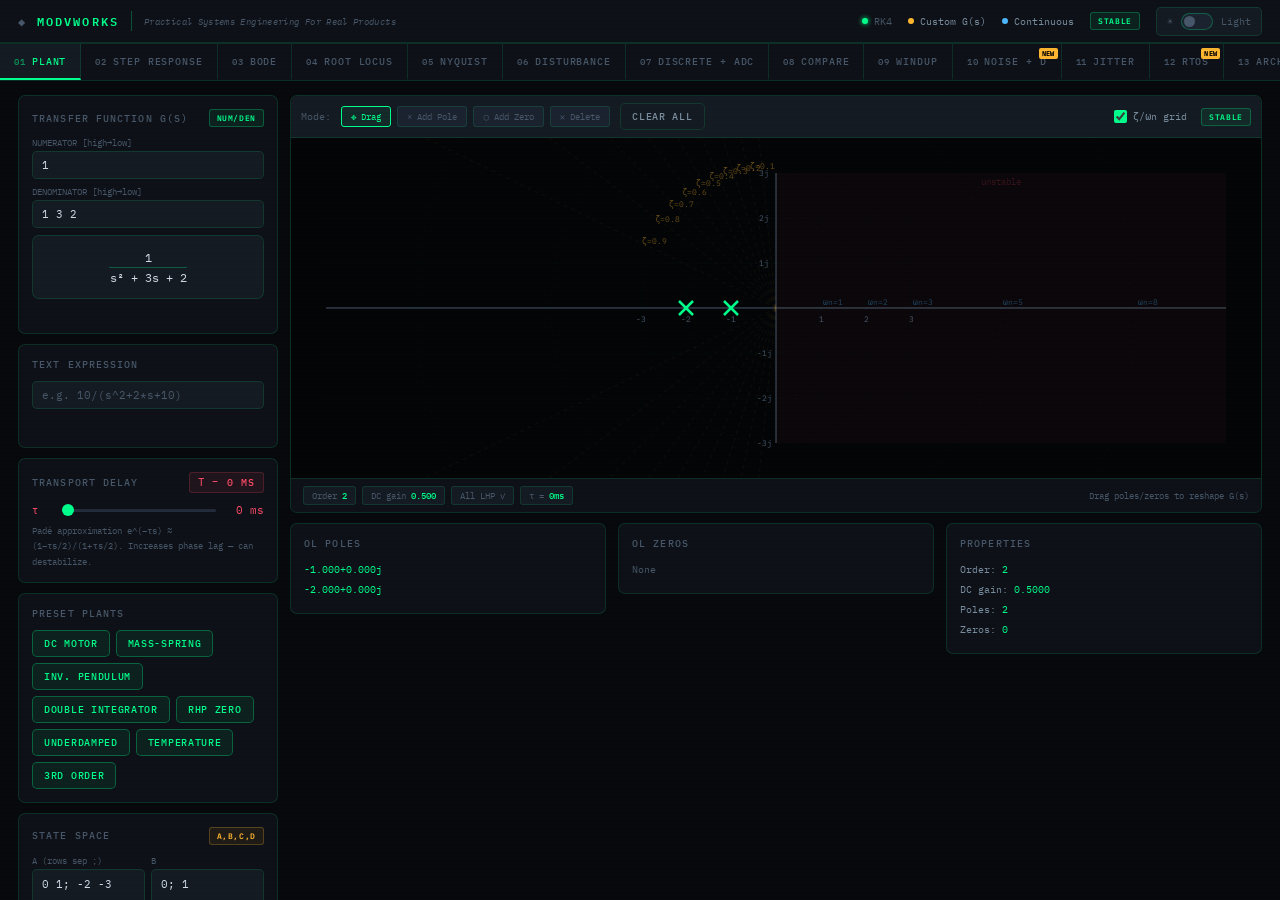
<file: lab.html>
<!DOCTYPE html>
<html lang="en" data-theme="dark">
<head>
<meta charset="UTF-8">
<meta name="viewport" content="width=device-width, initial-scale=1.0">
<title>ModvWorks — Control Systems Laboratory v4.0</title>
<link href="https://fonts.googleapis.com/css2?family=IBM+Plex+Mono:wght@300;400;500;600&family=IBM+Plex+Sans:wght@300;400;500;600&display=swap" rel="stylesheet">
<style>
*{box-sizing:border-box;margin:0;padding:0}

/* ── DARK THEME (default) ─────────────────────────────── */
:root,[data-theme="dark"]{
  --bg:#07090c;--bg2:#0e1117;--bg3:#151b22;--bg4:#1b2330;--bg5:#222c3a;
  --border:rgba(0,255,140,0.13);--border2:rgba(0,255,140,0.28);--border3:rgba(0,255,140,0.45);
  --green:#00ff8c;--green-dim:rgba(0,255,140,0.55);--green-ghost:rgba(0,255,140,0.07);
  --amber:#ffb830;--amber-ghost:rgba(255,184,48,0.07);
  --blue:#4db8ff;--blue-ghost:rgba(77,184,255,0.07);
  --red:#ff4d6a;--red-ghost:rgba(255,77,106,0.07);
  --purple:#c084fc;--purple-ghost:rgba(192,132,252,0.07);
  --cyan:#00e5ff;--cyan-ghost:rgba(0,229,255,0.07);
  --text:#d0dce8;--text2:#7a8fa0;--text3:#48586a;
  --scope-bg:#030507;--scope-grid:rgba(0,255,140,0.04);
  --mono:'IBM Plex Mono',monospace;--sans:'IBM Plex Sans',sans-serif;
  --r:5px;--r2:7px;
  --shadow:0 2px 12px rgba(0,0,0,0.5);
}

/* ── LIGHT THEME ──────────────────────────────────────── */
[data-theme="light"]{
  --bg:#f0f4f8;--bg2:#ffffff;--bg3:#e8edf3;--bg4:#dce3ec;--bg5:#cfd8e3;
  --border:rgba(0,150,80,0.18);--border2:rgba(0,150,80,0.35);--border3:rgba(0,150,80,0.55);
  --green:#007a45;--green-dim:rgba(0,122,69,0.6);--green-ghost:rgba(0,122,69,0.07);
  --amber:#c47a00;--amber-ghost:rgba(196,122,0,0.07);
  --blue:#1a6fa8;--blue-ghost:rgba(26,111,168,0.07);
  --red:#c0263f;--red-ghost:rgba(192,38,63,0.07);
  --purple:#7c3aed;--purple-ghost:rgba(124,58,237,0.07);
  --cyan:#0077a8;--cyan-ghost:rgba(0,119,168,0.07);
  --text:#1a2535;--text2:#445566;--text3:#8899aa;
  --scope-bg:#1a2535;--scope-grid:rgba(0,200,120,0.08);
  --shadow:0 2px 12px rgba(0,0,0,0.12);
}

html,body{height:100%;overflow:hidden;font-size:15px}
body{background:var(--bg);color:var(--text);font-family:var(--sans);display:flex;flex-direction:column;transition:background .25s,color .25s}

/* scanline only in dark */
[data-theme="dark"] body::before{content:'';position:fixed;inset:0;background:repeating-linear-gradient(0deg,transparent,transparent 2px,rgba(0,0,0,0.022) 2px,rgba(0,0,0,0.022) 4px);pointer-events:none;z-index:9999}

/* ── HEADER ──────────────────────────────────────────── */
.hdr{background:var(--bg2);border-bottom:2px solid var(--border);padding:0 18px;height:44px;display:flex;align-items:center;justify-content:space-between;flex-shrink:0;box-shadow:var(--shadow)}
.hdr-brand{display:flex;align-items:center;gap:12px}
.brand-logo{font-family:var(--mono);font-size:12px;font-weight:600;letter-spacing:.18em;color:var(--green);text-transform:uppercase}
.brand-sep{width:1px;height:20px;background:var(--border2)}
.brand-sub{font-family:var(--mono);font-size:10px;letter-spacing:.1em;color:var(--text3);text-transform:uppercase}
.hdr-right{display:flex;align-items:center;gap:16px}
.si{display:flex;align-items:center;gap:6px;font-family:var(--mono);font-size:10px;color:var(--text3)}
.sd{width:6px;height:6px;border-radius:50%;flex-shrink:0}
.sd-g{background:var(--green);box-shadow:0 0 5px var(--green)}
.sd-a{background:var(--amber)}.sd-b{background:var(--blue)}
@keyframes blink{0%,100%{opacity:1}50%{opacity:.25}}
.sd-blink{animation:blink 2s ease-in-out infinite}

/* ── THEME TOGGLE ───────────────────────────────────── */
.theme-toggle{display:flex;align-items:center;gap:8px;font-family:var(--mono);font-size:10px;color:var(--text3);cursor:pointer;user-select:none;padding:5px 10px;border:1px solid var(--border);border-radius:var(--r);background:var(--bg3);transition:all .15s}
.theme-toggle:hover{border-color:var(--border2);color:var(--text)}
.toggle-track{width:32px;height:17px;border-radius:9px;background:var(--bg4);border:1px solid var(--border2);position:relative;transition:background .2s}
.toggle-track.on{background:var(--green-ghost);border-color:var(--border3)}
.toggle-thumb{width:11px;height:11px;border-radius:50%;background:var(--text3);position:absolute;top:2px;left:2px;transition:all .2s}
.toggle-track.on .toggle-thumb{left:17px;background:var(--green)}

/* ── TABS ───────────────────────────────────────────── */
.tabbar{background:var(--bg2);border-bottom:1px solid var(--border);display:flex;align-items:stretch;flex-shrink:0;overflow-x:auto;scrollbar-width:none}
.tabbar::-webkit-scrollbar{display:none}
.tab{font-family:var(--mono);font-size:10px;font-weight:500;letter-spacing:.09em;color:var(--text3);padding:0 14px;height:36px;cursor:pointer;border-bottom:2px solid transparent;border-right:1px solid var(--border);white-space:nowrap;transition:all .15s;text-transform:uppercase;display:flex;align-items:center;gap:6px;user-select:none}
.tab:hover{color:var(--text2);background:var(--bg3)}
.tab.active{color:var(--green);border-bottom-color:var(--green);background:var(--bg3)}
.ti{color:var(--text3);font-size:9px}.tab.active .ti{color:var(--green-dim)}
.tab.new-feat{position:relative}
.tab.new-feat::after{content:'NEW';font-size:7px;position:absolute;top:4px;right:3px;background:var(--amber);color:#000;padding:1px 3px;border-radius:2px;font-weight:700;letter-spacing:.05em}

/* ── LAYOUT ─────────────────────────────────────────── */
.workspace{flex:1;overflow:hidden;display:flex;flex-direction:column}
.panel{display:none;flex:1;overflow-y:auto;padding:14px 18px;gap:12px}
.panel.active{display:flex;flex-direction:column}
.row{display:flex;gap:12px;align-items:flex-start;min-width:0}
.col{display:flex;flex-direction:column;gap:10px;min-width:0}

/* ── CARD ───────────────────────────────────────────── */
.card{background:var(--bg2);border:1px solid var(--border);border-radius:var(--r2);padding:13px;min-width:0;transition:background .25s,border-color .25s}
.ctitle{font-family:var(--mono);font-size:10px;font-weight:500;letter-spacing:.11em;color:var(--text3);text-transform:uppercase;margin-bottom:10px;display:flex;align-items:center;justify-content:space-between;gap:6px}
.badge{display:inline-flex;align-items:center;padding:2px 7px;border-radius:3px;font-family:var(--mono);font-size:8px;font-weight:600;letter-spacing:.08em;text-transform:uppercase;white-space:nowrap}
.bg{background:var(--green-ghost);color:var(--green);border:1px solid var(--border2)}
.ba{background:var(--amber-ghost);color:var(--amber);border:1px solid rgba(255,184,48,.25)}
.bb{background:var(--blue-ghost);color:var(--blue);border:1px solid rgba(77,184,255,.25)}
.bp{background:var(--purple-ghost);color:var(--purple);border:1px solid rgba(192,132,252,.25)}
.br{background:var(--red-ghost);color:var(--red);border:1px solid rgba(255,77,106,.25)}
.bc{background:var(--cyan-ghost);color:var(--cyan);border:1px solid rgba(0,229,255,.25)}
.stab-s{background:var(--green-ghost);color:var(--green);border:1px solid var(--border2)}
.stab-m{background:var(--amber-ghost);color:var(--amber);border:1px solid rgba(255,184,48,.25)}
.stab-u{background:var(--red-ghost);color:var(--red);border:1px solid rgba(255,77,106,.25)}

/* ── GAIN ROWS ──────────────────────────────────────── */
.gr{display:flex;align-items:center;gap:8px;margin-bottom:6px}
.gl{font-family:var(--mono);font-size:12px;font-weight:500;width:26px;flex-shrink:0}
.gl-kp{color:var(--green)}.gl-ki{color:var(--amber)}.gl-kd{color:var(--blue)}.gl-n{color:var(--purple)}
input[type=range]{-webkit-appearance:none;flex:1;height:3px;border-radius:2px;background:var(--bg5);outline:none;cursor:pointer}
input[type=range]::-webkit-slider-thumb{-webkit-appearance:none;width:12px;height:12px;border-radius:50%;background:var(--green);cursor:pointer;transition:transform .1s}
input[type=range]::-webkit-slider-thumb:hover{transform:scale(1.3)}
.gv{font-family:var(--mono);font-size:11px;color:var(--text);min-width:40px;text-align:right}

/* ── TEXT INPUTS ────────────────────────────────────── */
input[type=text],input[type=number],textarea,select{background:var(--bg3);border:1px solid var(--border);color:var(--text);font-family:var(--mono);font-size:11px;padding:6px 9px;border-radius:var(--r);outline:none;transition:border-color .15s,background .25s,color .25s}
input[type=text]:focus,textarea:focus,select:focus{border-color:var(--border2)}
input[type=text]::placeholder,textarea::placeholder{color:var(--text3)}
select{cursor:pointer;width:100%}
textarea{resize:vertical;width:100%;line-height:1.6}
label{font-family:var(--mono);font-size:10px;color:var(--text2)}

/* ── BUTTONS ────────────────────────────────────────── */
.btn{font-family:var(--mono);font-size:10px;font-weight:500;letter-spacing:.07em;text-transform:uppercase;padding:6px 11px;border:1px solid var(--border);border-radius:var(--r);background:var(--bg3);color:var(--text2);cursor:pointer;transition:all .15s;white-space:nowrap}
.btn:hover{border-color:var(--border2);color:var(--text)}
.btn-g{border-color:rgba(0,255,140,.3);color:var(--green);background:var(--green-ghost)}
.btn-g:hover{border-color:var(--green);background:rgba(0,255,140,.12)}
.btn-a{border-color:rgba(255,184,48,.3);color:var(--amber);background:var(--amber-ghost)}
.btn-b{border-color:rgba(77,184,255,.3);color:var(--blue);background:var(--blue-ghost)}
.btn-b:hover{border-color:var(--blue);background:rgba(77,184,255,.12)}
.btn-r{border-color:rgba(255,77,106,.3);color:var(--red);background:var(--red-ghost)}
.btn-p{border-color:rgba(192,132,252,.3);color:var(--purple);background:var(--purple-ghost)}
.btn-c{border-color:rgba(0,229,255,.3);color:var(--cyan);background:var(--cyan-ghost)}
.btn.on{border-color:var(--green);color:var(--green);background:var(--green-ghost)}
.brow{display:flex;gap:6px;flex-wrap:wrap}

/* ── METRICS ────────────────────────────────────────── */
.metrics{display:grid;grid-template-columns:1fr 1fr;gap:6px}
.metric{background:var(--bg3);border:1px solid var(--border);border-radius:var(--r);padding:8px 10px;transition:background .25s}
.ml{font-family:var(--mono);font-size:9px;letter-spacing:.08em;color:var(--text3);text-transform:uppercase}
.mv{font-family:var(--mono);font-size:16px;font-weight:500;color:var(--green);margin-top:2px;line-height:1}
.mv.warn{color:var(--amber)}.mv.danger{color:var(--red)}.mv.info{color:var(--blue)}.mv.purple{color:var(--purple)}
.sp2{grid-column:span 2}

/* ── CANVAS / SCOPE ─────────────────────────────────── */
.scope{background:var(--scope-bg);border:1px solid var(--border);border-radius:var(--r2);overflow:hidden;transition:background .25s}
canvas{display:block;width:100%}
.sleg{display:flex;gap:10px;flex-wrap:wrap;padding:6px 12px;border-top:1px solid var(--border);background:var(--bg2)}
.li{display:flex;align-items:center;gap:5px;font-family:var(--mono);font-size:9px;color:var(--text3)}
.ll{width:16px;height:2px;border-radius:1px}

/* ── TF display ─────────────────────────────────────── */
.tfd{background:var(--bg3);border:1px solid var(--border);border-radius:var(--r2);padding:11px;margin-top:7px;text-align:center;transition:background .25s}
.tffrac{display:inline-flex;flex-direction:column;align-items:center}
.tfn,.tfd2{font-family:var(--mono);font-size:12px;color:var(--text);padding:2px 10px}
.tfbar{width:80%;height:1px;background:var(--border2)}
.tferr{font-family:var(--mono);font-size:10px;color:var(--red);margin-top:5px;min-height:16px}

/* ── CHIPS ──────────────────────────────────────────── */
.chips{display:flex;gap:6px;flex-wrap:wrap}
.chip{font-family:var(--mono);font-size:9px;padding:3px 8px;border-radius:3px;background:var(--bg3);border:1px solid var(--border);color:var(--text3)}
.chip span{color:var(--green);font-weight:500}

/* ── COMPARE TABLE ──────────────────────────────────── */
.ctbl{width:100%;border-collapse:collapse}
.ctbl th,.ctbl td{font-family:var(--mono);font-size:10px;padding:6px 8px;border-bottom:1px solid var(--border);text-align:left}
.ctbl th{color:var(--text3);text-transform:uppercase;letter-spacing:.07em}
.ctbl tr:hover td{background:var(--bg3)}

/* ── PROGRESS ───────────────────────────────────────── */
.ptrack{height:3px;background:var(--bg5);border-radius:2px;overflow:hidden}
.pfill{height:100%;background:var(--green);border-radius:2px;transition:width .1s}

/* ── SCROLLBAR ──────────────────────────────────────── */
::-webkit-scrollbar{width:5px;height:5px}
::-webkit-scrollbar-thumb{background:var(--border2);border-radius:3px}

/* ── JSON BOX ───────────────────────────────────────── */
.jbox{background:var(--bg3);border:1px solid var(--border);border-radius:var(--r);font-family:var(--mono);font-size:10px;color:var(--green);padding:11px;width:100%;min-height:120px;resize:vertical;line-height:1.6}

/* ── DRAGGABLE POLE-ZERO CANVAS ─────────────────────── */
.pz-canvas-wrap{position:relative;cursor:crosshair}
.pz-canvas-wrap canvas{display:block;width:100%}
.pz-toolbar{display:flex;gap:6px;align-items:center;flex-wrap:wrap;padding:7px 10px;background:var(--bg3);border-bottom:1px solid var(--border)}
.pz-mode-btn{font-family:var(--mono);font-size:9px;padding:4px 9px;border:1px solid var(--border);border-radius:3px;background:var(--bg4);color:var(--text3);cursor:pointer;transition:all .15s}
.pz-mode-btn.on{border-color:var(--green);color:var(--green);background:var(--green-ghost)}
.pz-mode-btn.zero-mode.on{border-color:var(--blue);color:var(--blue);background:var(--blue-ghost)}
.pz-mode-btn.del-mode.on{border-color:var(--red);color:var(--red);background:var(--red-ghost)}

/* ── RTOS TIMELINE ──────────────────────────────────── */
.rtos-task-row{display:flex;align-items:center;gap:8px;margin-bottom:7px}
.rtos-task-label{font-family:var(--mono);font-size:10px;color:var(--text2);width:110px;flex-shrink:0}
.rtos-bar-track{flex:1;height:22px;background:var(--bg4);border-radius:3px;position:relative;overflow:visible}

/* ── NOISE/DERIV LAB ────────────────────────────────── */
.sig-compare{display:grid;grid-template-columns:1fr 1fr;gap:8px}

/* ── ADC QUANTIZATION ───────────────────────────────── */
.adc-steps{display:flex;gap:6px;flex-wrap:wrap;margin-top:6px}
.adc-btn{font-family:var(--mono);font-size:10px;padding:5px 9px;border:1px solid var(--border);border-radius:3px;background:var(--bg3);color:var(--text2);cursor:pointer;transition:all .15s}
.adc-btn.on{border-color:var(--purple);color:var(--purple);background:var(--purple-ghost)}

/* ── GRID OVERLAY TOGGLE ─────────────────────────────── */
.overlay-toggle{display:flex;align-items:center;gap:6px;font-family:var(--mono);font-size:10px;color:var(--text2);cursor:pointer}
input[type=checkbox]{width:13px;height:13px;cursor:pointer;accent-color:var(--green)}

/* ── DELAY BADGE ─────────────────────────────────────── */
.delay-indicator{font-family:var(--mono);font-size:10px;padding:3px 8px;border-radius:3px;background:rgba(255,77,106,.08);border:1px solid rgba(255,77,106,.2);color:var(--red)}
</style>
</head>
<body>
<!-- HEADER -->
<div class="hdr">
  <div class="hdr-brand">
    <span class="brand-logo"><span style="color:var(--text3)">◆</span> ModvWorks</span>
    <div class="brand-sep"></div>
    <span class="brand-sub" style="font-size:9px;letter-spacing:.04em;text-transform:none;font-style:italic">Practical Systems Engineering For Real Products</span>
  </div>
  <div class="hdr-right">
    <div class="si"><span class="sd sd-g sd-blink"></span>RK4</div>
    <div class="si"><span class="sd sd-a"></span><span id="hdr-plant" style="color:var(--text2)">Custom G(s)</span></div>
    <div class="si"><span class="sd sd-b"></span><span id="hdr-mode" style="color:var(--text2)">Continuous</span></div>
    <span id="hdr-stab" class="badge stab-s">Stable</span>
    <div class="theme-toggle" onclick="toggleTheme()" title="Toggle light/dark theme">
      <span id="theme-icon">☀</span>
      <div class="toggle-track" id="theme-track"><div class="toggle-thumb"></div></div>
      <span id="theme-lbl">Light</span>
    </div>
  </div>
</div>

<!-- TABS -->
<div class="tabbar">
  <div class="tab active" onclick="T(0)"><span class="ti">01</span>Plant</div>
  <div class="tab" onclick="T(1)"><span class="ti">02</span>Step Response</div>
  <div class="tab" onclick="T(2)"><span class="ti">03</span>Bode</div>
  <div class="tab" onclick="T(3)"><span class="ti">04</span>Root Locus</div>
  <div class="tab" onclick="T(4)"><span class="ti">05</span>Nyquist</div>
  <div class="tab" onclick="T(5)"><span class="ti">06</span>Disturbance</div>
  <div class="tab" onclick="T(6)"><span class="ti">07</span>Discrete + ADC</div>
  <div class="tab" onclick="T(7)"><span class="ti">08</span>Compare</div>
  <div class="tab" onclick="T(8)"><span class="ti">09</span>Windup</div>
  <div class="tab new-feat" onclick="T(9)"><span class="ti">10</span>Noise + D</div>
  <div class="tab" onclick="T(10)"><span class="ti">11</span>Jitter</div>
  <div class="tab new-feat" onclick="T(11)"><span class="ti">12</span>RTOS</div>
  <div class="tab" onclick="T(12)"><span class="ti">13</span>Architecture</div>
  <div class="tab" onclick="T(13)"><span class="ti">14</span>Export</div>
</div>
<div class="workspace">

<!-- ══════════════════════════════════════════════════════════ -->
<!-- PANEL 0: PLANT — with draggable pole-zero editor          -->
<!-- ══════════════════════════════════════════════════════════ -->
<div class="panel active" id="p0">
  <div class="row">
    <div class="col" style="width:260px;flex-shrink:0">
      <div class="card">
        <div class="ctitle">Transfer Function G(s) <span class="badge bg">Num/Den</span></div>
        <div style="margin-bottom:7px">
          <div style="font-family:var(--mono);font-size:9px;color:var(--text3);margin-bottom:3px">NUMERATOR [high→low]</div>
          <input type="text" id="tf-num" value="1" style="width:100%" oninput="parseTF()">
        </div>
        <div style="margin-bottom:7px">
          <div style="font-family:var(--mono);font-size:9px;color:var(--text3);margin-bottom:3px">DENOMINATOR [high→low]</div>
          <input type="text" id="tf-den" value="1 3 2" style="width:100%" oninput="parseTF()">
        </div>
        <div class="tfd"><div class="tffrac">
          <div class="tfn" id="tf-nd">1</div>
          <div class="tfbar"></div>
          <div class="tfd2" id="tf-dd">s² + 3s + 2</div>
        </div></div>
        <div class="tferr" id="tf-err"></div>
      </div>

      <div class="card">
        <div class="ctitle">Text Expression</div>
        <input type="text" id="tf-expr" value="" placeholder="e.g. 10/(s^2+2*s+10)" style="width:100%;margin-bottom:4px" oninput="parseExpr()">
        <div class="tferr" id="expr-err"></div>
      </div>

      <div class="card">
        <div class="ctitle">Transport Delay <span id="delay-badge" class="delay-indicator">τ = 0 ms</span></div>
        <div class="gr">
          <span style="font-family:var(--mono);font-size:10px;color:var(--red);width:22px">τ</span>
          <input type="range" id="delay-ms" min="0" max="200" step="5" value="0" oninput="updDelay()">
          <span class="gv" id="delay-ms-v" style="color:var(--red)">0 ms</span>
        </div>
        <div style="font-family:var(--mono);font-size:9px;color:var(--text3);line-height:1.7">Padé approximation e^(−τs) ≈ (1−τs/2)/(1+τs/2). Increases phase lag — can destabilize.</div>
      </div>

      <div class="card">
        <div class="ctitle">Preset Plants</div>
        <div class="brow">
          <button class="btn btn-g" onclick="loadP('motor')">DC Motor</button>
          <button class="btn btn-g" onclick="loadP('msd')">Mass-Spring</button>
          <button class="btn btn-g" onclick="loadP('pend')">Inv. Pendulum</button>
          <button class="btn btn-g" onclick="loadP('integ')">Double Integrator</button>
          <button class="btn btn-g" onclick="loadP('rhp')">RHP Zero</button>
          <button class="btn btn-g" onclick="loadP('under')">Underdamped</button>
          <button class="btn btn-g" onclick="loadP('temp')">Temperature</button>
          <button class="btn btn-g" onclick="loadP('h3')">3rd Order</button>
        </div>
      </div>

      <div class="card">
        <div class="ctitle">State Space <span class="badge ba">A,B,C,D</span></div>
        <div style="display:grid;grid-template-columns:1fr 1fr;gap:6px">
          <div><div style="font-family:var(--mono);font-size:9px;color:var(--text3);margin-bottom:3px">A (rows sep ;)</div><textarea id="ss-A" rows="3">0 1; -2 -3</textarea></div>
          <div><div style="font-family:var(--mono);font-size:9px;color:var(--text3);margin-bottom:3px">B</div><textarea id="ss-B" rows="3">0; 1</textarea></div>
          <div><div style="font-family:var(--mono);font-size:9px;color:var(--text3);margin-bottom:3px">C</div><textarea id="ss-C" rows="2">1 0</textarea></div>
          <div><div style="font-family:var(--mono);font-size:9px;color:var(--text3);margin-bottom:3px">D</div><textarea id="ss-D" rows="2">0</textarea></div>
        </div>
        <button class="btn btn-a" style="margin-top:8px;width:100%" onclick="loadSS()">Load → Convert to TF</button>
        <div class="tferr" id="ss-err"></div>
      </div>
    </div>

    <!-- Right: interactive draggable pole-zero editor -->
    <div class="col" style="flex:1;min-width:0">
      <div class="card" style="padding:0;overflow:hidden">
        <div class="pz-toolbar">
          <span style="font-family:var(--mono);font-size:10px;color:var(--text3);margin-right:4px">Mode:</span>
          <button class="pz-mode-btn on" id="pz-drag-btn" onclick="setPZMode('drag')">✥ Drag</button>
          <button class="pz-mode-btn" id="pz-pole-btn" onclick="setPZMode('pole')">× Add Pole</button>
          <button class="pz-mode-btn zero-mode" id="pz-zero-btn" onclick="setPZMode('zero')">○ Add Zero</button>
          <button class="pz-mode-btn del-mode" id="pz-del-btn" onclick="setPZMode('delete')">✕ Delete</button>
          <button class="btn" style="margin-left:4px" onclick="pzClear()">Clear all</button>
          <div style="flex:1"></div>
          <label class="overlay-toggle"><input type="checkbox" id="pz-grid-zeta" checked onchange="drawPZ()"> ζ/ωn grid</label>
          <span id="pz-stab" class="badge stab-s" style="margin-left:8px">Stable</span>
        </div>
        <div class="pz-canvas-wrap" id="pz-wrap">
          <canvas id="c-pz" height="340"
            onmousedown="pzMouseDown(event)"
            onmousemove="pzMouseMove(event)"
            onmouseup="pzMouseUp(event)"
            onmouseleave="pzMouseUp(event)"
            ondblclick="pzDblClick(event)"></canvas>
        </div>
        <div style="padding:7px 12px;background:var(--bg2);border-top:1px solid var(--border);display:flex;gap:10px;align-items:center">
          <div class="chips" id="pz-chips" style="flex:1"></div>
          <div style="font-family:var(--mono);font-size:9px;color:var(--text3)">Drag poles/zeros to reshape G(s)</div>
        </div>
      </div>
      <div class="row">
        <div class="card" style="flex:1"><div class="ctitle">OL Poles</div><div id="ol-poles" style="font-family:var(--mono);font-size:10px;color:var(--text2);line-height:2"></div></div>
        <div class="card" style="flex:1"><div class="ctitle">OL Zeros</div><div id="ol-zeros" style="font-family:var(--mono);font-size:10px;color:var(--text2);line-height:2"></div></div>
        <div class="card" style="flex:1"><div class="ctitle">Properties</div><div id="sys-props" style="font-family:var(--mono);font-size:10px;color:var(--text2);line-height:2"></div></div>
      </div>
    </div>
  </div>
</div>

<!-- PANEL 1: STEP RESPONSE -->
<div class="panel" id="p1">
  <div class="row">
    <div class="col" style="width:205px;flex-shrink:0">
      <div class="card">
        <div class="ctitle">Controller</div>
        <select id="ctrl-type" onchange="updStep()" style="margin-bottom:9px">
          <option value="P">P — Proportional</option>
          <option value="PI">PI</option>
          <option value="PD">PD</option>
          <option value="PID" selected>PID — Full</option>
          <option value="lead">Lead</option>
          <option value="lag">Lag</option>
        </select>
        <div class="gr"><span class="gl gl-kp">Kp</span><input type="range" id="kp" min="0" max="25" step="0.1" value="4" oninput="updStep()"><span class="gv" id="kp-v">4.0</span></div>
        <div class="gr" id="row-ki"><span class="gl gl-ki">Ki</span><input type="range" id="ki" min="0" max="10" step="0.05" value="0.8" oninput="updStep()"><span class="gv" id="ki-v">0.80</span></div>
        <div class="gr" id="row-kd"><span class="gl gl-kd">Kd</span><input type="range" id="kd" min="0" max="5" step="0.05" value="0.5" oninput="updStep()"><span class="gv" id="kd-v">0.50</span></div>
      </div>
      <div class="card">
        <div class="ctitle">Simulation</div>
        <div class="gr"><span style="font-family:var(--mono);font-size:10px;color:var(--text3);width:22px">T</span><input type="range" id="sim-T" min="2" max="30" step="0.5" value="10" oninput="updStep()"><span class="gv" id="sim-T-v">10s</span></div>
        <div class="gr"><span style="font-family:var(--mono);font-size:10px;color:var(--text3);width:22px">σ</span><input type="range" id="noise" min="0" max="1" step="0.01" value="0" oninput="updStep()"><span class="gv" id="noise-v">0.00</span></div>
      </div>
      <div class="metrics">
        <div class="metric"><div class="ml">Overshoot</div><div class="mv" id="m-os">—</div></div>
        <div class="metric"><div class="ml">Settling</div><div class="mv" id="m-ts">—</div></div>
        <div class="metric"><div class="ml">Rise</div><div class="mv" id="m-tr">—</div></div>
        <div class="metric"><div class="ml">Peak t</div><div class="mv" id="m-tp">—</div></div>
        <div class="metric"><div class="ml">SS Error</div><div class="mv" id="m-sse">—</div></div>
        <div class="metric"><div class="ml">Peak val</div><div class="mv" id="m-peak">—</div></div>
      </div>
    </div>
    <div class="col" style="flex:1;min-width:0;gap:7px">
      <div class="scope"><canvas id="c-step" height="220"></canvas>
        <div class="sleg">
          <div class="li"><div class="ll" style="border-top:1.5px dashed var(--green-dim)"></div>r(t)</div>
          <div class="li"><div class="ll" style="background:var(--green)"></div>y(t)</div>
          <div class="li"><div class="ll" style="background:var(--red)"></div>e(t)</div>
        </div>
      </div>
      <div class="scope"><canvas id="c-u" height="100"></canvas>
        <div class="sleg"><div class="li"><div class="ll" style="background:var(--blue)"></div>u(t) control effort</div></div>
      </div>
    </div>
  </div>
</div>

<!-- PANEL 2: BODE -->
<div class="panel" id="p2">
  <div class="row">
    <div class="col" style="width:195px;flex-shrink:0">
      <div class="card">
        <div class="ctitle">PID Gains</div>
        <div class="gr"><span class="gl gl-kp">Kp</span><input type="range" id="bd-kp" min="0.1" max="20" step="0.1" value="4" oninput="updBode()"><span class="gv" id="bd-kp-v">4.0</span></div>
        <div class="gr"><span class="gl gl-ki">Ki</span><input type="range" id="bd-ki" min="0" max="8" step="0.05" value="0.8" oninput="updBode()"><span class="gv" id="bd-ki-v">0.80</span></div>
        <div class="gr"><span class="gl gl-kd">Kd</span><input type="range" id="bd-kd" min="0" max="4" step="0.05" value="0.5" oninput="updBode()"><span class="gv" id="bd-kd-v">0.50</span></div>
      </div>
      <div class="metrics">
        <div class="metric sp2"><div class="ml">Gain Margin</div><div class="mv" id="bd-gm">—</div></div>
        <div class="metric sp2"><div class="ml">Phase Margin</div><div class="mv" id="bd-pm">—</div></div>
        <div class="metric sp2"><div class="ml">Crossover ω</div><div class="mv info" id="bd-wc">—</div></div>
        <div class="metric sp2"><div class="ml">Stability</div><div id="bd-stab" class="badge stab-s" style="margin-top:5px">Stable</div></div>
      </div>
    </div>
    <div class="col" style="flex:1;min-width:0;gap:7px">
      <div class="card" style="padding:9px 11px"><div class="ctitle" style="margin-bottom:5px">Magnitude (dB)<span id="bd-gm-lbl" style="font-family:var(--mono);font-size:9px;color:var(--amber);float:right"></span></div><div class="scope"><canvas id="c-bm" height="130"></canvas></div></div>
      <div class="card" style="padding:9px 11px"><div class="ctitle" style="margin-bottom:5px">Phase (°)<span id="bd-pm-lbl" style="font-family:var(--mono);font-size:9px;color:var(--amber);float:right"></span></div><div class="scope"><canvas id="c-bp" height="130"></canvas></div></div>
    </div>
  </div>
</div>

<!-- PANEL 3: ROOT LOCUS with zeta/wn grid -->
<div class="panel" id="p3">
  <div class="col" style="gap:9px">
    <div class="card" style="padding:9px 13px">
      <div style="display:flex;align-items:center;gap:10px;flex-wrap:wrap">
        <span style="font-family:var(--mono);font-size:10px;color:var(--text3)">Sweep:</span>
        <select id="rl-par" style="width:72px" onchange="rlReset()"><option value="kp">Kp</option><option value="ki">Ki</option><option value="kd">Kd</option></select>
        <span style="font-family:var(--mono);font-size:10px;color:var(--text3)">Ki:</span>
        <input type="range" id="rl-ki" min="0" max="5" step="0.05" value="0.5" oninput="document.getElementById('rl-ki-v').textContent=parseFloat(this.value).toFixed(2);rlReset()" style="width:70px">
        <span class="gv" id="rl-ki-v">0.50</span>
        <span style="font-family:var(--mono);font-size:10px;color:var(--text3)">Kd:</span>
        <input type="range" id="rl-kd" min="0" max="3" step="0.05" value="0.3" oninput="document.getElementById('rl-kd-v').textContent=parseFloat(this.value).toFixed(2);rlReset()" style="width:70px">
        <span class="gv" id="rl-kd-v">0.30</span>
        <span style="font-family:var(--mono);font-size:10px;color:var(--text3)">Speed:</span>
        <input type="range" id="rl-spd" min="1" max="10" step="1" value="3" style="width:60px">
        <button class="btn btn-g" id="rl-play" onclick="rlToggle()">▶ Play</button>
        <button class="btn" onclick="rlReset()">↺ Reset</button>
        <span id="rl-kp-lbl" style="font-family:var(--mono);font-size:11px;color:var(--green)">Kp = 0.0</span>
        <div style="flex:1"></div>
        <label class="overlay-toggle"><input type="checkbox" id="rl-grid-zeta" checked onchange="rlRedraw()"> ζ/ωn grid</label>
      </div>
    </div>
    <div class="scope" style="flex:1"><canvas id="c-rl" height="390" style="width:100%"></canvas></div>
    <div class="chips">
      <div class="chip">× OL poles</div><div class="chip">○ OL zeros</div><div class="chip">● CL poles</div>
      <div class="chip">dashed arcs = const ωn</div><div class="chip">radial lines = const ζ</div>
    </div>
  </div>
</div>

<!-- PANEL 4: NYQUIST -->
<div class="panel" id="p4">
  <div class="row">
    <div class="col" style="width:195px;flex-shrink:0">
      <div class="card">
        <div class="ctitle">PID Gains</div>
        <div class="gr"><span class="gl gl-kp">Kp</span><input type="range" id="ny-kp" min="0.1" max="20" step="0.1" value="4" oninput="updNy()"><span class="gv" id="ny-kp-v">4.0</span></div>
        <div class="gr"><span class="gl gl-ki">Ki</span><input type="range" id="ny-ki" min="0" max="8" step="0.05" value="0.8" oninput="updNy()"><span class="gv" id="ny-ki-v">0.80</span></div>
        <div class="gr"><span class="gl gl-kd">Kd</span><input type="range" id="ny-kd" min="0" max="4" step="0.05" value="0.5" oninput="updNy()"><span class="gv" id="ny-kd-v">0.50</span></div>
      </div>
      <div class="metrics">
        <div class="metric sp2"><div class="ml">Encirclements of (−1,0)</div><div class="mv" id="ny-enc">0</div></div>
        <div class="metric sp2"><div class="ml">Min distance to −1</div><div class="mv" id="ny-dist">—</div></div>
        <div class="metric sp2"><div class="ml">Stability</div><div id="ny-stab" class="badge stab-s" style="margin-top:5px">Stable</div></div>
      </div>
    </div>
    <div class="col" style="flex:1;min-width:0"><div class="scope"><canvas id="c-ny" height="390" style="width:100%"></canvas></div></div>
  </div>
</div>

<!-- PANEL 5: DISTURBANCE -->
<div class="panel" id="p5">
  <div class="row">
    <div class="col" style="width:205px;flex-shrink:0">
      <div class="card">
        <div class="ctitle">PID Gains</div>
        <div class="gr"><span class="gl gl-kp">Kp</span><input type="range" id="dkp" min="0" max="20" step="0.1" value="4" oninput="updDist()"><span class="gv" id="dkp-v">4.0</span></div>
        <div class="gr"><span class="gl gl-ki">Ki</span><input type="range" id="dki" min="0" max="10" step="0.05" value="1" oninput="updDist()"><span class="gv" id="dki-v">1.00</span></div>
        <div class="gr"><span class="gl gl-kd">Kd</span><input type="range" id="dkd" min="0" max="5" step="0.05" value="0.5" oninput="updDist()"><span class="gv" id="dkd-v">0.50</span></div>
      </div>
      <div class="card">
        <div class="ctitle">Disturbance</div>
        <select id="dist-type" onchange="updDist()" style="margin-bottom:8px"><option value="none" selected>None</option><option value="step">Step</option><option value="impulse">Impulse</option><option value="ramp">Ramp</option><option value="sine">Sinusoidal</option></select>
        <div class="gr"><span style="font-family:var(--mono);font-size:10px;color:var(--text3);width:28px">Amp</span><input type="range" id="dist-amp" min="0" max="2" step="0.05" value="0.5" oninput="updDist()"><span class="gv" id="dist-amp-v">0.50</span></div>
        <div class="gr"><span style="font-family:var(--mono);font-size:10px;color:var(--text3);width:28px">t₀</span><input type="range" id="dist-t0" min="0" max="8" step="0.1" value="3" oninput="updDist()"><span class="gv" id="dist-t0-v">3.0s</span></div>
        <div class="gr" id="dist-freq-row"><span style="font-family:var(--mono);font-size:10px;color:var(--text3);width:28px">ω</span><input type="range" id="dist-freq" min="0.1" max="10" step="0.1" value="2" oninput="updDist()"><span class="gv" id="dist-freq-v">2.0</span></div>
        <div style="font-family:var(--mono);font-size:9px;color:var(--text3);margin-top:6px">Inject at:</div>
        <div class="brow" style="margin-top:5px">
          <button class="btn on" id="di-p" onclick="setDInj('plant')">Plant input</button>
          <button class="btn" id="di-o" onclick="setDInj('output')">Output</button>
        </div>
      </div>
      <div class="metrics">
        <div class="metric sp2"><div class="ml">Max deviation</div><div class="mv" id="dist-max">—</div></div>
        <div class="metric sp2"><div class="ml">Recovery time</div><div class="mv" id="dist-rec">—</div></div>
      </div>
    </div>
    <div class="col" style="flex:1;min-width:0"><div class="scope"><canvas id="c-dist" height="310"></canvas>
      <div class="sleg">
        <div class="li"><div class="ll" style="border-top:1.5px dashed var(--green-dim)"></div>Setpoint</div>
        <div class="li"><div class="ll" style="background:var(--green)"></div>y(t)</div>
        <div class="li"><div class="ll" style="background:var(--red)"></div>d(t)</div>
        <div class="li"><div class="ll" style="background:var(--blue)"></div>u(t)</div>
      </div>
    </div></div>
  </div>
</div>

<!-- PANEL 6: DISCRETE + ADC QUANTIZATION -->
<div class="panel" id="p6">
  <div class="row">
    <div class="col" style="width:205px;flex-shrink:0">
      <div class="card">
        <div class="ctitle">Sampling <span class="badge bp">ZOH</span></div>
        <div class="gr"><span style="font-family:var(--mono);font-size:10px;color:var(--purple);width:22px">Ts</span><input type="range" id="disc-ts" min="2" max="100" step="1" value="20" oninput="updDisc()"><span class="gv" id="disc-ts-v" style="color:var(--purple)">20ms</span></div>
      </div>
      <div class="card">
        <div class="ctitle">ADC Resolution <span class="badge bp">NEW</span></div>
        <div class="adc-steps">
          <button class="adc-btn" onclick="setADC(8)">8-bit</button>
          <button class="adc-btn" onclick="setADC(10)">10-bit</button>
          <button class="adc-btn on" onclick="setADC(12)">12-bit</button>
          <button class="adc-btn" onclick="setADC(16)">16-bit</button>
          <button class="adc-btn" onclick="setADC(999)">Ideal</button>
        </div>
        <div style="font-family:var(--mono);font-size:9px;color:var(--text3);margin-top:7px;line-height:1.7">
          Quantizes sensor reading to ADC resolution. Low-bit ADC creates staircase error and limit cycling.
        </div>
        <div class="metrics" style="margin-top:8px">
          <div class="metric sp2"><div class="ml">Quantization LSB</div><div class="mv purple" id="adc-lsb">—</div></div>
          <div class="metric sp2"><div class="ml">Quant. noise σ</div><div class="mv purple" id="adc-noise">—</div></div>
        </div>
      </div>
      <div class="card">
        <div class="ctitle">PID Gains</div>
        <div class="gr"><span class="gl gl-kp">Kp</span><input type="range" id="disc-kp" min="0" max="20" step="0.1" value="4" oninput="updDisc()"><span class="gv" id="disc-kp-v">4.0</span></div>
        <div class="gr"><span class="gl gl-ki">Ki</span><input type="range" id="disc-ki" min="0" max="8" step="0.05" value="0.8" oninput="updDisc()"><span class="gv" id="disc-ki-v">0.80</span></div>
        <div class="gr"><span class="gl gl-kd">Kd</span><input type="range" id="disc-kd" min="0" max="4" step="0.05" value="0.5" oninput="updDisc()"><span class="gv" id="disc-kd-v">0.50</span></div>
      </div>
      <div class="metrics">
        <div class="metric sp2"><div class="ml">Continuous OS</div><div class="mv" id="disc-cos">—</div></div>
        <div class="metric sp2"><div class="ml">Discrete OS</div><div class="mv" id="disc-dos">—</div></div>
        <div class="metric sp2"><div class="ml">Discrete stability</div><div id="disc-stab" class="badge stab-s" style="margin-top:5px">Stable</div></div>
      </div>
    </div>
    <div class="col" style="flex:1;min-width:0;gap:7px">
      <div class="scope"><canvas id="c-disc" height="270"></canvas>
        <div class="sleg">
          <div class="li"><div class="ll" style="border-top:1.5px dashed var(--green-dim)"></div>Setpoint</div>
          <div class="li"><div class="ll" style="background:var(--green)"></div>Continuous</div>
          <div class="li"><div class="ll" style="background:var(--purple)"></div>Discrete ZOH</div>
          <div class="li"><div class="ll" style="border-top:2px dotted var(--amber)"></div>Samples</div>
        </div>
      </div>
      <div class="scope"><canvas id="c-adc" height="130"></canvas>
        <div class="sleg">
          <div class="li"><div class="ll" style="background:var(--green)"></div>True signal</div>
          <div class="li"><div class="ll" style="background:var(--purple)"></div>Quantized ADC output</div>
          <div class="li"><div class="ll" style="background:var(--amber)"></div>Quantization error</div>
        </div>
      </div>
      <div class="chips" id="disc-chips"></div>
    </div>
  </div>
</div>

<!-- PANEL 7: COMPARE -->
<div class="panel" id="p7">
  <div class="row">
    <div class="col" style="width:225px;flex-shrink:0">
      <div class="card">
        <div class="ctitle">Configurations</div>
        <div id="cmp-list" style="display:flex;flex-direction:column;gap:6px;margin-bottom:8px"></div>
        <button class="btn btn-g" style="width:100%" onclick="addCmp()">+ Add current gains</button>
        <button class="btn" style="width:100%;margin-top:6px" onclick="clrCmp()">Clear all</button>
      </div>
      <div class="card"><div class="ctitle">Metrics</div>
        <div style="overflow-x:auto"><table class="ctbl"><thead><tr><th>Ctrl</th><th>OS%</th><th>Ts(s)</th><th>SSE</th></tr></thead><tbody id="cmp-tbody"></tbody></table></div>
      </div>
    </div>
    <div class="col" style="flex:1;min-width:0">
      <div class="scope"><canvas id="c-cmp" height="340"></canvas><div class="sleg" id="cmp-leg"></div></div>
    </div>
  </div>
</div>

<!-- PANEL 8: WINDUP -->
<div class="panel" id="p8">
  <div class="row">
    <div class="col" style="width:195px;flex-shrink:0">
      <div class="card">
        <div class="ctitle">PI Controller</div>
        <div class="gr"><span class="gl gl-kp">Kp</span><input type="range" id="wd-kp" min="0.5" max="10" step="0.1" value="3" oninput="updWd()"><span class="gv" id="wd-kp-v">3.0</span></div>
        <div class="gr"><span class="gl gl-ki">Ki</span><input type="range" id="wd-ki" min="0" max="5" step="0.05" value="1.5" oninput="updWd()"><span class="gv" id="wd-ki-v">1.50</span></div>
      </div>
      <div class="card">
        <div class="ctitle">Saturation ±Umax</div>
        <div class="gr"><span style="font-family:var(--mono);font-size:10px;color:var(--red);width:22px">U</span><input type="range" id="wd-sat" min="0.5" max="4" step="0.1" value="1.5" oninput="updWd()"><span class="gv" id="wd-sat-v">1.5</span></div>
      </div>
      <div class="card"><div class="ctitle">Anti-Windup</div>
        <div class="brow"><button class="btn on" id="aw-off" onclick="setAW(false)">Off</button><button class="btn" id="aw-on" onclick="setAW(true)">On (Clamp)</button></div>
      </div>
      <div class="metrics">
        <div class="metric sp2"><div class="ml">Integral ∑e·dt</div><div class="mv" id="wd-int">—</div></div>
        <div class="metric sp2"><div class="ml">Actuator u(t)</div><div class="mv" id="wd-act">—</div></div>
      </div>
    </div>
    <div class="col" style="flex:1;min-width:0"><div class="scope"><canvas id="c-wd" height="280"></canvas>
      <div class="sleg">
        <div class="li"><div class="ll" style="background:var(--green)"></div>y(t)</div>
        <div class="li"><div class="ll" style="background:var(--blue)"></div>u(t)</div>
        <div class="li"><div class="ll" style="background:var(--amber)"></div>Integral ∑e</div>
        <div class="li"><div class="ll" style="border-top:1.5px dashed var(--red)"></div>±Umax</div>
      </div>
    </div></div>
  </div>
</div>

<!-- PANEL 9: NOISE + DERIVATIVE AMPLIFICATION LAB (NEW) -->
<div class="panel" id="p9">
  <div class="row">
    <div class="col" style="width:205px;flex-shrink:0">
      <div class="card">
        <div class="ctitle">Noise Source</div>
        <div class="gr"><span style="font-family:var(--mono);font-size:10px;color:var(--amber);width:22px">σ</span><input type="range" id="nd-noise" min="0" max="0.5" step="0.005" value="0.05" oninput="updND()"><span class="gv" id="nd-noise-v">0.050</span></div>
      </div>
      <div class="card">
        <div class="ctitle">Derivative Gain</div>
        <div class="gr"><span class="gl gl-kd">Kd</span><input type="range" id="nd-kd" min="0" max="5" step="0.05" value="0.5" oninput="updND()"><span class="gv" id="nd-kd-v">0.50</span></div>
        <div class="gr"><span class="gl gl-kp">Kp</span><input type="range" id="nd-kp" min="0" max="15" step="0.1" value="3" oninput="updND()"><span class="gv" id="nd-kp-v">3.0</span></div>
        <div class="gr"><span class="gl gl-ki">Ki</span><input type="range" id="nd-ki" min="0" max="5" step="0.05" value="0.5" oninput="updND()"><span class="gv" id="nd-ki-v">0.50</span></div>
      </div>
      <div class="card">
        <div class="ctitle">Derivative Filter</div>
        <div style="font-family:var(--mono);font-size:9px;color:var(--text3);margin-bottom:6px;line-height:1.7">Low-pass filter on derivative term: Kd·N·s/(s+N)</div>
        <label class="overlay-toggle" style="margin-bottom:7px"><input type="checkbox" id="nd-filter-on" onchange="updND()"> Enable filter</label>
        <div class="gr"><span style="font-family:var(--mono);font-size:10px;color:var(--cyan);width:22px">N</span><input type="range" id="nd-N" min="1" max="50" step="1" value="10" oninput="updND()"><span class="gv" id="nd-N-v" style="color:var(--cyan)">10</span></div>
      </div>
      <div class="metrics">
        <div class="metric sp2"><div class="ml">Control noise σ (no filter)</div><div class="mv danger" id="nd-ctrl-noise">—</div></div>
        <div class="metric sp2"><div class="ml">Control noise σ (filtered)</div><div class="mv" id="nd-ctrl-filt">—</div></div>
        <div class="metric sp2"><div class="ml">Noise amplification ×</div><div class="mv warn" id="nd-amp">—</div></div>
      </div>
    </div>
    <div class="col" style="flex:1;min-width:0;gap:7px">
      <div class="scope"><canvas id="c-nd-sensor" height="140"></canvas>
        <div class="sleg">
          <div class="li"><div class="ll" style="background:var(--green)"></div>True sensor y(t)</div>
          <div class="li"><div class="ll" style="background:var(--amber)"></div>Noisy measurement ŷ(t)</div>
          <div class="li"><div class="ll" style="background:var(--cyan)"></div>Filtered ŷ(t)</div>
        </div>
      </div>
      <div class="scope"><canvas id="c-nd-ctrl" height="160"></canvas>
        <div class="sleg">
          <div class="li"><div class="ll" style="background:var(--blue)"></div>u(t) — no D filter</div>
          <div class="li"><div class="ll" style="background:var(--green)"></div>u(t) — with D filter</div>
          <div class="li"><div class="ll" style="background:var(--amber)"></div>D-term contribution</div>
        </div>
      </div>
    </div>
  </div>
</div>

<!-- PANEL 10: JITTER -->
<div class="panel" id="p10">
  <div class="row">
    <div class="col" style="width:205px;flex-shrink:0">
      <div class="card">
        <div class="ctitle">Jitter</div>
        <div class="gr"><span style="font-family:var(--mono);font-size:10px;color:var(--text3);width:22px">σ</span><input type="range" id="jt-sig" min="0" max="6" step="0.1" value="2" oninput="updJt()"><span class="gv" id="jt-sig-v">2.0ms</span></div>
        <div class="gr"><span style="font-family:var(--mono);font-size:10px;color:var(--text3);width:22px">Ts</span><input type="range" id="jt-ts" min="5" max="50" step="1" value="10" oninput="updJt()"><span class="gv" id="jt-ts-v">10ms</span></div>
      </div>
      <div class="card">
        <div class="ctitle">PID Gains</div>
        <div class="gr"><span class="gl gl-kp">Kp</span><input type="range" id="jt-kp" min="0" max="15" step="0.1" value="5" oninput="updJt()"><span class="gv" id="jt-kp-v">5.0</span></div>
        <div class="gr"><span class="gl gl-ki">Ki</span><input type="range" id="jt-ki" min="0" max="5" step="0.05" value="1" oninput="updJt()"><span class="gv" id="jt-ki-v">1.00</span></div>
        <div class="gr"><span class="gl gl-kd">Kd</span><input type="range" id="jt-kd" min="0" max="3" step="0.05" value="0.2" oninput="updJt()"><span class="gv" id="jt-kd-v">0.20</span></div>
      </div>
      <div class="card">
        <div class="ctitle">Sample Intervals</div>
        <div style="font-family:var(--mono);font-size:9px;color:var(--green);margin-bottom:3px">Ideal</div>
        <div id="jt-ideal"></div>
        <div style="font-family:var(--mono);font-size:9px;color:var(--amber);margin:6px 0 3px">Jittered</div>
        <div id="jt-jittered"></div>
      </div>
      <div class="metrics">
        <div class="metric sp2"><div class="ml">Max deviation</div><div class="mv" id="jt-max">—</div></div>
        <div class="metric sp2"><div class="ml">BW loss est.</div><div class="mv" id="jt-bw">—</div></div>
      </div>
    </div>
    <div class="col" style="flex:1;min-width:0"><div class="scope"><canvas id="c-jt" height="320"></canvas>
      <div class="sleg">
        <div class="li"><div class="ll" style="background:var(--green)"></div>Ideal Ts</div>
        <div class="li"><div class="ll" style="background:var(--amber)"></div>Jittered</div>
        <div class="li"><div class="ll" style="border-top:1px dashed var(--text3)"></div>Setpoint</div>
      </div>
    </div></div>
  </div>
</div>

<!-- PANEL 11: RTOS SCHEDULING LABORATORY (NEW) -->
<div class="panel" id="p11">
  <div class="row">
    <div class="col" style="width:220px;flex-shrink:0">
      <div class="card">
        <div class="ctitle">Task Set <span class="badge bc">RTOS</span></div>
        <div id="rtos-tasks" style="display:flex;flex-direction:column;gap:7px"></div>
        <button class="btn btn-c" style="margin-top:8px;width:100%" onclick="addRTOSTask()">+ Add Task</button>
      </div>
      <div class="card">
        <div class="ctitle">Scheduler</div>
        <div style="margin-bottom:8px">
          <div style="font-family:var(--mono);font-size:9px;color:var(--text3);margin-bottom:4px">POLICY</div>
          <select id="rtos-policy" onchange="updRTOS()">
            <option value="rm">Rate Monotonic (RM)</option>
            <option value="edf">Earliest Deadline First (EDF)</option>
            <option value="fcfs">FCFS (non-preemptive)</option>
          </select>
        </div>
        <div class="gr"><span style="font-family:var(--mono);font-size:10px;color:var(--text3);width:50px">Sim T</span><input type="range" id="rtos-T" min="50" max="500" step="10" value="200" oninput="updRTOS()"><span class="gv" id="rtos-T-v">200ms</span></div>
      </div>
      <div class="metrics">
        <div class="metric sp2"><div class="ml">CPU Utilisation</div><div class="mv" id="rtos-util">—</div></div>
        <div class="metric sp2"><div class="ml">Deadline misses</div><div class="mv" id="rtos-misses">—</div></div>
        <div class="metric sp2"><div class="ml">Ctrl task jitter</div><div class="mv warn" id="rtos-jitter">—</div></div>
        <div class="metric sp2"><div class="ml">Schedulability</div><div id="rtos-sched" class="badge stab-s" style="margin-top:5px">Schedulable</div></div>
      </div>
    </div>
    <div class="col" style="flex:1;min-width:0;gap:8px">
      <div class="scope"><canvas id="c-rtos" height="260" style="width:100%"></canvas>
        <div class="sleg" id="rtos-leg"></div>
      </div>
      <div class="scope"><canvas id="c-rtos-ctrl" height="150" style="width:100%"></canvas>
        <div class="sleg">
          <div class="li"><div class="ll" style="background:var(--green)"></div>y(t) — ideal Ts</div>
          <div class="li"><div class="ll" style="background:var(--red)"></div>y(t) — RTOS jitter</div>
          <div class="li"><div class="ll" style="border-top:1.5px dashed var(--text3)"></div>Setpoint</div>
        </div>
      </div>
    </div>
  </div>
</div>

<!-- PANEL 12: ARCHITECTURE -->
<div class="panel" id="p12">
  <div class="row">
    <div class="col" style="flex:1;min-width:0">
      <div class="card"><div class="ctitle">Closed-Loop Signal Flow</div>
        <div style="background:var(--bg3);border:1px solid var(--border);border-radius:var(--r2);overflow:hidden"><canvas id="c-arch" height="195" style="display:block;width:100%"></canvas></div>
      </div>
      <div class="card"><div class="ctitle">Embedded Control Path</div>
        <div style="background:var(--bg3);border:1px solid var(--border);border-radius:var(--r2);overflow:hidden"><canvas id="c-arch2" height="115" style="display:block;width:100%"></canvas></div>
      </div>
    </div>
    <div class="col" style="width:220px;flex-shrink:0">
      <div class="card"><div class="ctitle">Signal Key</div>
        <div style="font-family:var(--mono);font-size:10px;color:var(--text2);line-height:2.2">
          <div><span style="color:var(--green)">r(t)</span> — Reference</div>
          <div><span style="color:var(--amber)">e(t)</span> — Error</div>
          <div><span style="color:var(--blue)">u(t)</span> — Control signal</div>
          <div><span style="color:var(--purple)">d(t)</span> — Disturbance</div>
          <div><span style="color:var(--green)">y(t)</span> — Plant output</div>
          <div><span style="color:var(--red)">n(t)</span> — Sensor noise</div>
        </div>
      </div>
      <div class="card"><div class="ctitle">Transfer Functions</div>
        <div style="font-family:var(--mono);font-size:10px;color:var(--text2);line-height:2.2">
          <div><span style="color:var(--green)">G(s)</span> — Plant</div>
          <div><span style="color:var(--blue)">C(s)</span> — Controller</div>
          <div><span style="color:var(--text2)">L = CG</span> — Loop TF</div>
          <div><span style="color:var(--text2)">T = CG/(1+CG)</span> — CL TF</div>
          <div><span style="color:var(--text2)">S = 1/(1+CG)</span> — Sensitivity</div>
        </div>
      </div>
    </div>
  </div>
</div>

<!-- PANEL 13: EXPORT -->
<div class="panel" id="p13">
  <div class="row">
    <div class="col" style="flex:1;min-width:0">
      <div class="card">
        <div class="ctitle">PNG Export</div>
        <div style="display:grid;grid-template-columns:repeat(auto-fill,minmax(130px,1fr));gap:7px">
          <button class="btn btn-b" onclick="expPNG('c-pz','pole_zero')">Pole-Zero</button>
          <button class="btn btn-b" onclick="expPNG('c-step','step_response')">Step Response</button>
          <button class="btn btn-b" onclick="expBode()">Bode (combined)</button>
          <button class="btn btn-b" onclick="expPNG('c-rl','root_locus')">Root Locus</button>
          <button class="btn btn-b" onclick="expPNG('c-ny','nyquist')">Nyquist</button>
          <button class="btn btn-b" onclick="expPNG('c-dist','disturbance')">Disturbance</button>
          <button class="btn btn-b" onclick="expPNG('c-disc','discrete')">Discrete+ADC</button>
          <button class="btn btn-b" onclick="expPNG('c-nd-ctrl','noise_deriv')">Noise+D</button>
          <button class="btn btn-b" onclick="expPNG('c-rtos','rtos')">RTOS</button>
          <button class="btn btn-b" onclick="expPNG('c-cmp','compare')">Compare</button>
          <button class="btn btn-b" onclick="expPNG('c-wd','windup')">Windup</button>
          <button class="btn btn-b" onclick="expPNG('c-jt','jitter')">Jitter</button>
        </div>
      </div>
      <div class="card">
        <div class="ctitle">GIF — Kp sweep animation</div>
        <div style="display:flex;align-items:center;gap:9px;flex-wrap:wrap;margin-bottom:9px">
          <span style="font-family:var(--mono);font-size:10px;color:var(--text3)">Ki:</span>
          <input type="range" id="gif-ki" min="0" max="3" step="0.05" value="0.5" style="width:65px" oninput="document.getElementById('gif-ki-v').textContent=parseFloat(this.value).toFixed(2)">
          <span class="gv" id="gif-ki-v">0.50</span>
          <span style="font-family:var(--mono);font-size:10px;color:var(--text3)">Kd:</span>
          <input type="range" id="gif-kd" min="0" max="2" step="0.05" value="0.3" style="width:65px" oninput="document.getElementById('gif-kd-v').textContent=parseFloat(this.value).toFixed(2)">
          <span class="gv" id="gif-kd-v">0.30</span>
          <select id="gif-frames" style="width:65px"><option value="16">16</option><option value="24" selected>24</option><option value="32">32</option></select>
          <button class="btn btn-r" id="gif-btn" onclick="startGIF()">⏺ Record GIF</button>
          <div style="flex:1;min-width:80px"><div class="ptrack" id="gif-pt" style="display:none"><div class="pfill" id="gif-pf" style="width:0%"></div></div></div>
          <span id="gif-st" style="font-family:var(--mono);font-size:10px;color:var(--text3)"></span>
        </div>
        <canvas id="gif-c" width="500" height="220" style="display:none"></canvas>
        <div id="gif-prev-wrap" style="display:none;margin-top:9px">
          <div style="font-family:var(--mono);font-size:10px;color:var(--text3);margin-bottom:6px">Right-click to save GIF</div>
          <img id="gif-prev" style="border:1px solid var(--border);border-radius:var(--r);max-width:100%">
        </div>
      </div>
      <div class="card">
        <div class="ctitle">JSON — Save / Load</div>
        <textarea class="jbox" id="json-box" rows="7" placeholder="Config JSON..."></textarea>
        <div class="brow" style="margin-top:8px">
          <button class="btn btn-g" onclick="saveJSON()">↓ Save</button>
          <button class="btn btn-a" onclick="loadJSON()">↑ Load</button>
          <button class="btn btn-b" onclick="dlJSON()">⬇ Download</button>
          <button class="btn btn-b" onclick="copyJSON()">⎘ Copy</button>
        </div>
        <div id="json-msg" style="font-family:var(--mono);font-size:10px;color:var(--green);margin-top:6px;min-height:16px"></div>
      </div>
      <div class="card">
        <div class="ctitle">CSV Export</div>
        <div class="brow">
          <button class="btn btn-b" onclick="expCSV('step')">Step CSV</button>
          <button class="btn btn-b" onclick="expCSV('dist')">Disturbance CSV</button>
        </div>
      </div>
    </div>
    <div class="col" style="width:240px;flex-shrink:0">
      <div class="card">
        <div class="ctitle">Report Summary</div>
        <div id="rep-sum" style="font-family:var(--mono);font-size:10px;color:var(--text2);line-height:2.1"></div>
        <button class="btn btn-g" style="width:100%;margin-top:8px" onclick="updReport()">↻ Refresh</button>
      </div>
    </div>
  </div>
</div>

</div><!-- workspace -->
<script>
// ═══ THEME TOGGLE ════════════════════════════════════════════
let isDark=true;
function toggleTheme(){
  isDark=!isDark;
  document.documentElement.setAttribute('data-theme',isDark?'dark':'light');
  document.getElementById('theme-track').classList.toggle('on',!isDark);
  document.getElementById('theme-icon').textContent=isDark?'☀':'🌙';
  document.getElementById('theme-lbl').textContent=isDark?'Light':'Dark';
  // Redraw all active canvases
  setTimeout(()=>tabFn[aTab]&&tabFn[aTab](),60);
}

// ═══ UTILITIES ═══════════════════════════════════════════════
const clamp=(v,lo,hi)=>Math.max(lo,Math.min(hi,v));
function randn(){let u=0,v=0;while(!u)u=Math.random();while(!v)v=Math.random();return Math.sqrt(-2*Math.log(u))*Math.cos(2*Math.PI*v);}
function getCSSVar(v){return getComputedStyle(document.documentElement).getPropertyValue(v).trim();}

// ═══ TAB SWITCHING ════════════════════════════════════════════
let aTab=0;
const tabFn=[
  ()=>{parseTF();drawPZ();},()=>updStep(),()=>updBode(),
  ()=>rlReset(),()=>updNy(),()=>updDist(),()=>updDisc(),
  ()=>renderCmp(),()=>updWd(),()=>updND(),()=>updJt(),
  ()=>updRTOS(),()=>drawArch(),()=>updReport()
];
function T(i){
  document.querySelectorAll('.tab').forEach((t,j)=>t.classList.toggle('active',j===i));
  document.querySelectorAll('.panel').forEach((p,j)=>p.classList.toggle('active',j===i));
  aTab=i;setTimeout(tabFn[i],60);
}

// ═══ COMPLEX MATH ════════════════════════════════════════════
const cmul=(a,b)=>({re:a.re*b.re-a.im*b.im,im:a.re*b.im+a.im*b.re});
const cadd=(a,b)=>({re:a.re+b.re,im:a.im+b.im});
const csub=(a,b)=>({re:a.re-b.re,im:a.im-b.im});
const cabs=(a)=>Math.sqrt(a.re*a.re+a.im*a.im);
function cdiv(a,b){const d=b.re*b.re+b.im*b.im;if(d<1e-20)return{re:0,im:0};return{re:(a.re*b.re+a.im*b.im)/d,im:(a.im*b.re-a.re*b.im)/d};}
function cpow(s,n){if(n<=0)return{re:1,im:0};let r={re:s.re,im:s.im};for(let i=1;i<n;i++)r=cmul(r,s);return r;}
function evalPolyC(p,s){let r={re:0,im:0};p.forEach((c,i)=>{const pw=cpow(s,p.length-1-i);r=cadd(r,{re:c*pw.re,im:c*pw.im});});return r;}
function evalPolyD(p,s){let r={re:0,im:0};p.forEach((c,i)=>{const e=p.length-1-i;if(!e)return;const pw=cpow(s,e-1);r=cadd(r,{re:c*e*pw.re,im:c*e*pw.im});});return r;}

// ═══ POLYNOMIAL ROOTS ════════════════════════════════════════
function polyRoots(poly){
  const n=poly.length-1;if(n<=0)return[];
  const a=poly[0];if(Math.abs(a)<1e-15)return polyRoots(poly.slice(1));
  const p=poly.map(c=>c/a);
  if(n===1)return[{re:-p[1],im:0}];
  if(n===2){const D=p[1]*p[1]-4*p[2];return D>=0?[{re:(-p[1]+Math.sqrt(D))/2,im:0},{re:(-p[1]-Math.sqrt(D))/2,im:0}]:[{re:-p[1]/2,im:Math.sqrt(-D)/2},{re:-p[1]/2,im:-Math.sqrt(-D)/2}];}
  let roots=Array.from({length:n},(_,k)=>{const a2=2*Math.PI*(k+.5)/n;return{re:0.5*Math.cos(a2),im:0.5*Math.sin(a2)};});
  for(let iter=0;iter<120;iter++){
    let maxD=0;
    for(let i=0;i<n;i++){
      const pv=evalPolyC(p,roots[i]);if(cabs(pv)<1e-14)continue;
      const ppv=evalPolyD(p,roots[i]);
      let sum={re:0,im:0};
      for(let j=0;j<n;j++){if(j===i)continue;const d=csub(roots[i],roots[j]);if(cabs(d)>1e-15)sum=cadd(sum,cdiv({re:1,im:0},d));}
      const denom=csub(ppv,cmul(pv,sum));if(cabs(denom)<1e-15)continue;
      const w=cdiv(pv,denom);maxD=Math.max(maxD,cabs(w));roots[i]=csub(roots[i],w);
    }
    if(maxD<1e-12)break;
  }
  return roots;
}

function polyAdd(a,b){const n=Math.max(a.length,b.length);const r=new Array(n).fill(0);for(let i=0;i<a.length;i++)r[n-a.length+i]+=a[i];for(let i=0;i<b.length;i++)r[n-b.length+i]+=b[i];return r;}
function polyMul(a,b){const r=new Array(a.length+b.length-1).fill(0);a.forEach((av,i)=>b.forEach((bv,j)=>r[i+j]+=av*bv));return r;}

// ═══ TRANSFER FUNCTION ENGINE ════════════════════════════════
let G={num:[1],den:[1,3,2]};
let delayMs=0;

// Effective G includes Padé delay approximation
function getEffectiveG(){
  if(delayMs<=0)return{num:[...G.num],den:[...G.den]};
  const tau=delayMs/1000;
  // First-order Padé: (1 - tau/2 * s) / (1 + tau/2 * s)
  const pNum=[1-tau/2>0?-(tau/2):tau/2, 1]; // actually [-tau/2, 1]
  const pDen=[tau/2, 1];
  // Multiply: effective num = G.num * padeNum, den = G.den * padeDen
  const eNum=polyMul(G.num,[-tau/2,1]);
  const eDen=polyMul(G.den,[tau/2,1]);
  return{num:eNum,den:eDen};
}

function updDelay(){
  delayMs=+document.getElementById('delay-ms').value;
  document.getElementById('delay-ms-v').textContent=delayMs+' ms';
  document.getElementById('delay-badge').textContent='τ = '+delayMs+' ms';
  onPC();
}

const PRESETS={
  motor:{num:[1],den:[1,2],label:'DC Motor'},
  msd:{num:[1],den:[1,0.5,4],label:'Mass-Spring'},
  pend:{num:[1],den:[1,0.1,-9.8],label:'Inv. Pendulum'},
  integ:{num:[1],den:[1,0,0],label:'Double Integrator'},
  rhp:{num:[1,-1],den:[1,3,2],label:'RHP Zero'},
  under:{num:[4],den:[1,0.4,4],label:'Underdamped 2nd'},
  temp:{num:[0.5],den:[1,0.5,0.05],label:'Temperature'},
  h3:{num:[1,2],den:[1,4,6,4],label:'3rd-Order'},
};

function polyToStr(c,v){
  const n=c.length-1;const parts=[];
  c.forEach((cv,i)=>{const pow=n-i;if(Math.abs(cv)<1e-9)return;const sg=cv<0?'−':parts.length?'+':'';const ab=Math.abs(cv);const abs2=(Math.abs(ab-1)<1e-9&&pow>0)?'':ab.toFixed(Math.abs(ab-Math.round(ab))<1e-6?0:3);
  if(pow===0)parts.push(sg+ab.toFixed(Math.abs(ab-Math.round(ab))<1e-6?0:3));
  else if(pow===1)parts.push(sg+abs2+v);else parts.push(sg+abs2+v+'^'+pow);});
  return parts.join(' ')||'0';
}

function parseTF(){
  const ne=document.getElementById('tf-err');
  try{
    const num=document.getElementById('tf-num').value.trim().split(/[\s,]+/).map(Number).filter(v=>!isNaN(v));
    const den=document.getElementById('tf-den').value.trim().split(/[\s,]+/).map(Number).filter(v=>!isNaN(v));
    if(!num.length||!den.length)throw new Error('empty');
    G={num,den};
    document.getElementById('tf-nd').textContent=polyToStr(num,'s');
    document.getElementById('tf-dd').textContent=polyToStr(den,'s');
    ne.textContent='';
    // Sync pole-zero display
    pzFromTF();onPC();
  }catch(e){ne.textContent='Error: '+e.message;}
}

function parseExpr(){
  const expr=document.getElementById('tf-expr').value.trim();
  const ee=document.getElementById('expr-err');
  if(!expr){ee.textContent='';return;}
  try{
    const res=parseTFStr(expr);G=res;
    document.getElementById('tf-num').value=res.num.join(' ');document.getElementById('tf-den').value=res.den.join(' ');
    document.getElementById('tf-nd').textContent=polyToStr(res.num,'s');document.getElementById('tf-dd').textContent=polyToStr(res.den,'s');
    ee.textContent='✓ '+polyToStr(res.num,'s')+' / '+polyToStr(res.den,'s');ee.style.color='var(--green)';
    pzFromTF();onPC();
  }catch(e){ee.textContent='Error: '+e.message;ee.style.color='var(--red)';}
}

function parseTFStr(expr){expr=expr.replace(/\s+/g,'');const m=expr.match(/^(.+)\/\((.+)\)$/)||expr.match(/^(.+)\/([^/]+)$/);if(m)return{num:parsePoly(m[1]),den:parsePoly(m[2])};return{num:parsePoly(expr),den:[1]};}
function parsePoly(expr){expr=expr.replace(/\s+/g,'').replace(/\*s/gi,'s').replace(/s\*/gi,'s');const coeffs={};const re=/([+-]?\d*\.?\d*)(s\^(\d+)|s(?!\^))?/gi;let m;while((m=re.exec(expr))!==null){if(!m[0])continue;const haS=!!m[2];const rawC=m[1];let c=parseFloat(rawC||'1');if(isNaN(c))c=(rawC==='-')?-1:1;if(!m[0].match(/[s\d]/))continue;const pow=haS?(m[3]?parseInt(m[3]):1):0;coeffs[pow]=(coeffs[pow]||0)+c;}const keys=Object.keys(coeffs).map(Number).sort((a,b)=>b-a);if(!keys.length)return[0];const mx=keys[0];const arr=[];for(let i=mx;i>=0;i--)arr.push(coeffs[i]||0);return arr;}

function loadP(key){const p=PRESETS[key];G={num:[...p.num],den:[...p.den]};document.getElementById('tf-num').value=G.num.join(' ');document.getElementById('tf-den').value=G.den.join(' ');document.getElementById('tf-nd').textContent=polyToStr(G.num,'s');document.getElementById('tf-dd').textContent=polyToStr(G.den,'s');document.getElementById('tf-err').textContent='';document.getElementById('hdr-plant').textContent=p.label;pzFromTF();onPC();}

function loadSS(){
  const ee=document.getElementById('ss-err');
  try{
    function pm(s){return s.split(';').map(r=>r.trim().split(/[\s,]+/).map(Number));}
    const A=pm(document.getElementById('ss-A').value),B=pm(document.getElementById('ss-B').value);
    const C2=pm(document.getElementById('ss-C').value),D=pm(document.getElementById('ss-D').value);
    const n=A.length;const den=charPoly(A,n);const num=ssNum(A,B,C2,D,den,n);
    G={num:num.map(v=>Math.abs(v)<1e-9?0:parseFloat(v.toFixed(6))),den};
    document.getElementById('tf-num').value=G.num.join(' ');document.getElementById('tf-den').value=G.den.join(' ');
    document.getElementById('tf-nd').textContent=polyToStr(G.num,'s');document.getElementById('tf-dd').textContent=polyToStr(G.den,'s');
    ee.textContent='✓ Converted';ee.style.color='var(--green)';pzFromTF();onPC();
  }catch(e){ee.textContent='Error: '+e.message;ee.style.color='var(--red)';}
}

function charPoly(A,n){const c=new Array(n+1).fill(0);c[0]=1;let M=eye(n);for(let k=1;k<=n;k++){M=matMul(A,M);const tr=M.reduce((s,r,i)=>s+r[i],0);c[k]=-tr/k;for(let i=0;i<n;i++)M[i][i]+=c[k];}return c;}
function eye(n){return Array.from({length:n},(_,i)=>Array.from({length:n},(_,j)=>i===j?1:0));}
function matMul(A,B){const n=A.length;const C=Array.from({length:n},()=>new Array(n).fill(0));for(let i=0;i<n;i++)for(let j=0;j<n;j++)for(let k=0;k<n;k++)C[i][j]+=A[i][k]*B[k][j];return C;}
function cMatSolve(A,b,n){const M=A.map((r,i)=>[...r,b[i]]);for(let c=0;c<n;c++){let mx=c;let mv=cabs(M[c][c]);for(let r=c+1;r<n;r++){if(cabs(M[r][c])>mv){mv=cabs(M[r][c]);mx=r;}}[M[c],M[mx]]=[M[mx],M[c]];const piv=M[c][c];if(cabs(piv)<1e-15)continue;for(let r=0;r<n;r++){if(r===c)continue;const f=cdiv(M[r][c],piv);for(let k=c;k<=n;k++)M[r][k]=csub(M[r][k],cmul(f,M[c][k]));}}return M.map((r,i)=>cabs(M[i][i])>1e-15?cdiv(r[n],M[i][i]):{re:0,im:0});}
function lsq(A,b,cols){const rows=A.length;const ATA=Array.from({length:cols},()=>new Array(cols).fill(0));const ATb=new Array(cols).fill(0);for(let i=0;i<rows;i++){for(let j=0;j<cols;j++){ATb[j]+=A[i][j]*b[i];for(let k=0;k<cols;k++)ATA[j][k]+=A[i][j]*A[i][k];}}return gaussElim(ATA,ATb,cols);}
function gaussElim(A,b,n){const M=A.map((r,i)=>[...r,b[i]]);for(let c=0;c<n;c++){let mx=c;for(let r=c+1;r<n;r++)if(Math.abs(M[r][c])>Math.abs(M[mx][c]))mx=r;[M[c],M[mx]]=[M[mx],M[c]];if(Math.abs(M[c][c])<1e-12)continue;for(let r=0;r<n;r++){if(r===c)continue;const f=M[r][c]/M[c][c];for(let k=c;k<=n;k++)M[r][k]-=f*M[c][k];}}return M.map((r,i)=>Math.abs(M[i][i])>1e-12?r[n]/M[i][i]:0);}
function ssNum(A,B,C2,D,den,n){const pts=[{re:1,im:1},{re:-1,im:2},{re:0,im:3},{re:-2,im:1},{re:1,im:5},{re:-3,im:0},{re:0,im:1}].slice(0,n+2);const gVals=pts.map(s=>{const sIA=A.map((row,i)=>row.map((v,j)=>j===i?{re:s.re-v,im:s.im}:{re:-v,im:0}));const Bv=B.map(r=>({re:r[0],im:0}));const x=cMatSolve(sIA,Bv,n);let y={re:D[0]?.[0]||0,im:0};C2[0].forEach((c,j)=>y=cadd(y,{re:c*x[j].re,im:c*x[j].im}));return y;});const deg=n;const mat=[],rhs=[];pts.forEach((s,i)=>{const dv=evalPolyC(den,s);const nv=cmul(gVals[i],dv);const rowR=[],rowI=[];for(let k=0;k<=deg;k++){const pw=cpow(s,deg-k);rowR.push(pw.re);rowI.push(pw.im);}mat.push(rowR);rhs.push(nv.re);mat.push(rowI);rhs.push(nv.im);});return lsq(mat,rhs,deg+1);}

// ═══ FREQUENCY RESPONSE ══════════════════════════════════════
function evalGeff(w){
  const Ge=getEffectiveG();
  const s={re:0,im:w};
  const N=evalPolyC(Ge.num,s),D=evalPolyC(Ge.den,s);
  if(cabs(D)<1e-15)return{mag:0,phase:0};
  const r=cdiv(N,D);return{mag:cabs(r),phase:Math.atan2(r.im,r.re)};
}
function evalC(w,kp,ki,kd){if(w<1e-9)w=1e-9;const re=kp,im=-ki/w+kd*w;return{mag:Math.sqrt(re*re+im*im),phase:Math.atan2(im,re)};}

// ═══ SIMULATION ENGINE (RK4, generic TF) ═════════════════════
function buildPlantSS(Gp){
  const n=Gp.den.length-1;
  if(n===0)return{n:0,K:Gp.num[0]/Gp.den[0]};
  const a0=Gp.den[0];
  const a=Gp.den.slice(1).map(v=>-v/a0);
  const np2=[...new Array(n+1-Gp.num.length).fill(0),...Gp.num.map(v=>v/a0)];
  const d0=np2[0];
  const b=np2.slice(1).map((v,i)=>v-d0*Gp.den[i+1]/a0);
  return{n,a,b,d0};
}
function simPID(kp,ki,kd,type,noiseA,T,dt,distFn,uSat,aw,adcBits){
  const Ge=getEffectiveG();const ss=buildPlantSS(Ge);
  const N=Math.round(T/dt);let x=new Array(ss.n).fill(0),integral=0,prev_e=0;
  const ys=[],us=[],es=[],ints=[],ts=[];
  const adcLSB=adcBits&&adcBits<900?2.0/Math.pow(2,adcBits):0;
  function pOut(x,u){return ss.n>0?ss.b.reduce((s,bi,i)=>s+bi*x[i],0)+ss.d0*u:ss.K*u;}
  function pDx(x,u){const dx=new Array(ss.n).fill(0);for(let i=0;i<ss.n-1;i++)dx[i]=x[i+1];if(ss.n>0)dx[ss.n-1]=ss.a.reduce((s,ai,i)=>s+ai*x[i],0)+u;return dx;}
  for(let i=0;i<N;i++){
    const t=i*dt,d=distFn?distFn(t):0;
    let y=pOut(x,0)+d;
    let yn=y+noiseA*randn();
    if(adcLSB>0)yn=Math.round(yn/adcLSB)*adcLSB;
    const e=1-yn;
    if(type!=='P'&&type!=='PD')integral+=e*dt;
    const deriv=(e-prev_e)/dt;
    let u=kp*e+((type!=='P'&&type!=='PD')?ki*integral:0)+((type!=='P'&&type!=='PI')?kd*deriv:0);
    let uu=u;
    if(uSat<Infinity){const uc=clamp(u,-uSat,uSat);if(aw&&Math.abs(u)>uSat)integral-=e*dt;uu=uc;}
    prev_e=e;
    if(ss.n>0){const k1=pDx(x,uu+d),k2=pDx(x.map((v,j)=>v+k1[j]*dt/2),uu+d),k3=pDx(x.map((v,j)=>v+k2[j]*dt/2),uu+d),k4=pDx(x.map((v,j)=>v+k3[j]*dt),uu+d);x=x.map((v,j)=>v+(k1[j]+2*k2[j]+2*k3[j]+k4[j])*dt/6);}
    ys.push(pOut(x,0));us.push(uu);es.push(e);ints.push(integral);ts.push(t);
  }
  return{ys,us,es,ints,ts,dt,N};
}

function metrics(ys,dt){
  const n=ys.length,peak=Math.max(...ys),os=Math.max(0,(peak-1)*100);
  let ts_v=n-1;for(let i=n-1;i>=0;i--){if(Math.abs(ys[i]-1)>0.02){ts_v=i+1;break;}}
  let r10=-1,r90=-1,rp=-1;
  for(let i=0;i<n;i++){if(r10<0&&ys[i]>=0.1)r10=i;if(r90<0&&ys[i]>=0.9)r90=i;if(rp<0&&ys[i]>=peak-1e-6)rp=i;}
  return{os,ts:ts_v*dt,tr:r10>=0&&r90>r10?(r90-r10)*dt:-1,tp:rp>=0?rp*dt:-1,sse:Math.abs(ys[n-1]-1),peak};
}

// ═══ CANVAS UTILITIES ════════════════════════════════════════
function rc(id,h){
  const c=document.getElementById(id);if(!c)return null;
  const w=c.clientWidth||c.parentElement?.clientWidth||700;
  if(c.width!==w||c.height!==h){c.width=w;c.height=h;}
  return{c,ctx:c.getContext('2d'),w,h};
}
function scopeBg(ctx,w,h,pad){
  const bg=getCSSVar('--scope-bg');
  const gridCol=getCSSVar('--scope-grid');
  ctx.fillStyle=bg||'#030507';ctx.fillRect(0,0,w,h);
  ctx.strokeStyle=gridCol||'rgba(0,255,140,0.04)';ctx.lineWidth=0.5;
  for(let i=0;i<=12;i++){const x=pad.l+i*(w-pad.l-pad.r)/12;ctx.beginPath();ctx.moveTo(x,pad.t);ctx.lineTo(x,h-pad.b);ctx.stroke();}
  for(let j=0;j<=7;j++){const y=pad.t+j*(h-pad.t-pad.b)/7;ctx.beginPath();ctx.moveTo(pad.l,y);ctx.lineTo(w-pad.r,y);ctx.stroke();}
}
function onPC(){
  drawPZ();
  if(aTab===1)updStep();if(aTab===2)updBode();if(aTab===3)rlRedraw&&rlRedraw();
  if(aTab===4)updNy();if(aTab===5)updDist();if(aTab===6)updDisc();
}

// ═══════════════════════════════════════════════════════════
// PANEL 0: DRAGGABLE POLE-ZERO EDITOR
// ═══════════════════════════════════════════════════════════
let pzPoles=[],pzZeros=[];  // [{re, im}] — user-placed
let pzMode='drag';
let pzDragging=null; // {type:'pole'|'zero', idx, conjugateIdx}
let pzCanvas_scale=20,pzCanvas_cx=0,pzCanvas_cy=0;

function setPZMode(m){
  pzMode=m;
  ['drag','pole','zero','delete'].forEach(mm=>{
    const el=document.getElementById('pz-'+mm+'-btn');
    if(el)el.classList.toggle('on',mm===m);
  });
  document.getElementById('c-pz').style.cursor=m==='drag'?'default':m==='delete'?'not-allowed':'crosshair';
}

function pzFromTF(){
  // Populate pzPoles/pzZeros from G
  pzPoles=polyRoots(G.den).filter(p=>isFinite(p.re)&&isFinite(p.im));
  pzZeros=G.num.length>1?polyRoots(G.num).filter(z=>isFinite(z.re)&&isFinite(z.im)):[];
  drawPZ();
}

function pzToTF(){
  // Build poly from poles and zeros
  function fromRoots(roots){
    let poly=[1];
    const done=new Set();
    roots.forEach((r,i)=>{
      if(done.has(i))return;
      if(Math.abs(r.im)>1e-5){
        // find conjugate
        let cj=-1;for(let j=i+1;j<roots.length;j++){if(Math.abs(roots[j].re-r.re)<1e-5&&Math.abs(roots[j].im+r.im)<1e-5){cj=j;break;}}
        // (s - r)(s - r*) = s^2 - 2*re*s + |r|^2
        const quad=[1,-2*r.re,r.re*r.re+r.im*r.im];
        poly=polyMul(poly,quad);if(cj>=0)done.add(cj);
      } else {
        poly=polyMul(poly,[1,-r.re]);
      }
      done.add(i);
    });
    return poly;
  }
  const den=fromRoots(pzPoles);
  const num=pzZeros.length?fromRoots(pzZeros):[1];
  G={num,den};
  // Normalize to leading 1
  if(Math.abs(den[0])>1e-10){const s=den[0];G.den=G.den.map(v=>v/s);G.num=G.num.map(v=>v/s);}
  document.getElementById('tf-num').value=G.num.map(v=>parseFloat(v.toFixed(4))).join(' ');
  document.getElementById('tf-den').value=G.den.map(v=>parseFloat(v.toFixed(4))).join(' ');
  document.getElementById('tf-nd').textContent=polyToStr(G.num,'s');
  document.getElementById('tf-dd').textContent=polyToStr(G.den,'s');
  if(aTab===1)updStep();if(aTab===2)updBode();if(aTab===3){rlReset&&rlReset();}
  if(aTab===4)updNy();if(aTab===5)updDist();if(aTab===6)updDisc();
  drawPZ();
}

function pzHitTest(px,py,cx,cy,scale){
  const HIT=10;
  // Returns {type, idx} or null
  for(let i=0;i<pzPoles.length;i++){
    const sx=cx+pzPoles[i].re*scale,sy=cy-pzPoles[i].im*scale;
    if(Math.hypot(px-sx,py-sy)<HIT)return{type:'pole',idx:i};
  }
  for(let i=0;i<pzZeros.length;i++){
    const sx=cx+pzZeros[i].re*scale,sy=cy-pzZeros[i].im*scale;
    if(Math.hypot(px-sx,py-sy)<HIT)return{type:'zero',idx:i};
  }
  return null;
}

function pzMouseDown(e){
  const c=document.getElementById('c-pz');
  const rect=c.getBoundingClientRect();
  const px=(e.clientX-rect.left)*(c.width/rect.width);
  const py=(e.clientY-rect.top)*(c.height/rect.height);
  const cx=pzCanvas_cx,cy=pzCanvas_cy,sc=pzCanvas_scale;
  const re=(px-cx)/sc,im=-(py-cy)/sc;

  if(pzMode==='pole'){
    pzPoles.push({re,im});
    if(Math.abs(im)>0.05)pzPoles.push({re,im:-im});
    pzToTF();return;
  }
  if(pzMode==='zero'){
    pzZeros.push({re,im});
    if(Math.abs(im)>0.05)pzZeros.push({re,im:-im});
    pzToTF();return;
  }
  if(pzMode==='delete'){
    const hit=pzHitTest(px,py,cx,cy,sc);
    if(hit){
      if(hit.type==='pole')pzPoles.splice(hit.idx,1);
      else pzZeros.splice(hit.idx,1);
      pzToTF();
    }
    return;
  }
  // drag mode
  const hit=pzHitTest(px,py,cx,cy,sc);
  if(hit){pzDragging=hit;}
}
function pzMouseMove(e){
  if(!pzDragging)return;
  const c=document.getElementById('c-pz');
  const rect=c.getBoundingClientRect();
  const px=(e.clientX-rect.left)*(c.width/rect.width);
  const py=(e.clientY-rect.top)*(c.height/rect.height);
  const re=(px-pzCanvas_cx)/pzCanvas_scale,im=-(py-pzCanvas_cy)/pzCanvas_scale;
  const arr=pzDragging.type==='pole'?pzPoles:pzZeros;
  // check if this pole has a conjugate pair
  const orig=arr[pzDragging.idx];
  const hasConj=arr.some((p,i)=>i!==pzDragging.idx&&Math.abs(p.re-orig.re)<1e-4&&Math.abs(p.im+orig.im)<1e-4);
  arr[pzDragging.idx]={re,im};
  if(hasConj){
    // find conjugate and update
    for(let i=0;i<arr.length;i++){
      if(i!==pzDragging.idx&&Math.abs(arr[i].re-orig.re)<1e-4&&Math.abs(arr[i].im+orig.im)<1e-4){
        arr[i]={re,im:-im};break;
      }
    }
  }
  pzToTF();
}
function pzMouseUp(){pzDragging=null;}
function pzDblClick(e){
  // double-click: add conjugate pair toggle
  const c=document.getElementById('c-pz');
  const rect=c.getBoundingClientRect();
  const px=(e.clientX-rect.left)*(c.width/rect.width);
  const py=(e.clientY-rect.top)*(c.height/rect.height);
  const hit=pzHitTest(px,py,pzCanvas_cx,pzCanvas_cy,pzCanvas_scale);
  if(hit){
    const arr=hit.type==='pole'?pzPoles:pzZeros;
    const p=arr[hit.idx];
    // add conjugate if not present
    const hasConj=arr.some((q,i)=>i!==hit.idx&&Math.abs(q.re-p.re)<1e-4&&Math.abs(q.im+p.im)<1e-4);
    if(!hasConj&&Math.abs(p.im)>0.05)arr.push({re:p.re,im:-p.im});
    pzToTF();
  }
}
function pzClear(){pzPoles=[];pzZeros=[];G={num:[1],den:[1]};pzToTF();}

// ─── ζ/ωn grid overlay ──────────────────────────────────────
function drawZetaGrid(ctx,cx,cy,sc,w,h){
  const zetaVals=[0.1,0.2,0.3,0.4,0.5,0.6,0.7,0.8,0.9];
  const wnVals=[1,2,3,5,8,12];
  ctx.save();ctx.globalAlpha=0.18;
  // ζ lines (radial from origin — angle = arccos(ζ))
  zetaVals.forEach(z=>{
    const ang=Math.acos(z); // angle from negative real axis
    const dx=Math.cos(Math.PI-ang),dy=Math.sin(ang);
    const len=Math.max(w,h)*2;
    ctx.strokeStyle='rgba(255,184,48,0.6)';ctx.lineWidth=0.5;ctx.setLineDash([4,4]);
    // upper half
    ctx.beginPath();ctx.moveTo(cx,cy);ctx.lineTo(cx+dx*len/sc*sc,cy-dy*len/sc*sc);ctx.stroke();
    // lower half (mirror)
    ctx.beginPath();ctx.moveTo(cx,cy);ctx.lineTo(cx+dx*len/sc*sc,cy+dy*len/sc*sc);ctx.stroke();
    // label
    ctx.globalAlpha=0.5;ctx.fillStyle='rgba(255,184,48,0.8)';ctx.font='8px IBM Plex Mono,monospace';ctx.textAlign='center';
    ctx.fillText('ζ='+z,cx+dx*3*sc,cy-dy*3*sc-5);ctx.globalAlpha=0.18;
  });
  // ωn circles (concentric)
  wnVals.forEach(wn=>{
    const r=wn*sc;if(r<5||r>Math.max(w,h))return;
    ctx.strokeStyle='rgba(77,184,255,0.5)';ctx.lineWidth=0.5;ctx.setLineDash([2,6]);
    ctx.beginPath();ctx.arc(cx,cy,r,0,2*Math.PI);ctx.stroke();
    ctx.globalAlpha=0.5;ctx.fillStyle='rgba(77,184,255,0.7)';ctx.font='8px IBM Plex Mono,monospace';ctx.textAlign='left';
    ctx.fillText('ωn='+wn,cx+r+2,cy-3);ctx.globalAlpha=0.18;
  });
  ctx.setLineDash([]);ctx.restore();
}

function drawPZ(){
  const poles=pzPoles.length?pzPoles:polyRoots(G.den).filter(p=>isFinite(p.re)&&isFinite(p.im));
  const zeros=pzZeros.length?pzZeros:(G.num.length>1?polyRoots(G.num).filter(z=>isFinite(z.re)&&isFinite(z.im)):[]);

  const res=rc('c-pz',340);if(!res)return;
  const {c,ctx,w,h}=res;
  ctx.fillStyle=getCSSVar('--scope-bg')||'#030507';ctx.fillRect(0,0,w,h);
  const all=[...poles,...zeros];
  const maxR=Math.max(2,...all.map(p=>Math.max(Math.abs(p.re),Math.abs(p.im))))*1.5;
  const pad=35,cx=w/2,cy=h/2;
  const sc=Math.min((w/2-pad)/maxR,(h/2-pad)/maxR);
  pzCanvas_scale=sc;pzCanvas_cx=cx;pzCanvas_cy=cy;

  // Thin grid
  ctx.strokeStyle=getCSSVar('--scope-grid')||'rgba(0,255,140,0.04)';ctx.lineWidth=0.5;
  for(let v=-Math.ceil(maxR);v<=Math.ceil(maxR);v++){
    const x=cx+v*sc;if(x>pad&&x<w-pad){ctx.beginPath();ctx.moveTo(x,pad);ctx.lineTo(x,h-pad);ctx.stroke();}
    const y=cy-v*sc;if(y>pad&&y<h-pad){ctx.beginPath();ctx.moveTo(pad,y);ctx.lineTo(w-pad,y);ctx.stroke();}
    // axis labels
    if(v!==0){ctx.fillStyle=getCSSVar('--text3');ctx.font='8px IBM Plex Mono,monospace';ctx.textAlign='center';ctx.fillText(v,cx+v*sc,cy+14);ctx.fillText(v+'j',cx-12,cy-v*sc+3);}
  }
  // Axes
  ctx.strokeStyle=getCSSVar('--text3')||'rgba(255,255,255,.1)';ctx.lineWidth=1;
  ctx.beginPath();ctx.moveTo(cx,pad);ctx.lineTo(cx,h-pad);ctx.stroke();
  ctx.beginPath();ctx.moveTo(pad,cy);ctx.lineTo(w-pad,cy);ctx.stroke();
  // RHP shading
  ctx.fillStyle='rgba(255,77,106,0.03)';ctx.fillRect(cx,pad,w-pad-cx,h-2*pad);
  ctx.fillStyle='rgba(255,77,106,0.18)';ctx.font='9px IBM Plex Mono,monospace';ctx.textAlign='center';
  ctx.fillText('unstable',cx+(w-pad-cx)/2,pad+12);
  // ζ/ωn overlay
  if(document.getElementById('pz-grid-zeta')?.checked)drawZetaGrid(ctx,cx,cy,sc,w,h);
  // Zeros (○)
  zeros.forEach(z=>{
    const px=cx+z.re*sc,py=cy-z.im*sc;if(px<4||px>w-4||py<4||py>h-4)return;
    ctx.beginPath();ctx.arc(px,py,6,0,2*Math.PI);
    ctx.strokeStyle=getCSSVar('--blue');ctx.lineWidth=2;ctx.fillStyle=getCSSVar('--blue-ghost');ctx.fill();ctx.stroke();
  });
  // Poles (×)
  let stable=true;
  poles.forEach(p=>{
    const px=cx+p.re*sc,py=cy-p.im*sc;if(px<4||px>w-4||py<4||py>h-4)return;
    const isU=p.re>1e-5;if(isU)stable=false;
    const s2=7;const col=isU?getCSSVar('--red'):getCSSVar('--green');
    ctx.strokeStyle=col;ctx.lineWidth=2.5;
    ctx.beginPath();ctx.moveTo(px-s2,py-s2);ctx.lineTo(px+s2,py+s2);ctx.stroke();
    ctx.beginPath();ctx.moveTo(px+s2,py-s2);ctx.lineTo(px-s2,py+s2);ctx.stroke();
    // Highlight if being dragged
    if(pzDragging&&pzDragging.type==='pole'){ctx.beginPath();ctx.arc(px,py,9,0,2*Math.PI);ctx.strokeStyle=col+'88';ctx.lineWidth=1;ctx.stroke();}
    // coordinate label for isolated poles
    if(Math.abs(p.im)>0.1){ctx.fillStyle=col+'99';ctx.font='8px IBM Plex Mono,monospace';ctx.textAlign='left';ctx.fillText(`${p.re.toFixed(2)}±${Math.abs(p.im).toFixed(2)}j`,px+9,py-4);}
  });
  ['pz-stab','hdr-stab'].forEach(id=>{const el=document.getElementById(id);if(el){el.className='badge '+(stable?'stab-s':'stab-u');el.textContent=stable?'Stable':'Unstable';}});
  // Info
  const ord=G.den.length-1,dc=G.den[G.den.length-1]?G.num[G.num.length-1]/G.den[G.den.length-1]:Infinity;
  document.getElementById('ol-poles').innerHTML=poles.map(p=>`<div style="color:${p.re>1e-5?'var(--red)':'var(--green)'}">${p.re.toFixed(3)}${p.im>=0?'+':''}${p.im.toFixed(3)}j</div>`).join('')||'<div style="color:var(--text3)">None</div>';
  document.getElementById('ol-zeros').innerHTML=zeros.map(z=>`<div>${z.re.toFixed(3)}${z.im>=0?'+':''}${z.im.toFixed(3)}j</div>`).join('')||'<div style="color:var(--text3)">None</div>';
  document.getElementById('sys-props').innerHTML=`<div>Order: <span style="color:var(--green)">${ord}</span></div><div>DC gain: <span style="color:var(--green)">${isFinite(dc)?dc.toFixed(4):'∞'}</span></div><div>Poles: <span style="color:var(--green)">${poles.length}</span></div><div>Zeros: <span style="color:var(--green)">${zeros.length}</span></div>`;
  document.getElementById('pz-chips').innerHTML=`<div class="chip">Order <span>${ord}</span></div><div class="chip">DC gain <span>${isFinite(dc)?dc.toFixed(3):'∞'}</span></div><div class="chip">${stable?'All LHP ✓':'⚠ RHP poles'}</div><div class="chip">τ = <span>${delayMs}ms</span></div>`;
}

// ═══ PANELS 1-5: STEP, BODE, ROOT LOCUS, NYQUIST, DIST ════════
let lastSim={ys:[],us:[],es:[],ts:[],dt:0.002};
function updStep(){
  const kp=+document.getElementById('kp').value,ki=+document.getElementById('ki').value,kd=+document.getElementById('kd').value;
  const T=+document.getElementById('sim-T').value,ns=+document.getElementById('noise').value;
  const type=document.getElementById('ctrl-type').value;
  document.getElementById('kp-v').textContent=kp.toFixed(1);document.getElementById('ki-v').textContent=ki.toFixed(2);document.getElementById('kd-v').textContent=kd.toFixed(2);
  document.getElementById('sim-T-v').textContent=T+'s';document.getElementById('noise-v').textContent=ns.toFixed(2);
  document.getElementById('row-ki').style.display=(type==='P'||type==='PD')?'none':'flex';
  document.getElementById('row-kd').style.display=(type==='P'||type==='PI')?'none':'flex';
  const sim=simPID(kp,ki,kd,type,ns,T,0.002,null,Infinity,false,0);
  lastSim=sim;drawStepCanvas(sim);
  const m=metrics(sim.ys,0.002);
  const osEl=document.getElementById('m-os');osEl.textContent=m.os.toFixed(1)+'%';osEl.className='mv'+(m.os>50?' danger':m.os>20?' warn':'');
  document.getElementById('m-ts').textContent=m.ts.toFixed(2)+'s';document.getElementById('m-tr').textContent=m.tr>0?m.tr.toFixed(2)+'s':'—';
  document.getElementById('m-tp').textContent=m.tp>0?m.tp.toFixed(2)+'s':'—';
  document.getElementById('m-sse').textContent=m.sse.toFixed(4);document.getElementById('m-peak').textContent=m.peak.toFixed(3);
}
function drawStepCanvas(sim){
  const res=rc('c-step',220);if(!res)return;const {ctx,w,h}=res;
  scopeBg(ctx,w,h,{l:36,r:8,t:8,b:6});
  const n=sim.N,p={l:36,r:8,t:8,b:6},pw=w-44,ph=h-14;
  const vMn=Math.min(-0.1,...sim.ys,...sim.es),vMx=Math.max(1.4,...sim.ys),vR=vMx-vMn||1;
  function sx(i){return p.l+i/(n-1)*pw}function sy(v){return p.t+(1-(v-vMn)/vR)*ph}
  ctx.setLineDash([5,3]);ctx.strokeStyle=getCSSVar('--green-dim');ctx.lineWidth=1;ctx.beginPath();ctx.moveTo(p.l,sy(1));ctx.lineTo(p.l+pw,sy(1));ctx.stroke();ctx.setLineDash([]);
  ctx.strokeStyle=getCSSVar('--red')+'88';ctx.lineWidth=1;ctx.beginPath();sim.es.forEach((v,i)=>{if(!i)ctx.moveTo(sx(i),sy(v));else ctx.lineTo(sx(i),sy(v));});ctx.stroke();
  ctx.strokeStyle=getCSSVar('--green');ctx.lineWidth=2;ctx.beginPath();sim.ys.forEach((v,i)=>{if(!i)ctx.moveTo(sx(i),sy(v));else ctx.lineTo(sx(i),sy(v));});ctx.stroke();
  ctx.fillStyle=getCSSVar('--text3');ctx.font='9px IBM Plex Mono,monospace';ctx.textAlign='right';
  for(let v=-0.5;v<=1.5;v+=0.5){const y=sy(v);if(y>5&&y<h-3)ctx.fillText(v.toFixed(1),p.l-2,y+3);}
  // Control u
  const res2=rc('c-u',100);if(!res2)return;const {ctx:cu,w:wu,h:hu}=res2;
  scopeBg(cu,wu,hu,{l:36,r:8,t:6,b:6});
  const upw=wu-44,uph=hu-12;const umx=Math.max(0.1,...sim.us.map(Math.abs));
  function sxu(i){return 36+i/(n-1)*upw}function syu(v){return 6+(1-clamp((v+umx)/(2*umx),0,1))*uph}
  cu.strokeStyle=getCSSVar('--blue');cu.lineWidth=1.5;cu.beginPath();sim.us.forEach((v,i)=>{if(!i)cu.moveTo(sxu(i),syu(v));else cu.lineTo(sxu(i),syu(v));});cu.stroke();
  cu.strokeStyle='rgba(255,255,255,.06)';cu.lineWidth=0.5;cu.beginPath();cu.moveTo(36,syu(0));cu.lineTo(36+upw,syu(0));cu.stroke();
}

// BODE
function updBode(){
  const kp=+document.getElementById('bd-kp').value,ki=+document.getElementById('bd-ki').value,kd=+document.getElementById('bd-kd').value;
  document.getElementById('bd-kp-v').textContent=kp.toFixed(1);document.getElementById('bd-ki-v').textContent=ki.toFixed(2);document.getElementById('bd-kd-v').textContent=kd.toFixed(2);
  const N=300,freqs=[],mags=[],phases=[];
  for(let i=0;i<N;i++){const w=Math.pow(10,-1+i*4/(N-1));freqs.push(w);const Gw=evalGeff(w),Cw=evalC(w,kp,ki,kd);mags.push(20*Math.log10(Math.max(1e-12,Gw.mag*Cw.mag)));phases.push((Gw.phase+Cw.phase)*180/Math.PI);}
  let gm=Infinity,pm=Infinity,pmF=-1,gmF=-1;
  for(let i=1;i<N;i++){
    if(phases[i-1]>=-180&&phases[i]<-180){const t=(phases[i-1]+180)/(phases[i-1]-phases[i]);gmF=freqs[i-1]+(freqs[i]-freqs[i-1])*t;const Gw=evalGeff(gmF),Cw=evalC(gmF,kp,ki,kd);gm=-20*Math.log10(Gw.mag*Cw.mag);}
    if(mags[i-1]>=0&&mags[i]<0){const t=mags[i-1]/(mags[i-1]-mags[i]);pmF=freqs[i-1]+(freqs[i]-freqs[i-1])*t;const Gw=evalGeff(pmF),Cw=evalC(pmF,kp,ki,kd);pm=180+(Gw.phase+Cw.phase)*180/Math.PI;}
  }
  const gmEl=document.getElementById('bd-gm'),pmEl=document.getElementById('bd-pm');
  gmEl.textContent=isFinite(gm)?gm.toFixed(1)+' dB':'∞';pmEl.textContent=isFinite(pm)?pm.toFixed(1)+'°':'∞';
  if(isFinite(pmF))document.getElementById('bd-wc').textContent=pmF.toFixed(3)+' rad/s';
  const stable=pm>15&&gm>3,marg=pm>0&&(pm<=15||gm<=3);
  gmEl.className='mv'+(stable?'':gm<3?' danger':' warn');pmEl.className='mv'+(stable?'':pm<15?' danger':' warn');
  const stEl=document.getElementById('bd-stab');stEl.className='badge '+(stable?'stab-s':marg?'stab-m':'stab-u');stEl.textContent=stable?'Stable':marg?'Marginal':'Unstable';
  if(isFinite(gm))document.getElementById('bd-gm-lbl').textContent=`GM@${gmF>0?gmF.toFixed(2):'—'}`;
  if(isFinite(pm))document.getElementById('bd-pm-lbl').textContent=`PM@${pmF>0?pmF.toFixed(2):'—'}`;
  drawBodeC('c-bm',freqs,mags,0,pmF);drawBodeC('c-bp',freqs,phases,-180,gmF);
}
function drawBodeC(id,freqs,vals,crit,cx2){
  const res=rc(id,130);if(!res)return;const {ctx,w,h}=res;
  const p={l:40,r:8,t:7,b:17};
  ctx.fillStyle=getCSSVar('--scope-bg');ctx.fillRect(0,0,w,h);
  const pw=w-p.l-p.r,ph=h-p.t-p.b;
  const vMn=Math.min(crit-20,...vals),vMx=Math.max(crit<0?10:20,...vals),vR=vMx-vMn||1;
  const fMn=freqs[0],fMx=freqs[freqs.length-1];
  function sfx(f){return p.l+Math.log10(f/fMn)/Math.log10(fMx/fMn)*pw;}function sfy(v){return p.t+(1-(v-vMn)/vR)*ph;}
  ctx.strokeStyle=getCSSVar('--scope-grid');ctx.lineWidth=0.5;
  for(let d=-1;d<4;d++)for(let m=1;m<10;m++){const f=Math.pow(10,d)*m;if(f>=fMn&&f<=fMx){ctx.beginPath();ctx.moveTo(sfx(f),p.t);ctx.lineTo(sfx(f),p.t+ph);ctx.stroke();}}
  const step=Math.abs(crit)===180?45:20;
  for(let v=Math.ceil(vMn/step)*step;v<=vMx;v+=step){const y=sfy(v);ctx.beginPath();ctx.moveTo(p.l,y);ctx.lineTo(p.l+pw,y);ctx.stroke();ctx.fillStyle=getCSSVar('--text3');ctx.font='9px IBM Plex Mono,monospace';ctx.textAlign='right';ctx.fillText(v,p.l-2,y+3);}
  ctx.strokeStyle='rgba(255,77,106,.4)';ctx.lineWidth=0.8;ctx.setLineDash([4,3]);ctx.beginPath();ctx.moveTo(p.l,sfy(crit));ctx.lineTo(p.l+pw,sfy(crit));ctx.stroke();ctx.setLineDash([]);
  if(cx2>0&&cx2>fMn&&cx2<fMx){ctx.strokeStyle=getCSSVar('--amber')+'88';ctx.lineWidth=1;ctx.setLineDash([3,3]);ctx.beginPath();ctx.moveTo(sfx(cx2),p.t);ctx.lineTo(sfx(cx2),p.t+ph);ctx.stroke();ctx.setLineDash([]);}
  ctx.strokeStyle=getCSSVar('--green');ctx.lineWidth=2;ctx.beginPath();freqs.forEach((f,i)=>{const x=sfx(f),y=sfy(clamp(vals[i],vMn-5,vMx+5));if(!i)ctx.moveTo(x,y);else ctx.lineTo(x,y);});ctx.stroke();
  ctx.fillStyle=getCSSVar('--text3');ctx.font='9px IBM Plex Mono,monospace';ctx.textAlign='center';
  [0.1,1,10,100,1000].forEach(f=>{if(f>=fMn&&f<=fMx)ctx.fillText(f>=1000?'1k':f,sfx(f),p.t+ph+12);});
}

// ROOT LOCUS with zeta/wn grid
let rlAnim=null,rlPlay=false,rlStep=0,rlTrails=[];
const RL_N=160;
let lastRLState={poles:[],trails:[]};

function rlReset(){if(rlAnim){cancelAnimationFrame(rlAnim);rlAnim=null;}rlPlay=false;rlStep=0;rlTrails=[];lastRLState={poles:[],trails:[]};document.getElementById('rl-play').textContent='▶ Play';document.getElementById('rl-kp-lbl').textContent='Kp = 0.0';const res=rc('c-rl',390);if(!res)return;res.ctx.fillStyle=getCSSVar('--scope-bg');res.ctx.fillRect(0,0,res.w,res.h);}
function rlRedraw(){drawRLCanvas(lastRLState.poles,lastRLState.trails);}
function rlToggle(){if(rlPlay){cancelAnimationFrame(rlAnim);rlAnim=null;rlPlay=false;document.getElementById('rl-play').textContent='▶ Resume';}else{if(rlStep>=RL_N){rlStep=0;rlTrails=[];}rlPlay=true;document.getElementById('rl-play').textContent='⏸ Pause';rlAnimate();}}
function rlAnimate(){
  const ki=+document.getElementById('rl-ki').value,kd=+document.getElementById('rl-kd').value;
  const spd=+document.getElementById('rl-spd').value;
  function step(){
    if(!rlPlay)return;
    for(let s=0;s<spd;s++){
      if(rlStep>=RL_N){rlPlay=false;document.getElementById('rl-play').textContent='▶ Play';return;}
      const kp=(rlStep/RL_N)*30;
      const clDen=polyAdd(G.den,G.num.map(v=>v*kp));
      const poles=polyRoots(clDen);
      if(!rlTrails.length)for(let i=0;i<poles.length;i++)rlTrails.push([]);
      poles.forEach((p,i)=>{if(rlTrails[i])rlTrails[i].push({...p});});
      document.getElementById('rl-kp-lbl').textContent='Kp = '+kp.toFixed(1);
      rlStep++;
    }
    const kp=(rlStep/RL_N)*30;const clDen=polyAdd(G.den,G.num.map(v=>v*kp));
    const poles=polyRoots(clDen);lastRLState={poles,trails:rlTrails};
    drawRLCanvas(poles,rlTrails);rlAnim=requestAnimationFrame(step);
  }
  step();
}
function drawRLCanvas(poles,trails){
  const res=rc('c-rl',390);if(!res)return;const {ctx,w,h}=res;
  ctx.fillStyle=getCSSVar('--scope-bg');ctx.fillRect(0,0,w,h);
  const olP=polyRoots(G.den),olZ=G.num.length>1?polyRoots(G.num):[];
  const allPts=[...olP,...olZ,...(poles||[]),...trails.flat()];
  const mxR=Math.max(3,...allPts.map(p=>Math.max(Math.abs(p.re),Math.abs(p.im))))*1.3;
  const cx=w/2,cy=h/2,sc=Math.min((w/2-32)/mxR,(h/2-32)/mxR);
  ctx.strokeStyle=getCSSVar('--scope-grid');ctx.lineWidth=0.5;
  for(let v=-Math.ceil(mxR);v<=Math.ceil(mxR);v++){ctx.beginPath();ctx.moveTo(cx+v*sc,28);ctx.lineTo(cx+v*sc,h-28);ctx.stroke();ctx.beginPath();ctx.moveTo(28,cy-v*sc);ctx.lineTo(w-28,cy-v*sc);ctx.stroke();}
  ctx.strokeStyle='rgba(255,255,255,.08)';ctx.lineWidth=1;ctx.beginPath();ctx.moveTo(cx,22);ctx.lineTo(cx,h-22);ctx.stroke();ctx.beginPath();ctx.moveTo(22,cy);ctx.lineTo(w-22,cy);ctx.stroke();
  ctx.fillStyle='rgba(255,77,106,.025)';ctx.fillRect(cx,22,w-32-cx,h-44);
  // ζ/ωn overlay
  if(document.getElementById('rl-grid-zeta')?.checked)drawZetaGrid(ctx,cx,cy,sc,w,h);
  // Trails
  const TC=[getCSSVar('--green'),getCSSVar('--blue'),getCSSVar('--amber'),getCSSVar('--purple')];
  trails.forEach((trail,ti)=>{if(trail.length<2)return;const col=TC[ti%TC.length];for(let i=1;i<trail.length;i++){const al=0.08+0.75*i/trail.length;ctx.strokeStyle=col+(Math.round(al*255).toString(16).padStart(2,'0'));ctx.lineWidth=1.2;ctx.beginPath();ctx.moveTo(cx+trail[i-1].re*sc,cy-trail[i-1].im*sc);ctx.lineTo(cx+trail[i].re*sc,cy-trail[i].im*sc);ctx.stroke();}});
  olP.forEach(p=>{const px=cx+p.re*sc,py=cy-p.im*sc,s2=7;ctx.strokeStyle=getCSSVar('--text2');ctx.lineWidth=1.5;ctx.beginPath();ctx.moveTo(px-s2,py-s2);ctx.lineTo(px+s2,py+s2);ctx.stroke();ctx.beginPath();ctx.moveTo(px+s2,py-s2);ctx.lineTo(px-s2,py+s2);ctx.stroke();});
  olZ.forEach(z=>{const px=cx+z.re*sc,py=cy-z.im*sc;ctx.strokeStyle=getCSSVar('--text2');ctx.lineWidth=1.5;ctx.beginPath();ctx.arc(px,py,5,0,2*Math.PI);ctx.stroke();});
  if(poles)poles.forEach(p=>{const px=cx+p.re*sc,py=cy-p.im*sc;if(px<5||px>w-5||py<5||py>h-5)return;const isU=p.re>0.01;ctx.beginPath();ctx.arc(px,py,5,0,2*Math.PI);ctx.fillStyle=isU?getCSSVar('--red')+'dd':getCSSVar('--green')+'dd';ctx.fill();ctx.strokeStyle=isU?getCSSVar('--red'):getCSSVar('--green');ctx.lineWidth=1;ctx.stroke();});
  ctx.fillStyle=getCSSVar('--text3');ctx.font='9px IBM Plex Mono,monospace';ctx.textAlign='center';ctx.fillText('Re(s)',w-24,cy-4);ctx.textAlign='left';ctx.fillText('Im(s)',cx+4,24);
}

// NYQUIST
function updNy(){
  const kp=+document.getElementById('ny-kp').value,ki=+document.getElementById('ny-ki').value,kd=+document.getElementById('ny-kd').value;
  document.getElementById('ny-kp-v').textContent=kp.toFixed(1);document.getElementById('ny-ki-v').textContent=ki.toFixed(2);document.getElementById('ny-kd-v').textContent=kd.toFixed(2);
  const N=500,pts=[],ptsN=[];
  for(let i=0;i<N;i++){const w=Math.pow(10,-2+i*5/(N-1));const Gw=evalGeff(w),Cw=evalC(w,kp,ki,kd);const L=Gw.mag*Cw.mag,ph=Gw.phase+Cw.phase;pts.push({re:L*Math.cos(ph),im:L*Math.sin(ph)});ptsN.push({re:L*Math.cos(-ph),im:L*Math.sin(-ph)});}
  let ang=0;for(let i=1;i<pts.length;i++){const a1=Math.atan2(pts[i-1].im,pts[i-1].re+1),a2=Math.atan2(pts[i].im,pts[i].re+1);let da=a2-a1;if(da>Math.PI)da-=2*Math.PI;if(da<-Math.PI)da+=2*Math.PI;ang+=da;}
  const enc=Math.round(ang/(2*Math.PI));
  document.getElementById('ny-enc').textContent=enc===0?'0 (stable)':enc>0?`+${enc} CW`:`${Math.abs(enc)} CCW`;
  let minD=Infinity,minPt=pts[0];pts.forEach(p=>{const d=Math.hypot(p.re+1,p.im);if(d<minD){minD=d;minPt=p;}});
  document.getElementById('ny-dist').textContent=minD.toFixed(4);
  const stEl=document.getElementById('ny-stab');stEl.className='badge '+(enc===0?'stab-s':'stab-u');stEl.textContent=enc===0?'Stable':'Unstable';
  const res=rc('c-ny',390);if(!res)return;const {ctx,w,h}=res;
  ctx.fillStyle=getCSSVar('--scope-bg');ctx.fillRect(0,0,w,h);
  const allRe=[...pts,...ptsN].map(p=>p.re),allIm=[...pts,...ptsN].map(p=>p.im);
  const rMn=Math.min(-2,...allRe),rMx=Math.max(2,...allRe),iMn=Math.min(-2,...allIm),iMx=Math.max(2,...allIm);
  const pad=36,pw=w-2*pad,ph=h-2*pad;const sc=Math.min(pw/(rMx-rMn),ph/(iMx-iMn))*0.85;
  const nx=pad+pw/2-((rMn+rMx)/2)*sc,ny=pad+ph/2+((iMn+iMx)/2)*sc;
  function sx(re){return nx+re*sc}function sy(im){return ny-im*sc}
  ctx.strokeStyle=getCSSVar('--scope-grid');ctx.lineWidth=0.5;for(let v=-10;v<=10;v++){ctx.beginPath();ctx.moveTo(sx(v),pad);ctx.lineTo(sx(v),pad+ph);ctx.stroke();ctx.beginPath();ctx.moveTo(pad,sy(v));ctx.lineTo(pad+pw,sy(v));ctx.stroke();}
  ctx.strokeStyle='rgba(255,255,255,.08)';ctx.lineWidth=1;ctx.beginPath();ctx.moveTo(sx(0),pad);ctx.lineTo(sx(0),pad+ph);ctx.stroke();ctx.beginPath();ctx.moveTo(pad,sy(0));ctx.lineTo(pad+pw,sy(0));ctx.stroke();
  ctx.strokeStyle=getCSSVar('--blue')+'44';ctx.lineWidth=1;ctx.setLineDash([3,3]);ctx.beginPath();ptsN.forEach((p,i)=>{if(!i)ctx.moveTo(sx(p.re),sy(p.im));else ctx.lineTo(sx(p.re),sy(p.im));});ctx.stroke();ctx.setLineDash([]);
  for(let i=1;i<pts.length;i++){const al=0.1+0.9*i/pts.length;ctx.strokeStyle=getCSSVar('--green')+Math.round(al*255).toString(16).padStart(2,'0');ctx.lineWidth=1.8;ctx.beginPath();ctx.moveTo(sx(pts[i-1].re),sy(pts[i-1].im));ctx.lineTo(sx(pts[i].re),sy(pts[i].im));ctx.stroke();}
  ctx.fillStyle=getCSSVar('--green')+'cc';
  for(let i=60;i<pts.length-1;i+=80){const dx=pts[i+1].re-pts[i-1].re,dy=pts[i+1].im-pts[i-1].im,ag=Math.atan2(-dy,dx);const ax=sx(pts[i].re),ay=sy(pts[i].im);ctx.save();ctx.translate(ax,ay);ctx.rotate(-ag);ctx.beginPath();ctx.moveTo(6,0);ctx.lineTo(-4,3);ctx.lineTo(-4,-3);ctx.closePath();ctx.fill();ctx.restore();}
  ctx.beginPath();ctx.arc(sx(-1),sy(0),6,0,2*Math.PI);ctx.fillStyle=getCSSVar('--red')+'ee';ctx.fill();ctx.strokeStyle=getCSSVar('--red');ctx.lineWidth=1.5;ctx.stroke();
  ctx.fillStyle=getCSSVar('--red');ctx.font='10px IBM Plex Mono,monospace';ctx.textAlign='left';ctx.fillText('(−1,0j)',sx(-1)+9,sy(0)-6);
  ctx.strokeStyle=getCSSVar('--amber')+'66';ctx.lineWidth=1;ctx.setLineDash([2,3]);ctx.beginPath();ctx.moveTo(sx(-1),sy(0));ctx.lineTo(sx(minPt.re),sy(minPt.im));ctx.stroke();ctx.setLineDash([]);
  ctx.fillStyle=getCSSVar('--amber')+'bb';ctx.font='9px IBM Plex Mono,monospace';ctx.fillText(`d=${minD.toFixed(3)}`,sx(-1)+9,sy(0)+16);
}

// DISTURBANCE
let dInj='plant';
function setDInj(v){dInj=v;document.getElementById('di-p').classList.toggle('on',v==='plant');document.getElementById('di-o').classList.toggle('on',v==='output');updDist();}
function updDist(){
  const kp=+document.getElementById('dkp').value,ki=+document.getElementById('dki').value,kd=+document.getElementById('dkd').value;
  const amp=+document.getElementById('dist-amp').value,t0=+document.getElementById('dist-t0').value;
  const type=document.getElementById('dist-type').value,freq=+document.getElementById('dist-freq').value;
  document.getElementById('dkp-v').textContent=kp.toFixed(1);document.getElementById('dki-v').textContent=ki.toFixed(2);document.getElementById('dkd-v').textContent=kd.toFixed(2);
  document.getElementById('dist-amp-v').textContent=amp.toFixed(2);document.getElementById('dist-t0-v').textContent=t0.toFixed(1)+'s';document.getElementById('dist-freq-v').textContent=freq.toFixed(1);
  document.getElementById('dist-freq-row').style.display=type==='sine'?'flex':'none';
  function dFn(t){if(t<t0)return 0;if(type==='step')return amp;if(type==='impulse')return t<t0+0.05?amp*20:0;if(type==='ramp')return amp*(t-t0);if(type==='sine')return amp*Math.sin(2*Math.PI*freq*(t-t0));return 0;}
  const sim=simPID(kp,ki,kd,'PID',0,12,0.002,dInj==='plant'?dFn:null,Infinity,false,0);
  const dvals=sim.ts.map(dFn);
  const maxDev=Math.max(0,...sim.ys.filter((_,i)=>sim.ts[i]>=t0).map(v=>Math.abs(v-1)));
  document.getElementById('dist-max').textContent=maxDev.toFixed(4);
  let rec=-1;for(let i=0;i<sim.ts.length;i++){if(sim.ts[i]>t0+0.5&&Math.abs(sim.ys[i]-1)<0.05){rec=sim.ts[i]-t0;break;}}
  document.getElementById('dist-rec').textContent=rec>0?rec.toFixed(2)+'s':'—';
  const res=rc('c-dist',310);if(!res)return;const {ctx,w,h}=res;
  scopeBg(ctx,w,h,{l:36,r:8,t:8,b:6});
  const n=sim.N,p={l:36,r:8,t:8,b:6},pw=w-44,ph=h-14;
  const all=[...sim.ys,...dvals,...sim.us];const vMn=Math.min(-0.1,...all),vMx=Math.max(1.3,...all),vR=vMx-vMn||1;
  function sx(i){return p.l+i/(n-1)*pw}function sy(v){return p.t+(1-(v-vMn)/vR)*ph}
  ctx.setLineDash([5,3]);ctx.strokeStyle=getCSSVar('--green-dim');ctx.lineWidth=1;ctx.beginPath();ctx.moveTo(p.l,sy(1));ctx.lineTo(p.l+pw,sy(1));ctx.stroke();ctx.setLineDash([]);
  if(type!=='none'){ctx.strokeStyle=getCSSVar('--red');ctx.lineWidth=1.5;ctx.beginPath();dvals.forEach((d,i)=>{if(!i)ctx.moveTo(sx(i),sy(d));else ctx.lineTo(sx(i),sy(d));});ctx.stroke();}
  ctx.strokeStyle=getCSSVar('--blue')+'aa';ctx.lineWidth=1;ctx.beginPath();sim.us.forEach((u,i)=>{if(!i)ctx.moveTo(sx(i),sy(u));else ctx.lineTo(sx(i),sy(u));});ctx.stroke();
  ctx.strokeStyle=getCSSVar('--green');ctx.lineWidth=2;ctx.beginPath();sim.ys.forEach((y,i)=>{if(!i)ctx.moveTo(sx(i),sy(y));else ctx.lineTo(sx(i),sy(y));});ctx.stroke();
}

// ═══ PANEL 6: DISCRETE + ADC ═════════════════════════════════
let adcBits=12;
function setADC(bits){
  adcBits=bits;
  document.querySelectorAll('.adc-btn').forEach(b=>{b.classList.remove('on');if(b.textContent.includes(bits===999?'Ideal':bits+'-bit'))b.classList.add('on');});
  updDisc();
}
function updDisc(){
  const Tsms=+document.getElementById('disc-ts').value;
  const kp=+document.getElementById('disc-kp').value,ki=+document.getElementById('disc-ki').value,kd=+document.getElementById('disc-kd').value;
  document.getElementById('disc-ts-v').textContent=Tsms+'ms';
  document.getElementById('disc-kp-v').textContent=kp.toFixed(1);document.getElementById('disc-ki-v').textContent=ki.toFixed(2);document.getElementById('disc-kd-v').textContent=kd.toFixed(2);
  document.getElementById('hdr-mode').textContent=`${Tsms}ms ZOH / ${adcBits===999?'Ideal':adcBits+'-bit'} ADC`;
  const adcLSB=adcBits<900?2.0/Math.pow(2,adcBits):0;
  document.getElementById('adc-lsb').textContent=adcBits<900?(adcLSB*1000).toFixed(4)+' mV':'0 (ideal)';
  document.getElementById('adc-noise').textContent=adcBits<900?(adcLSB/Math.sqrt(12)*1000).toFixed(4)+' mV RMS':'0';
  const dt=0.001,T=10;
  const cont=simPID(kp,ki,kd,'PID',0,T,dt,null,Infinity,false,0);
  // Discrete simulation with ADC quantization
  const Ge=getEffectiveG();const ss=buildPlantSS(Ge);
  const Ts=Tsms/1000;
  function pOut(x){return ss.n>0?ss.b.reduce((s,bi,i)=>s+bi*x[i],0):0;}
  function pDx2(x,u){const dx=new Array(ss.n).fill(0);for(let i=0;i<ss.n-1;i++)dx[i]=x[i+1];if(ss.n>0)dx[ss.n-1]=ss.a.reduce((s,ai,i2)=>s+ai*x[i2],0)+u;return dx;}
  let xd=new Array(ss.n).fill(0),integral=0,prev_e=0,uH=0;
  const dys=[],dus=[],dts=[];
  const sub=20,sDt=Ts/sub;let t=0;
  while(t<T){
    let y=pOut(xd);let yn=y;if(adcLSB>0)yn=Math.round(y/adcLSB)*adcLSB;
    const e=1-yn;integral+=e*Ts;const deriv=(e-prev_e)/Ts;uH=kp*e+ki*integral+kd*deriv;prev_e=e;
    if(ss.n>0){for(let s=0;s<sub;s++){const k1=pDx2(xd,uH),k2=pDx2(xd.map((v,j)=>v+k1[j]*sDt/2),uH),k3=pDx2(xd.map((v,j)=>v+k2[j]*sDt/2),uH),k4=pDx2(xd.map((v,j)=>v+k3[j]*sDt),uH);xd=xd.map((v,j)=>v+(k1[j]+2*k2[j]+2*k3[j]+k4[j])*sDt/6);}}
    dys.push(pOut(xd));dus.push(uH);dts.push(t);t+=Ts;
  }
  const mc=metrics(cont.ys,dt),md=metrics(dys.length>3?dys:[0,0,0,1],Ts);
  document.getElementById('disc-cos').textContent=mc.os.toFixed(1)+'%';
  document.getElementById('disc-dos').textContent=md.os.toFixed(1)+'%';
  const ok=dys.every(v=>isFinite(v)&&Math.abs(v)<50);
  const stEl=document.getElementById('disc-stab');stEl.className='badge '+(ok?'stab-s':'stab-u');stEl.textContent=ok?'Stable':'Unstable!';
  // Draw response
  const res=rc('c-disc',270);if(!res)return;const {ctx,w,h}=res;
  scopeBg(ctx,w,h,{l:36,r:8,t:8,b:6});
  const allY=[...cont.ys,...dys];const vMn=Math.min(-0.1,...allY),vMx=Math.max(1.4,...allY),vR=vMx-vMn||1;
  const p={l:36,r:8,t:8,b:6},pw=w-44,ph=h-14;
  const nc=cont.ys.length;
  function sxc(i){return p.l+i/(nc-1)*pw}function syv(v){return p.t+(1-clamp((v-vMn)/vR,0,1))*ph}
  ctx.setLineDash([5,3]);ctx.strokeStyle=getCSSVar('--green-dim');ctx.lineWidth=1;ctx.beginPath();ctx.moveTo(p.l,syv(1));ctx.lineTo(p.l+pw,syv(1));ctx.stroke();ctx.setLineDash([]);
  ctx.strokeStyle=getCSSVar('--green');ctx.lineWidth=1.5;ctx.beginPath();cont.ys.forEach((y,i)=>{if(!i)ctx.moveTo(sxc(i),syv(y));else ctx.lineTo(sxc(i),syv(y));});ctx.stroke();
  ctx.strokeStyle=getCSSVar('--purple');ctx.lineWidth=1.5;
  if(dts.length>1){const mxT=dts[dts.length-1];dts.forEach((t2,i)=>{const x0=p.l+(t2/mxT)*pw,x1=i<dts.length-1?p.l+(dts[i+1]/mxT)*pw:p.l+pw,y=syv(clamp(dys[i],-2,3));ctx.beginPath();ctx.moveTo(x0,y);ctx.lineTo(x1,y);ctx.stroke();if(i<dts.length-1){ctx.beginPath();ctx.moveTo(x1,y);ctx.lineTo(x1,syv(clamp(dys[i+1],-2,3)));ctx.stroke();}});
  ctx.fillStyle=getCSSVar('--amber')+'aa';dts.forEach(t2=>{const x=p.l+(t2/dts[dts.length-1])*pw;ctx.beginPath();ctx.arc(x,syv(0),2.5,0,2*Math.PI);ctx.fill();});}
  // ADC signal canvas
  const resA=rc('c-adc',130);if(!resA)return;const {ctx:ca,w:wa,h:ha}=resA;
  scopeBg(ca,wa,ha,{l:36,r:8,t:8,b:6});
  const np2=Math.min(400,nc);const pw2=wa-44,ph2=ha-14;
  const trueSig=cont.ys.slice(0,np2),noisySig=adcLSB>0?trueSig.map(v=>Math.round(v/adcLSB)*adcLSB):trueSig;
  const errSig=trueSig.map((v,i)=>v-noisySig[i]);
  const vMn2=Math.min(-adcLSB,...errSig),vMx2=Math.max(1.2,...trueSig,...noisySig),vR2=vMx2-vMn2||1;
  function sx2(i){return 36+i/(np2-1)*pw2}function sy2(v){return 8+(1-clamp((v-vMn2)/vR2,0,1))*ph2}
  ca.strokeStyle=getCSSVar('--green');ca.lineWidth=1.5;ca.beginPath();trueSig.forEach((v,i)=>{if(!i)ca.moveTo(sx2(i),sy2(v));else ca.lineTo(sx2(i),sy2(v));});ca.stroke();
  if(adcLSB>0){ca.strokeStyle=getCSSVar('--purple');ca.lineWidth=1;ca.beginPath();noisySig.forEach((v,i)=>{if(!i)ca.moveTo(sx2(i),sy2(v));else ca.lineTo(sx2(i),sy2(v));});ca.stroke();}
  ca.strokeStyle=getCSSVar('--amber');ca.lineWidth=1;ca.beginPath();errSig.forEach((v,i)=>{if(!i)ca.moveTo(sx2(i),sy2(v));else ca.lineTo(sx2(i),sy2(v));});ca.stroke();
  document.getElementById('disc-chips').innerHTML=`<div class="chip">Ts=<span>${Tsms}ms</span></div><div class="chip">ADC:<span>${adcBits===999?'Ideal':adcBits+'-bit'}</span></div><div class="chip">Nyquist:<span>${Math.round(500/Tsms)}Hz</span></div><div class="chip">LSB:<span>${adcBits<900?(adcLSB*1000).toFixed(3)+'mV':'ideal'}</span></div>`;
}

// ═══ PANEL 7: COMPARE ════════════════════════════════════════
const CMP_COLS=['#00ff8c','#4db8ff','#ffb830','#ff4d6a','#c084fc','#00e5ff'];
let cmpCfgs=[];
function addCmp(){const kp=+document.getElementById('kp').value||4,ki=+document.getElementById('ki').value||0.8,kd=+document.getElementById('kd').value||0.5,type=document.getElementById('ctrl-type').value||'PID';const col=CMP_COLS[cmpCfgs.length%CMP_COLS.length];cmpCfgs.push({kp,ki,kd,type,color:col,label:`${type}(${kp},${ki},${kd})`});renderCmp();}
function clrCmp(){cmpCfgs=[];renderCmp();}
function renderCmp(){
  const listEl=document.getElementById('cmp-list');listEl.innerHTML=cmpCfgs.map((cfg,i)=>`<div style="display:flex;align-items:center;gap:6px;font-family:var(--mono);font-size:10px;padding:5px 8px;background:var(--bg3);border:1px solid var(--border);border-radius:var(--r)"><div style="width:10px;height:10px;border-radius:2px;background:${cfg.color};flex-shrink:0"></div><span style="flex:1;color:var(--text2)">${cfg.label}</span><button class="btn" style="padding:2px 6px;font-size:9px" onclick="cmpCfgs.splice(${i},1);renderCmp()">×</button></div>`).join('');
  const res=rc('c-cmp',340);if(!res)return;const {ctx,w,h}=res;scopeBg(ctx,w,h,{l:36,r:8,t:8,b:6});
  if(!cmpCfgs.length){ctx.fillStyle=getCSSVar('--text3');ctx.font='12px IBM Plex Mono,monospace';ctx.textAlign='center';ctx.fillText('Add configs using Step Response gains',w/2,h/2);return;}
  const dt=0.002,T=10,np=Math.round(T/dt);const p={l:36,r:8,t:8,b:6},pw=w-44,ph=h-14;
  ctx.setLineDash([5,3]);ctx.strokeStyle=getCSSVar('--green-dim');ctx.lineWidth=1;const sy1=p.t+(1-1/1.6)*ph;ctx.beginPath();ctx.moveTo(p.l,sy1);ctx.lineTo(p.l+pw,sy1);ctx.stroke();ctx.setLineDash([]);
  const tbody=document.getElementById('cmp-tbody');tbody.innerHTML='';const legEl=document.getElementById('cmp-leg');legEl.innerHTML='';
  cmpCfgs.forEach(cfg=>{
    const sim=simPID(cfg.kp,cfg.ki,cfg.kd,cfg.type,0,T,dt,null,Infinity,false,0);
    function sx(i){return p.l+i/(np-1)*pw}function sy(v){return p.t+(1-clamp((v+0.1)/1.7,0,1))*ph}
    ctx.strokeStyle=cfg.color;ctx.lineWidth=1.5;ctx.beginPath();sim.ys.forEach((y,i)=>{if(!i)ctx.moveTo(sx(i),sy(y));else ctx.lineTo(sx(i),sy(y));});ctx.stroke();
    const m=metrics(sim.ys,dt);tbody.innerHTML+=`<tr><td><span style="color:${cfg.color}">■</span> ${cfg.type}</td><td>${m.os.toFixed(1)}</td><td>${m.ts.toFixed(2)}</td><td>${m.sse.toFixed(3)}</td></tr>`;
    legEl.innerHTML+=`<div class="li"><div class="ll" style="background:${cfg.color}"></div>${cfg.label}</div>`;
  });
}

// ═══ PANEL 8: WINDUP ═════════════════════════════════════════
let awOn=false;
function setAW(v){awOn=v;document.getElementById('aw-on').classList.toggle('on',v);document.getElementById('aw-off').classList.toggle('on',!v);updWd();}
function updWd(){
  const kp=+document.getElementById('wd-kp').value,ki=+document.getElementById('wd-ki').value,sat=+document.getElementById('wd-sat').value;
  document.getElementById('wd-kp-v').textContent=kp.toFixed(1);document.getElementById('wd-ki-v').textContent=ki.toFixed(2);document.getElementById('wd-sat-v').textContent=sat.toFixed(1);
  const sim=simPID(kp,ki,0,'PI',0,8,0.002,null,sat,awOn,0);const n=sim.N;
  const li=sim.ints[n-1],lu=sim.us[n-1];
  document.getElementById('wd-int').textContent=li.toFixed(2);document.getElementById('wd-int').className='mv'+(Math.abs(li)>10?' danger':Math.abs(li)>5?' warn':'');
  document.getElementById('wd-act').textContent=lu.toFixed(2);
  const res=rc('c-wd',280);if(!res)return;const {ctx,w,h}=res;scopeBg(ctx,w,h,{l:36,r:8,t:8,b:6});
  const all=[...sim.ys,...sim.us,...sim.ints,sat,-sat,0,1.2];const vMn=Math.min(...all),vMx=Math.max(...all),vR=vMx-vMn||1;
  const p={l:36,r:8,t:8,b:6},pw=w-44,ph=h-14;
  function sx(i){return p.l+i/(n-1)*pw}function sy(v){return p.t+(1-(v-vMn)/vR)*ph}
  ctx.strokeStyle=getCSSVar('--red')+'88';ctx.lineWidth=1;ctx.setLineDash([5,3]);ctx.beginPath();ctx.moveTo(p.l,sy(sat));ctx.lineTo(p.l+pw,sy(sat));ctx.stroke();ctx.beginPath();ctx.moveTo(p.l,sy(-sat));ctx.lineTo(p.l+pw,sy(-sat));ctx.stroke();ctx.setLineDash([]);
  ctx.strokeStyle=getCSSVar('--amber');ctx.lineWidth=1.5;ctx.beginPath();sim.ints.forEach((v,i)=>{if(!i)ctx.moveTo(sx(i),sy(v));else ctx.lineTo(sx(i),sy(v));});ctx.stroke();
  ctx.strokeStyle=getCSSVar('--blue');ctx.lineWidth=1.5;ctx.beginPath();sim.us.forEach((v,i)=>{if(!i)ctx.moveTo(sx(i),sy(v));else ctx.lineTo(sx(i),sy(v));});ctx.stroke();
  ctx.strokeStyle=getCSSVar('--green');ctx.lineWidth=2;ctx.beginPath();sim.ys.forEach((v,i)=>{if(!i)ctx.moveTo(sx(i),sy(v));else ctx.lineTo(sx(i),sy(v));});ctx.stroke();
  ctx.setLineDash([4,3]);ctx.strokeStyle=getCSSVar('--green-dim');ctx.lineWidth=1;ctx.beginPath();ctx.moveTo(p.l,sy(1));ctx.lineTo(p.l+pw,sy(1));ctx.stroke();ctx.setLineDash([]);
  ctx.fillStyle=awOn?getCSSVar('--green'):getCSSVar('--red');ctx.font='10px IBM Plex Mono,monospace';ctx.textAlign='left';
  ctx.fillText(awOn?'Anti-windup ON':'Anti-windup OFF — integral accumulates',p.l+4,p.t+14);
}

// ═══ PANEL 9: NOISE + DERIVATIVE AMPLIFICATION ═══════════════
function updND(){
  const noiseA=+document.getElementById('nd-noise').value;
  const kd=+document.getElementById('nd-kd').value,kp=+document.getElementById('nd-kp').value,ki=+document.getElementById('nd-ki').value;
  const filterOn=document.getElementById('nd-filter-on').checked;
  const N_filt=+document.getElementById('nd-N').value;
  document.getElementById('nd-noise-v').textContent=noiseA.toFixed(3);document.getElementById('nd-kd-v').textContent=kd.toFixed(2);
  document.getElementById('nd-kp-v').textContent=kp.toFixed(1);document.getElementById('nd-ki-v').textContent=ki.toFixed(2);
  document.getElementById('nd-N-v').textContent=N_filt;
  const T=5,dt=0.001,Np=Math.round(T/dt);
  const ss=buildPlantSS(getEffectiveG());
  function pOut(x){return ss.n>0?ss.b.reduce((s,bi,i)=>s+bi*x[i],0):ss.K||1;}
  function pDx3(x,u){const dx=new Array(ss.n).fill(0);for(let i=0;i<ss.n-1;i++)dx[i]=x[i+1];if(ss.n>0)dx[ss.n-1]=ss.a.reduce((s,ai,i2)=>s+ai*x[i2],0)+u;return dx;}
  let x1=new Array(ss.n).fill(0),x2=new Array(ss.n).fill(0);
  let int1=0,int2=0,pe1=0,pe2=0,filtState=0;
  const trueSig=[],noisySig=[],filtSig=[],ctrl_nofilt=[],ctrl_filt=[],dterm=[];
  for(let i=0;i<Np;i++){
    const y1=pOut(x1),y2=pOut(x2);
    const noise=noiseA*randn();const yn=y1+noise;
    // Low-pass filtered measurement: dy_filt/dt = N*(yn - y_filt)
    filtState+=(N_filt*(yn-filtState))*dt;
    trueSig.push(y1);noisySig.push(yn);filtSig.push(filtState);
    const e1=1-yn,e2=1-filtState;
    int1+=e1*dt;int2+=e2*dt;
    const d1=(e1-pe1)/dt,d2=(e2-pe2)/dt;pe1=e1;pe2=e2;
    const u1=kp*e1+ki*int1+kd*d1;const u2=kp*e2+ki*int2+kd*d2;
    const dt_contrib=kd*d1;
    ctrl_nofilt.push(u1);ctrl_filt.push(u2);dterm.push(dt_contrib);
    if(ss.n>0){const k1=pDx3(x1,u1),k2=pDx3(x1.map((v,j)=>v+k1[j]*dt/2),u1),k3=pDx3(x1.map((v,j)=>v+k2[j]*dt/2),u1),k4=pDx3(x1.map((v,j)=>v+k3[j]*dt),u1);x1=x1.map((v,j)=>v+(k1[j]+2*k2[j]+2*k3[j]+k4[j])*dt/6);
    const k1b=pDx3(x2,u2),k2b=pDx3(x2.map((v,j)=>v+k1b[j]*dt/2),u2),k3b=pDx3(x2.map((v,j)=>v+k2b[j]*dt/2),u2),k4b=pDx3(x2.map((v,j)=>v+k3b[j]*dt),u2);x2=x2.map((v,j)=>v+(k1b[j]+2*k2b[j]+2*k3b[j]+k4b[j])*dt/6);}
  }
  // Noise metrics
  const nStart=Math.floor(Np*0.5);
  const cn_std=Math.sqrt(ctrl_nofilt.slice(nStart).reduce((s,v)=>{const mn=ctrl_nofilt.slice(nStart).reduce((a,b)=>a+b,0)/ctrl_nofilt.slice(nStart).length;return s+(v-mn)**2;},0)/ctrl_nofilt.slice(nStart).length);
  const cf_std=Math.sqrt(ctrl_filt.slice(nStart).reduce((s,v)=>{const mn=ctrl_filt.slice(nStart).reduce((a,b)=>a+b,0)/ctrl_filt.slice(nStart).length;return s+(v-mn)**2;},0)/ctrl_filt.slice(nStart).length);
  document.getElementById('nd-ctrl-noise').textContent=cn_std.toFixed(4);
  document.getElementById('nd-ctrl-filt').textContent=cf_std.toFixed(4);
  document.getElementById('nd-amp').textContent=(noiseA>0?(cn_std/noiseA).toFixed(1)+'×':'—');
  // Draw sensor panel
  const res1=rc('c-nd-sensor',140);if(!res1)return;const {ctx:cs,w:ws,h:hs}=res1;
  scopeBg(cs,ws,hs,{l:36,r:8,t:8,b:6});
  const p1={l:36,r:8,t:8,b:6},pw1=ws-44,ph1=hs-14;const show=Math.min(Np,2000);
  const allS=[...trueSig.slice(0,show),...noisySig.slice(0,show),...filtSig.slice(0,show)];
  const vMn1=Math.min(...allS),vMx1=Math.max(...allS),vR1=vMx1-vMn1||0.01;
  function sx1(i){return p1.l+i/(show-1)*pw1}function sy1(v){return p1.t+(1-clamp((v-vMn1)/vR1,0,1))*ph1}
  cs.strokeStyle=getCSSVar('--amber')+'88';cs.lineWidth=0.8;cs.beginPath();noisySig.slice(0,show).forEach((v,i)=>{if(!i)cs.moveTo(sx1(i),sy1(v));else cs.lineTo(sx1(i),sy1(v));});cs.stroke();
  cs.strokeStyle=getCSSVar('--cyan');cs.lineWidth=1.2;cs.beginPath();filtSig.slice(0,show).forEach((v,i)=>{if(!i)cs.moveTo(sx1(i),sy1(v));else cs.lineTo(sx1(i),sy1(v));});cs.stroke();
  cs.strokeStyle=getCSSVar('--green');cs.lineWidth=2;cs.beginPath();trueSig.slice(0,show).forEach((v,i)=>{if(!i)cs.moveTo(sx1(i),sy1(v));else cs.lineTo(sx1(i),sy1(v));});cs.stroke();
  // Draw control panel
  const res2=rc('c-nd-ctrl',160);if(!res2)return;const {ctx:cc,w:wc,h:hc}=res2;
  scopeBg(cc,wc,hc,{l:36,r:8,t:8,b:6});
  const p2={l:36,r:8,t:8,b:6},pw2=wc-44,ph2=hc-14;
  const allC=[...ctrl_nofilt.slice(0,show),...ctrl_filt.slice(0,show),...dterm.slice(0,show)];
  const vMn2=Math.min(...allC),vMx2=Math.max(...allC),vR2=vMx2-vMn2||0.01;
  function sx2(i){return p2.l+i/(show-1)*pw2}function sy2b(v){return p2.t+(1-clamp((v-vMn2)/vR2,0,1))*ph2}
  cc.strokeStyle=getCSSVar('--amber')+'77';cc.lineWidth=1;cc.beginPath();dterm.slice(0,show).forEach((v,i)=>{if(!i)cc.moveTo(sx2(i),sy2b(v));else cc.lineTo(sx2(i),sy2b(v));});cc.stroke();
  cc.strokeStyle=getCSSVar('--green');cc.lineWidth=1.5;cc.beginPath();ctrl_filt.slice(0,show).forEach((v,i)=>{if(!i)cc.moveTo(sx2(i),sy2b(v));else cc.lineTo(sx2(i),sy2b(v));});cc.stroke();
  cc.strokeStyle=getCSSVar('--blue');cc.lineWidth=1.5;cc.beginPath();ctrl_nofilt.slice(0,show).forEach((v,i)=>{if(!i)cc.moveTo(sx2(i),sy2b(v));else cc.lineTo(sx2(i),sy2b(v));});cc.stroke();
  cc.fillStyle=getCSSVar('--blue');cc.font='9px IBM Plex Mono,monospace';cc.textAlign='left';
  cc.fillText(`Kd=${kd}  noise amplification: ${noiseA>0?(cn_std/noiseA).toFixed(1)+'×':'—'}  ${filterOn?'Filter N='+N_filt:'No filter'}`,p2.l+4,p2.t+13);
}

// ═══ PANEL 10: JITTER ════════════════════════════════════════
function updJt(){
  const sig=+document.getElementById('jt-sig').value,Ts=+document.getElementById('jt-ts').value;
  const kp=+document.getElementById('jt-kp').value,ki=+document.getElementById('jt-ki').value,kd=+document.getElementById('jt-kd').value;
  document.getElementById('jt-sig-v').textContent=sig.toFixed(1)+'ms';document.getElementById('jt-ts-v').textContent=Ts+'ms';
  document.getElementById('jt-kp-v').textContent=kp.toFixed(1);document.getElementById('jt-ki-v').textContent=ki.toFixed(2);document.getElementById('jt-kd-v').textContent=kd.toFixed(2);
  const n=10,ideal=Array(n).fill(Ts),jit=ideal.map(v=>Math.max(1,v+sig*randn()));
  const maxDev=Math.max(...jit.map(v=>Math.abs(v-Ts)));
  document.getElementById('jt-max').textContent=maxDev.toFixed(2)+'ms';document.getElementById('jt-bw').textContent=(sig/Ts*100).toFixed(1)+'%';
  function bars(id,vals,nom,col){const el=document.getElementById(id);el.innerHTML='';vals.forEach(v=>{const pct=Math.min(100,(v/(nom*2))*100),dev=Math.abs(v-nom)/nom;const c2=col?(dev>0.3?'var(--red)':dev>0.1?'var(--amber)':'var(--green)'):'var(--green)';el.innerHTML+=`<div style="display:flex;align-items:center;gap:5px;margin-bottom:4px"><div style="flex:1;height:8px;background:var(--bg4);border-radius:2px;overflow:hidden"><div style="width:${pct.toFixed(1)}%;height:100%;background:${c2}"></div></div><span style="font-family:var(--mono);font-size:9px;color:var(--text3);min-width:32px;text-align:right">${v.toFixed(1)}ms</span></div>`;});}
  bars('jt-ideal',ideal,Ts,false);bars('jt-jittered',jit,Ts,true);
  const ss=buildPlantSS(getEffectiveG());
  function pOut4(x){return ss.n>0?ss.b.reduce((s,bi,i)=>s+bi*x[i],0):ss.K||1;}
  function pDx4(x,u){const dx=new Array(ss.n).fill(0);for(let i=0;i<ss.n-1;i++)dx[i]=x[i+1];if(ss.n>0)dx[ss.n-1]=ss.a.reduce((s,ai,i2)=>s+ai*x[i2],0)+u;return dx;}
  function simDisc5(intervals){
    let x=new Array(ss.n).fill(0),integral=0,prev_e=0;const ys=[],times=[];let t=0;
    const reps=Math.min(60,Math.ceil(5/((intervals[0]||10)/1000)));
    for(let r=0;r<reps;r++){
      const dt2=intervals[r%intervals.length]/1000;const y=pOut4(x),e=1-y;integral+=e*dt2;const deriv=(e-prev_e)/dt2;const u=kp*e+ki*integral+kd*deriv;prev_e=e;
      const sub=Math.max(1,Math.round(dt2/0.001)),sDt=dt2/sub;
      for(let s=0;s<sub;s++){if(ss.n>0){const k1=pDx4(x,u),k2=pDx4(x.map((v,j)=>v+k1[j]*sDt/2),u),k3=pDx4(x.map((v,j)=>v+k2[j]*sDt/2),u),k4=pDx4(x.map((v,j)=>v+k3[j]*sDt),u);x=x.map((v,j)=>v+(k1[j]+2*k2[j]+2*k3[j]+k4[j])*sDt/6);}ys.push(pOut4(x));times.push(t);t+=sDt;}
    }
    return{ys,times};
  }
  const rps=Math.min(60,Math.ceil(5/(Ts/1000)));
  const sI=simDisc5(Array(rps).fill(Ts));
  const sJ=simDisc5(Array.from({length:rps},()=>Math.max(1,Ts+sig*randn())));
  const res=rc('c-jt',320);if(!res)return;const {ctx,w,h}=res;scopeBg(ctx,w,h,{l:36,r:8,t:8,b:6});
  const tMx=Math.min(5,Math.max(...sI.times,...sJ.times));
  const allY=[...sI.ys.filter((_,i)=>sI.times[i]<=tMx),...sJ.ys.filter((_,i)=>sJ.times[i]<=tMx)];
  const vMn=Math.min(-0.1,...allY),vMx=Math.max(1.4,...allY),vR=vMx-vMn||1;
  const p={l:36,r:8,t:8,b:6},pw=w-44,ph=h-14;
  function sx(t2){return p.l+(t2/tMx)*pw}function sy(v){return p.t+(1-clamp((v-vMn)/vR,0,1))*ph}
  ctx.setLineDash([5,3]);ctx.strokeStyle=getCSSVar('--text3');ctx.lineWidth=1;ctx.beginPath();ctx.moveTo(p.l,sy(1));ctx.lineTo(p.l+pw,sy(1));ctx.stroke();ctx.setLineDash([]);
  ctx.strokeStyle=getCSSVar('--amber');ctx.lineWidth=1.5;ctx.beginPath();sJ.ys.forEach((v,i)=>{if(sJ.times[i]>tMx)return;if(!i)ctx.moveTo(sx(sJ.times[i]),sy(v));else ctx.lineTo(sx(sJ.times[i]),sy(v));});ctx.stroke();
  ctx.strokeStyle=getCSSVar('--green');ctx.lineWidth=2;ctx.beginPath();sI.ys.forEach((v,i)=>{if(sI.times[i]>tMx)return;if(!i)ctx.moveTo(sx(sI.times[i]),sy(v));else ctx.lineTo(sx(sI.times[i]),sy(v));});ctx.stroke();
}

// ═══ PANEL 11: RTOS SCHEDULING LABORATORY ════════════════════
const RTOS_COLORS=[getCSSVar('--green'),getCSSVar('--blue'),getCSSVar('--amber'),getCSSVar('--purple'),getCSSVar('--cyan'),getCSSVar('--red')];
let rtosTasks=[
  {name:'Control',period:10,exec:2,priority:1,color:'#00ff8c'},
  {name:'UART TX',period:50,exec:3,priority:2,color:'#4db8ff'},
  {name:'Logger',period:100,exec:5,priority:3,color:'#ffb830'},
  {name:'Telemetry',period:200,exec:8,priority:4,color:'#c084fc'},
];

function addRTOSTask(){
  const col=['#00e5ff','#ff4d6a','#a3e635','#f97316'][rtosTasks.length%4];
  rtosTasks.push({name:'Task '+rtosTasks.length,period:150,exec:4,priority:rtosTasks.length+1,color:col});
  renderRTOSTasks();updRTOS();
}

function renderRTOSTasks(){
  const el=document.getElementById('rtos-tasks');
  el.innerHTML=rtosTasks.map((t,i)=>`
    <div style="background:var(--bg3);border:1px solid var(--border);border-radius:var(--r);padding:8px 10px">
      <div style="display:flex;align-items:center;gap:6px;margin-bottom:6px">
        <div style="width:10px;height:10px;border-radius:2px;background:${t.color};flex-shrink:0"></div>
        <input type="text" value="${t.name}" style="flex:1;font-size:10px" onchange="rtosTasks[${i}].name=this.value;updRTOS()">
        <button class="btn" style="padding:2px 6px;font-size:9px" onclick="rtosTasks.splice(${i},1);renderRTOSTasks();updRTOS()">×</button>
      </div>
      <div class="gr"><span style="font-family:var(--mono);font-size:9px;color:var(--text3);width:36px">Period</span><input type="range" min="5" max="500" step="5" value="${t.period}" oninput="rtosTasks[${i}].period=+this.value;this.nextElementSibling.textContent=this.value+'ms';updRTOS()" style="flex:1"><span style="font-family:var(--mono);font-size:9px;color:var(--text2);min-width:42px;text-align:right">${t.period}ms</span></div>
      <div class="gr"><span style="font-family:var(--mono);font-size:9px;color:var(--text3);width:36px">Exec</span><input type="range" min="1" max="50" step="1" value="${t.exec}" oninput="rtosTasks[${i}].exec=+this.value;this.nextElementSibling.textContent=this.value+'ms';updRTOS()" style="flex:1"><span style="font-family:var(--mono);font-size:9px;color:var(--text2);min-width:42px;text-align:right">${t.exec}ms</span></div>
    </div>`).join('');
}

function updRTOS(){
  const policy=document.getElementById('rtos-policy').value;
  const simT=+document.getElementById('rtos-T').value;
  document.getElementById('rtos-T-v').textContent=simT+'ms';
  // Compute utilisation
  const util=rtosTasks.reduce((s,t)=>s+t.exec/t.period,0);
  document.getElementById('rtos-util').textContent=(util*100).toFixed(1)+'%';
  document.getElementById('rtos-util').className='mv'+(util>1?' danger':util>0.8?' warn':'');
  // Schedule simulation
  const schedule=scheduleRTOS(rtosTasks,policy,simT);
  // Compute jitter for control task
  const ctrlTask=rtosTasks[0];
  const ctrlExecs=schedule.filter(s=>s.task===0);
  let jitterMs=0;
  if(ctrlExecs.length>1){const gaps=[];for(let i=1;i<ctrlExecs.length;i++)gaps.push(ctrlExecs[i].start-ctrlExecs[i-1].start);const meanGap=gaps.reduce((a,b)=>a+b,0)/gaps.length;const variance=gaps.reduce((s,g)=>(s+(g-meanGap)**2),0)/gaps.length;jitterMs=Math.sqrt(variance);}
  document.getElementById('rtos-jitter').textContent=jitterMs.toFixed(2)+'ms';
  document.getElementById('rtos-jitter').className='mv'+(jitterMs>ctrlTask.period*0.2?' danger':jitterMs>ctrlTask.period*0.1?' warn':'');
  // Deadline misses
  const misses=countMisses(schedule,rtosTasks,simT);
  document.getElementById('rtos-misses').textContent=misses;
  document.getElementById('rtos-misses').className='mv'+(misses>0?' danger':'');
  const schedOk=util<=1&&misses===0;
  const sEl=document.getElementById('rtos-sched');sEl.className='badge '+(schedOk?'stab-s':util>1?'stab-u':'stab-m');sEl.textContent=schedOk?'Schedulable':util>1?'Overloaded':'Misses';
  drawRTOS(schedule,rtosTasks,simT);
  // Draw control response with vs without jitter
  drawRTOSCtrl(ctrlExecs,ctrlTask,simT);
  // Legend
  const legEl=document.getElementById('rtos-leg');
  legEl.innerHTML=rtosTasks.map((t,i)=>`<div class="li"><div class="ll" style="background:${t.color}"></div>${t.name} (${t.period}ms / ${t.exec}ms)</div>`).join('');
}

function scheduleRTOS(tasks,policy,simT){
  const events=[];
  const N=tasks.length;
  // Release times
  const releases=tasks.map(()=>0);
  const ready=tasks.map(()=>0); // remaining exec time
  let t=0;
  const dt=1; // 1ms resolution
  const running=new Array(simT/dt).fill(-1);
  // Generate all arrivals
  const arrivals=[];
  for(let i=0;i<N;i++){for(let t2=0;t2<simT;t2+=tasks[i].period)arrivals.push({t:t2,task:i,exec:tasks[i].exec,deadline:t2+tasks[i].period,remaining:tasks[i].exec});}
  arrivals.sort((a,b)=>a.t-b.t);
  const active=[];
  let now=0;
  while(now<simT){
    // Add newly arrived jobs
    while(arrivals.length&&arrivals[0].t<=now){active.push({...arrivals.shift()});}
    if(!active.length){now++;continue;}
    // Select job based on policy
    let sel=-1;
    if(policy==='rm'||policy==='fcfs'){// RM: lowest period = highest priority
      active.sort((a,b)=>tasks[a.task].period-tasks[b.task].period);sel=0;}
    else if(policy==='edf'){active.sort((a,b)=>a.deadline-b.deadline);sel=0;}
    const job=active[sel];
    events.push({start:now,end:now+1,task:job.task,color:tasks[job.task].color});
    job.remaining--;
    if(job.remaining<=0)active.splice(sel,1);
    now++;
  }
  // Merge consecutive same-task events
  const merged=[];events.forEach(e=>{if(merged.length&&merged[merged.length-1].task===e.task&&merged[merged.length-1].end===e.start)merged[merged.length-1].end=e.end;else merged.push({...e});});
  return merged;
}

function countMisses(schedule,tasks,simT){
  let misses=0;
  tasks.forEach((t,i)=>{
    for(let release=0;release<simT;release+=t.period){
      const deadline=release+t.period;
      // Find if task i completed before deadline
      const execs=schedule.filter(s=>s.task===i&&s.start>=release&&s.end<=deadline);
      const execTime=execs.reduce((s,e)=>s+(e.end-e.start),0);
      if(execTime<t.exec)misses++;
    }
  });
  return misses;
}

function drawRTOS(schedule,tasks,simT){
  const res=rc('c-rtos',260);if(!res)return;const {ctx,w,h}=res;
  ctx.fillStyle=getCSSVar('--scope-bg');ctx.fillRect(0,0,w,h);
  const pad={l:80,r:12,t:12,b:20};const pw=w-pad.l-pad.r,rowH=(h-pad.t-pad.b)/tasks.length;
  // Task lane backgrounds
  tasks.forEach((t,i)=>{
    const y=pad.t+i*rowH;
    ctx.fillStyle=i%2===0?'rgba(255,255,255,0.01)':'rgba(255,255,255,0.005)';
    ctx.fillRect(pad.l,y,pw,rowH);
    ctx.fillStyle=getCSSVar('--text3');ctx.font='9px IBM Plex Mono,monospace';ctx.textAlign='right';
    ctx.fillText(t.name,pad.l-4,y+rowH/2+3);
  });
  // Period markers (deadline lines)
  tasks.forEach((t,i)=>{
    const y=pad.t+i*rowH;
    ctx.strokeStyle=t.color+'22';ctx.lineWidth=0.5;
    for(let d=t.period;d<simT;d+=t.period){const x=pad.l+(d/simT)*pw;ctx.beginPath();ctx.moveTo(x,y);ctx.lineTo(x,y+rowH);ctx.stroke();}
  });
  // Schedule blocks
  schedule.forEach(s=>{
    const x=pad.l+(s.start/simT)*pw,bw=(s.end-s.start)/simT*pw;
    const y=pad.t+s.task*rowH;const bh=rowH-2;
    ctx.fillStyle=s.color+'cc';ctx.fillRect(x,y+1,Math.max(bw,1),bh);
  });
  // Time axis
  ctx.strokeStyle=getCSSVar('--text3');ctx.lineWidth=0.5;ctx.beginPath();ctx.moveTo(pad.l,h-pad.b);ctx.lineTo(pad.l+pw,h-pad.b);ctx.stroke();
  const ticks=Math.min(10,simT/10);for(let i=0;i<=ticks;i++){const x=pad.l+(i/ticks)*pw;ctx.beginPath();ctx.moveTo(x,h-pad.b);ctx.lineTo(x,h-pad.b+3);ctx.stroke();ctx.fillStyle=getCSSVar('--text3');ctx.font='8px IBM Plex Mono,monospace';ctx.textAlign='center';ctx.fillText(Math.round(i/ticks*simT)+'ms',x,h-3);}
}

function drawRTOSCtrl(ctrlExecs,ctrlTask,simT){
  const res=rc('c-rtos-ctrl',150);if(!res)return;const {ctx,w,h}=res;scopeBg(ctx,w,h,{l:36,r:8,t:8,b:6});
  const ss=buildPlantSS(getEffectiveG());
  const kp=4,ki=0.8,kd=0.3;
  // Ideal: perfect Ts
  const idealTs=ctrlTask.period;
  function simJitterCtrl(intervals){
    let x=new Array(ss.n).fill(0),integral=0,prev_e=0;const ys=[],times=[];let t=0;
    const rps=Math.min(40,Math.floor(3000/idealTs));
    for(let r=0;r<rps;r++){
      const dt2=(intervals[r%intervals.length]||idealTs)/1000;
      function pO(x){return ss.n>0?ss.b.reduce((s,bi,i)=>s+bi*x[i],0):ss.K||1;}
      function pD(x,u){const dx=new Array(ss.n).fill(0);for(let i=0;i<ss.n-1;i++)dx[i]=x[i+1];if(ss.n>0)dx[ss.n-1]=ss.a.reduce((s,ai,i2)=>s+ai*x[i2],0)+u;return dx;}
      const y=pO(x),e=1-y;integral+=e*dt2;const deriv=(e-prev_e)/dt2;const u=kp*e+ki*integral+kd*deriv;prev_e=e;
      const sub=Math.max(1,Math.round(dt2/0.001)),sDt=dt2/sub;
      for(let s=0;s<sub;s++){if(ss.n>0){const k1=pD(x,u),k2=pD(x.map((v,j)=>v+k1[j]*sDt/2),u),k3=pD(x.map((v,j)=>v+k2[j]*sDt/2),u),k4=pD(x.map((v,j)=>v+k3[j]*sDt),u);x=x.map((v,j)=>v+(k1[j]+2*k2[j]+2*k3[j]+k4[j])*sDt/6);}ys.push(pO(x));times.push(t);t+=sDt;}
    }
    return{ys,times};
  }
  // Compute actual execution intervals from schedule
  const intervals=[];for(let i=1;i<ctrlExecs.length;i++)intervals.push(ctrlExecs[i].start-ctrlExecs[i-1].start);
  const sIdeal=simJitterCtrl(Array(40).fill(idealTs));
  const sRTOS=simJitterCtrl(intervals.length?intervals:Array(40).fill(idealTs));
  const tMx=Math.min(3,Math.max(...sIdeal.times,...sRTOS.times));
  const allY=[...sIdeal.ys,...sRTOS.ys];const vMn=Math.min(-0.1,...allY),vMx2=Math.max(1.4,...allY),vR=vMx2-vMn||1;
  const p={l:36,r:8,t:8,b:6},pw=w-44,ph=h-14;
  function sx(t2){return p.l+(t2/tMx)*pw}function sy(v){return p.t+(1-clamp((v-vMn)/vR,0,1))*ph}
  ctx.setLineDash([5,3]);ctx.strokeStyle=getCSSVar('--text3');ctx.lineWidth=1;ctx.beginPath();ctx.moveTo(p.l,sy(1));ctx.lineTo(p.l+pw,sy(1));ctx.stroke();ctx.setLineDash([]);
  ctx.strokeStyle=getCSSVar('--red');ctx.lineWidth=1.5;ctx.beginPath();sRTOS.ys.forEach((v,i)=>{if(sRTOS.times[i]>tMx)return;if(!i)ctx.moveTo(sx(sRTOS.times[i]),sy(v));else ctx.lineTo(sx(sRTOS.times[i]),sy(v));});ctx.stroke();
  ctx.strokeStyle=getCSSVar('--green');ctx.lineWidth=2;ctx.beginPath();sIdeal.ys.forEach((v,i)=>{if(sIdeal.times[i]>tMx)return;if(!i)ctx.moveTo(sx(sIdeal.times[i]),sy(v));else ctx.lineTo(sx(sIdeal.times[i]),sy(v));});ctx.stroke();
}

// ═══ PANEL 12: ARCHITECTURE ══════════════════════════════════
function drawArch(){
  const res=rc('c-arch',195);if(!res)return;const {ctx,w,h}=res;
  ctx.fillStyle=getCSSVar('--bg3');ctx.fillRect(0,0,w,h);
  const cy=h/2;
  function bx(x,lbl,col){ctx.strokeStyle=col+'cc';ctx.lineWidth=1;ctx.fillStyle=col+'15';ctx.fillRect(x,cy-17,86,34);ctx.strokeRect(x,cy-17,86,34);ctx.fillStyle=col+'ee';ctx.font='11px IBM Plex Mono,monospace';ctx.textAlign='center';ctx.fillText(lbl,x+43,cy+4);}
  function arw(x1,y1,x2,y2,col){ctx.strokeStyle=col;ctx.lineWidth=1.2;ctx.beginPath();ctx.moveTo(x1,y1);ctx.lineTo(x2,y2);ctx.stroke();const ag=Math.atan2(y2-y1,x2-x1);ctx.fillStyle=col;ctx.beginPath();ctx.moveTo(x2,y2);ctx.lineTo(x2-8*Math.cos(ag-.4),y2-8*Math.sin(ag-.4));ctx.lineTo(x2-8*Math.cos(ag+.4),y2-8*Math.sin(ag+.4));ctx.closePath();ctx.fill();}
  function lbl(x,y,t2,col){ctx.fillStyle=col;ctx.font='10px IBM Plex Mono,monospace';ctx.textAlign='center';ctx.fillText(t2,x,y);}
  ctx.strokeStyle=getCSSVar('--amber')+'cc';ctx.lineWidth=1.5;ctx.beginPath();ctx.arc(44,cy,12,0,2*Math.PI);ctx.stroke();ctx.fillStyle=getCSSVar('--amber')+'dd';ctx.font='13px IBM Plex Mono,monospace';ctx.textAlign='center';ctx.fillText('+',44,cy+4);
  arw(6,cy,32,cy,getCSSVar('--green')+'99');lbl(16,cy-8,'r(t)',getCSSVar('--green'));
  arw(56,cy,130,cy,getCSSVar('--amber')+'88');lbl(93,cy-8,'e(t)',getCSSVar('--amber'));
  bx(130,'C(s)',getCSSVar('--green'));
  arw(216,cy,262,cy,getCSSVar('--blue')+'88');lbl(238,cy-8,'u(t)',getCSSVar('--blue'));
  bx(262,'G(s)',getCSSVar('--blue'));
  arw(348,cy,w-10,cy,getCSSVar('--green')+'88');lbl(w-34,cy-8,'y(t)',getCSSVar('--green'));
  arw(305,cy-50,305,cy-17,getCSSVar('--red')+'88');lbl(305,cy-55,'d(t)',getCSSVar('--red'));
  const fy=cy+50;ctx.strokeStyle=getCSSVar('--purple')+'66';ctx.lineWidth=1;ctx.setLineDash([4,3]);ctx.beginPath();ctx.moveTo(w-10,cy);ctx.lineTo(w-10,fy);ctx.lineTo(44,fy);ctx.lineTo(44,cy+12);ctx.stroke();ctx.setLineDash([]);
  lbl(w/2,fy-5,'H(s) = 1  feedback',getCSSVar('--purple')+'99');
  ctx.fillStyle=getCSSVar('--amber')+'cc';ctx.font='11px IBM Plex Mono,monospace';ctx.textAlign='center';ctx.fillText('−',30,cy+34);
  arw(360,cy+24,360,cy,getCSSVar('--red')+'66');lbl(378,cy+34,'n(t)',getCSSVar('--red'));
  const res2=rc('c-arch2',115);if(!res2)return;const {ctx:c2,w:w2,h:h2}=res2;
  ctx.fillStyle=getCSSVar('--bg3');ctx.fillRect(0,0,w,h);
  c2.fillStyle=getCSSVar('--bg3');c2.fillRect(0,0,w2,h2);
  const blocks=['ADC','Scheduler\n(RTOS)','PID ISR','DAC','Actuator'];
  const bw2=Math.floor((w2-60)/blocks.length);const by2=h2/2-17;
  function a2(x1,y1,x2,y2){c2.strokeStyle=getCSSVar('--purple')+'66';c2.lineWidth=1;c2.beginPath();c2.moveTo(x1,y1);c2.lineTo(x2,y2);c2.stroke();}
  blocks.forEach((lb,i)=>{const ex=30+i*bw2;c2.strokeStyle=getCSSVar('--purple')+'66';c2.lineWidth=1;c2.fillStyle=getCSSVar('--purple')+'10';c2.fillRect(ex,by2,bw2-8,34);c2.strokeRect(ex,by2,bw2-8,34);c2.fillStyle=getCSSVar('--purple')+'cc';c2.font='9px IBM Plex Mono,monospace';c2.textAlign='center';lb.split('\n').forEach((l,li)=>c2.fillText(l,ex+(bw2-8)/2,by2+13+li*11));if(i<blocks.length-1)a2(ex+bw2-8,by2+17,ex+bw2,by2+17);if(i===1){c2.fillStyle=getCSSVar('--red')+'bb';c2.font='8px IBM Plex Mono,monospace';c2.textAlign='center';c2.fillText('± jitter',ex+(bw2-8)/2,by2+46);}});
  c2.fillStyle=getCSSVar('--text3');c2.font='9px IBM Plex Mono,monospace';c2.textAlign='center';c2.fillText('Sensor → ADC → RTOS → PID ISR → DAC → Actuator',w2/2,h2-6);
}

// ═══ EXPORT ═══════════════════════════════════════════════════
function expPNG(id,name){const c=document.getElementById(id);if(!c||!c.width){alert('Navigate to that panel first.');return;}const a=document.createElement('a');a.download=`embeddedctrl_${name}.png`;a.href=c.toDataURL('image/png');a.click();}
function expBode(){const c1=document.getElementById('c-bm'),c2=document.getElementById('c-bp');if(!c1.width){alert('Go to Bode panel first.');return;}const m=document.createElement('canvas');m.width=c1.width;m.height=c1.height+c2.height+5;const ctx=m.getContext('2d');ctx.fillStyle=getCSSVar('--scope-bg');ctx.fillRect(0,0,m.width,m.height);ctx.drawImage(c1,0,0);ctx.drawImage(c2,0,c1.height+5);const a=document.createElement('a');a.download='embeddedctrl_bode.png';a.href=m.toDataURL('image/png');a.click();}
function saveJSON(){const cfg={version:'4.0',plant:{num:[...G.num],den:[...G.den]},delayMs,pid:{kp:+document.getElementById('kp').value,ki:+document.getElementById('ki').value,kd:+document.getElementById('kd').value,type:document.getElementById('ctrl-type').value},adcBits,rtosTasks,ts:new Date().toISOString()};document.getElementById('json-box').value=JSON.stringify(cfg,null,2);msg('✓ Saved');}
function loadJSON(){try{const cfg=JSON.parse(document.getElementById('json-box').value);if(cfg.plant){G={num:cfg.plant.num,den:cfg.plant.den};document.getElementById('tf-num').value=G.num.join(' ');document.getElementById('tf-den').value=G.den.join(' ');}if(cfg.delayMs!=null){delayMs=cfg.delayMs;document.getElementById('delay-ms').value=delayMs;document.getElementById('delay-ms-v').textContent=delayMs+'ms';document.getElementById('delay-badge').textContent='τ='+delayMs+'ms';}if(cfg.rtosTasks){rtosTasks=[...cfg.rtosTasks];renderRTOSTasks();}if(cfg.adcBits)setADC(cfg.adcBits);msg('✓ Loaded');pzFromTF();onPC();}catch(e){msg('✗ '+e.message,'var(--red)');}}
function dlJSON(){saveJSON();const b=new Blob([document.getElementById('json-box').value],{type:'application/json'});const a=document.createElement('a');a.href=URL.createObjectURL(b);a.download='embeddedctrl_v4_config.json';a.click();}
function copyJSON(){saveJSON();navigator.clipboard.writeText(document.getElementById('json-box').value).then(()=>msg('✓ Copied'));}
function msg(txt,col){const el=document.getElementById('json-msg');el.textContent=txt;el.style.color=col||'var(--green)';setTimeout(()=>el.textContent='',3000);}
function expCSV(type){let data='time,y,u,e\n';if(type==='step'&&lastSim.ys.length)lastSim.ys.forEach((y,i)=>{data+=`${(i*lastSim.dt).toFixed(4)},${y.toFixed(6)},${lastSim.us[i].toFixed(6)},${lastSim.es[i].toFixed(6)}\n`;});else data='No data. Visit panel first.';const b=new Blob([data],{type:'text/csv'});const a=document.createElement('a');a.href=URL.createObjectURL(b);a.download=`embeddedctrl_${type}.csv`;a.click();}
function updReport(){const poles=polyRoots(G.den),stable=poles.every(p=>p.re<1e-5);const m=lastSim.ys.length?metrics(lastSim.ys,lastSim.dt):{os:0,ts:0,tr:0,sse:0};const kp=document.getElementById('kp').value,ki=document.getElementById('ki').value,kd=document.getElementById('kd').value;document.getElementById('rep-sum').innerHTML=`<div style="color:var(--text3)">Plant G(s):</div><div style="color:var(--green)">${polyToStr(G.num,'s')} / ${polyToStr(G.den,'s')}</div><div style="margin-top:4px">Delay: <span style="color:var(--red)">${delayMs}ms</span></div><div>ADC: <span style="color:var(--purple)">${adcBits===999?'Ideal':adcBits+'-bit'}</span></div><div style="margin-top:4px">Controller: <span style="color:var(--green)">${document.getElementById('ctrl-type').value}</span></div><div>Kp=${kp} Ki=${ki} Kd=${kd}</div><div style="margin-top:4px">OL Stability: <span style="color:${stable?'var(--green)':'var(--red)'}">${stable?'Stable':'Unstable'}</span></div><div style="margin-top:4px;color:var(--text3)">Step Response:</div><div>OS: <span style="color:var(--green)">${m.os.toFixed(1)}%</span></div><div>Ts: <span style="color:var(--green)">${m.ts.toFixed(2)}s</span></div><div>SSE: <span style="color:var(--green)">${m.sse.toFixed(4)}</span></div>`;}

// GIF encoder
function encodeGIF(frames,delay,w,h){function b2(n){return[n&0xff,(n>>8)&0xff];}const pal=buildPal(frames);const nc=pal.length;const cs=Math.max(2,Math.ceil(Math.log2(Math.max(nc,2))));const ts=1<<cs;let out=[];out.push(...[0x47,0x49,0x46,0x38,0x39,0x61]);out.push(...b2(w),...b2(h),0x80|(cs-1),0,0);for(let i=0;i<ts;i++){if(i<nc)out.push(...pal[i]);else out.push(0,0,0);}out.push(0x21,0xff,0x0b,...[78,69,84,83,67,65,80,69,50,46,48],3,1,0,0,0);for(const f of frames){out.push(0x21,0xf9,0x04,0x00,...b2(delay),0x00,0x00);out.push(0x2c,...b2(0),...b2(0),...b2(w),...b2(h),0x00);out.push(...lzwE(quantF(f,pal,w,h),cs));}out.push(0x3b);return new Uint8Array(out);}
function buildPal(frames){const s=new Map();for(const f of frames)for(let i=0;i<f.length;i+=4){const k=((f[i]&0xf8)<<16)|((f[i+1]&0xf8)<<8)|(f[i+2]&0xf8);s.set(k,[f[i]&0xf8,f[i+1]&0xf8,f[i+2]&0xf8]);if(s.size>=255)break;}return[...s.values()];}
function quantF(d,pal,w,h){const idx=new Uint8Array(w*h);for(let i=0;i<w*h;i++){let best=0,bd=Infinity;for(let j=0;j<pal.length;j++){const dr=d[i*4]-pal[j][0],dg=d[i*4+1]-pal[j][1],db=d[i*4+2]-pal[j][2];const dd=dr*dr+dg*dg+db*db;if(dd<bd){bd=dd;best=j;}}idx[i]=best;}return idx;}
function lzwE(idx,mcs){const cc=1<<mcs,eof=cc+1;let cs=mcs+1,nc=eof+1;const tbl=new Map();const rst=()=>{tbl.clear();for(let i=0;i<cc+2;i++)tbl.set(String(i),i);cs=mcs+1;nc=eof+1;};rst();const bits=[];const push=c2=>{for(let i=0;i<cs;i++)bits.push((c2>>i)&1);};push(cc);let buf=String(idx[0]);for(let i=1;i<idx.length;i++){const nx=buf+','+idx[i];if(tbl.has(nx))buf=nx;else{push(tbl.get(buf));if(nc<4096){tbl.set(nx,nc++);if(nc>(1<<cs)&&cs<12)cs++;}else{push(cc);rst();}buf=String(idx[i]);}}push(tbl.get(buf));push(eof);const bytes=[];for(let i=0;i<bits.length;i+=8){let b=0;for(let j=0;j<8;j++)b|=((bits[i+j]||0)<<j);bytes.push(b);}const out2=[mcs];for(let i=0;i<bytes.length;i+=255){const ch=bytes.slice(i,i+255);out2.push(ch.length,...ch);}out2.push(0);return out2;}

async function startGIF(){
  const btn=document.getElementById('gif-btn');btn.textContent='⏳...';btn.disabled=true;document.getElementById('gif-pt').style.display='block';
  const ki=+document.getElementById('gif-ki').value,kd=+document.getElementById('gif-kd').value,FRAMES=+document.getElementById('gif-frames').value;
  const GW=500,GH=220;const gc=document.getElementById('gif-c');gc.width=GW;gc.height=GH;const gctx=gc.getContext('2d');const fdata=[];
  const kpVals=Array.from({length:FRAMES},(_,i)=>0.5+i*(18/FRAMES));
  for(let fi=0;fi<FRAMES;fi++){
    const kp=kpVals[fi];const s=simPID(kp,ki,kd,'PID',0,8,0.005,null,Infinity,false,0);
    gctx.fillStyle='#040608';gctx.fillRect(0,0,GW,GH);
    gctx.strokeStyle='rgba(0,255,140,0.04)';gctx.lineWidth=0.5;for(let i=0;i<=12;i++){const x=36+i*(GW-44)/12;gctx.beginPath();gctx.moveTo(x,8);gctx.lineTo(x,GH-6);gctx.stroke();}
    const n=s.N,pw=GW-44,ph=GH-14;function sx2(i){return 36+i/(n-1)*pw}function sy2(v){return 8+(1-clamp((v+0.1)/1.7,0,1))*ph}
    gctx.setLineDash([5,3]);gctx.strokeStyle='rgba(0,255,140,0.3)';gctx.lineWidth=1;gctx.beginPath();gctx.moveTo(36,sy2(1));gctx.lineTo(36+pw,sy2(1));gctx.stroke();gctx.setLineDash([]);
    gctx.strokeStyle='#00ff8c';gctx.lineWidth=2;gctx.beginPath();s.ys.forEach((y,i)=>{if(!i)gctx.moveTo(sx2(i),sy2(y));else gctx.lineTo(sx2(i),sy2(y));});gctx.stroke();
    gctx.fillStyle='rgba(0,255,140,0.9)';gctx.font='bold 12px IBM Plex Mono,monospace';gctx.textAlign='left';gctx.fillText(`Kp=${kp.toFixed(2)}  Ki=${ki.toFixed(2)}  Kd=${kd.toFixed(2)}`,40,13);
    gctx.fillStyle='rgba(0,255,140,0.4)';gctx.font='9px IBM Plex Mono,monospace';gctx.fillText(polyToStr(G.num,'s')+' / '+polyToStr(G.den,'s'),40,25);
    fdata.push(gctx.getImageData(0,0,GW,GH).data);document.getElementById('gif-pf').style.width=((fi+1)/FRAMES*80)+'%';
    await new Promise(r=>setTimeout(r,2));
  }
  document.getElementById('gif-st').textContent='Building GIF…';await new Promise(r=>setTimeout(r,10));
  const gifBytes=encodeGIF(fdata,8,GW,GH);const blob=new Blob([gifBytes],{type:'image/gif'});
  document.getElementById('gif-prev').src=URL.createObjectURL(blob);document.getElementById('gif-prev-wrap').style.display='block';
  document.getElementById('gif-pf').style.width='100%';document.getElementById('gif-st').textContent='Done — right-click to save';
  btn.textContent='⏺ Record GIF';btn.disabled=false;
}

// ═══ INIT ════════════════════════════════════════════════════
setTimeout(()=>{
  pzFromTF();drawPZ();
  renderRTOSTasks();
  document.getElementById('hdr-mode').textContent='Continuous';
},150);
</script>
</body>
</html>
</file>
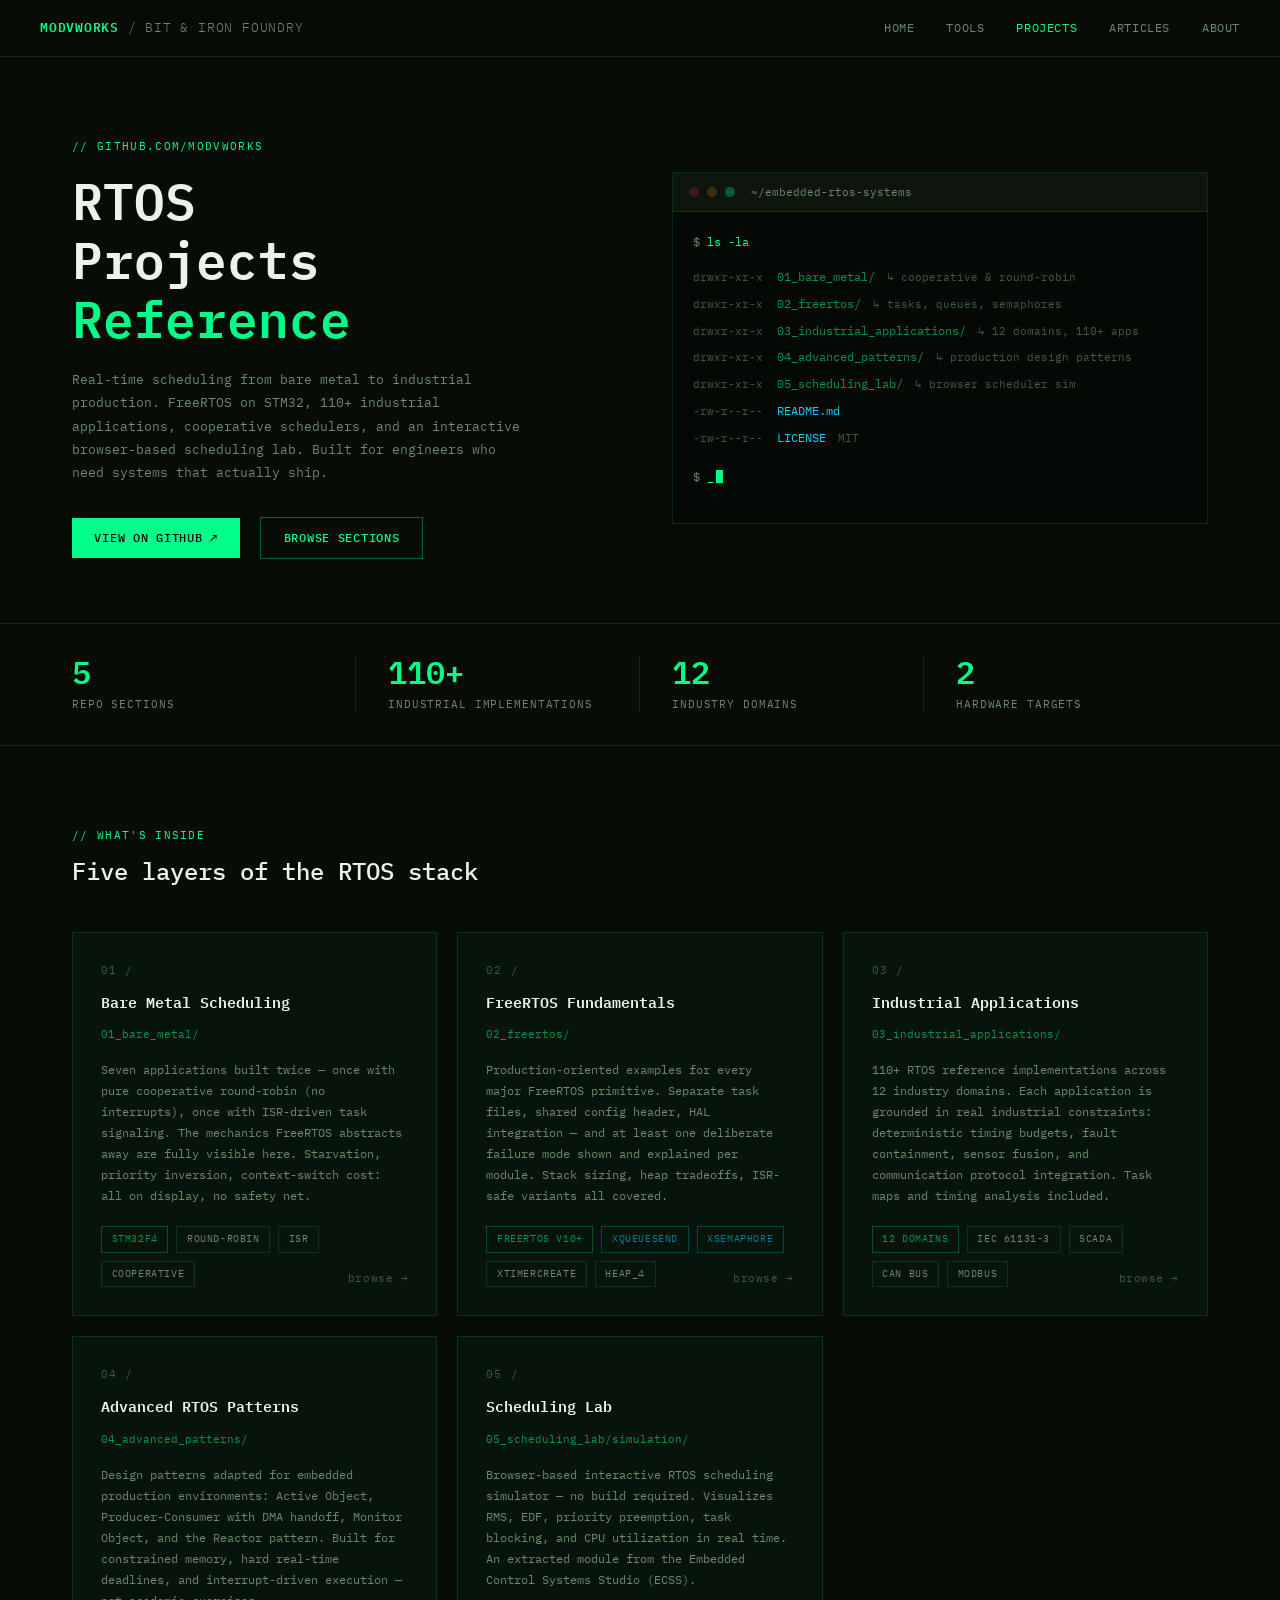
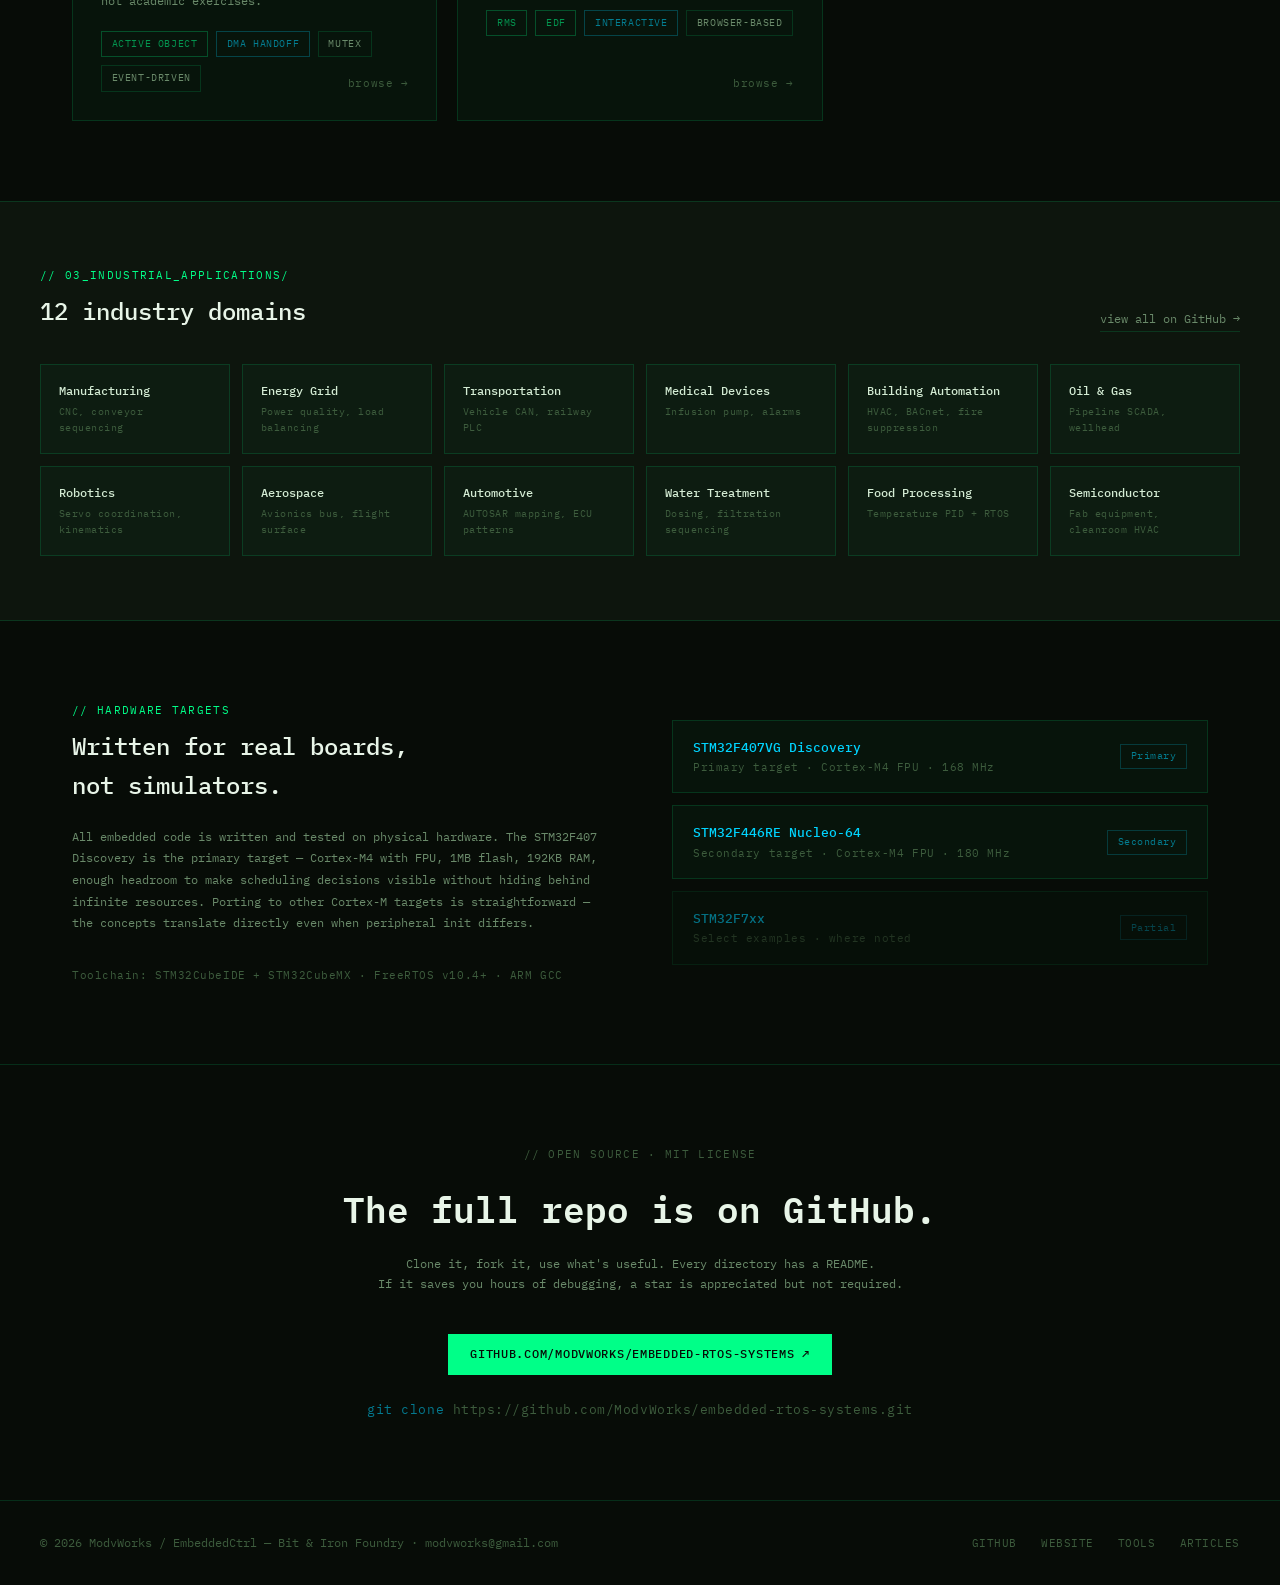
<file: rtos-projects.html>
<!DOCTYPE html>
<html lang="en">
<head>
  <meta charset="UTF-8">
  <meta name="viewport" content="width=device-width, initial-scale=1.0">
  <title>RTOS Projects | ModvWorks</title>
  <meta name="description" content="Real-time scheduling from bare metal to industrial production — FreeRTOS, STM32, 110+ industrial reference implementations by ModvWorks.">
  <link rel="preconnect" href="https://fonts.googleapis.com">
  <link rel="preconnect" href="https://fonts.gstatic.com" crossorigin>
  <link href="https://fonts.googleapis.com/css2?family=IBM+Plex+Mono:wght@300;400;500;600&display=swap" rel="stylesheet">
  <style>
    *, *::before, *::after { box-sizing: border-box; margin: 0; padding: 0; }

    :root {
      --bg:        #070c07;
      --bg-card:   #0d150d;
      --bg-glass:  rgba(0, 255, 136, 0.03);
      --green:     #00ff88;
      --cyan:      #00d4ff;
      --green-dim: rgba(0, 255, 136, 0.55);
      --cyan-dim:  rgba(0, 212, 255, 0.55);
      --border:    rgba(0, 255, 136, 0.14);
      --border-hi: rgba(0, 255, 136, 0.35);
      --text:      #d4ecd4;
      --text-muted:#6a8a6a;
      --text-dim:  #3d5c3d;
      --mono:      'IBM Plex Mono', monospace;
    }

    html { scroll-behavior: smooth; }

    body {
      font-family: var(--mono);
      background: var(--bg);
      color: var(--text);
      font-size: 14px;
      line-height: 1.65;
      min-height: 100vh;
    }

    a { color: inherit; text-decoration: none; }

    /* ── NAV ── */
    nav {
      position: sticky;
      top: 0;
      z-index: 100;
      background: rgba(7, 12, 7, 0.92);
      backdrop-filter: blur(12px);
      border-bottom: 1px solid var(--border);
      padding: 0 2rem;
    }
    .nav-inner {
      max-width: 1200px;
      margin: 0 auto;
      display: flex;
      align-items: center;
      justify-content: space-between;
      height: 56px;
    }
    .nav-logo {
      font-size: 13px;
      font-weight: 600;
      color: var(--green);
      letter-spacing: 0.06em;
      text-transform: uppercase;
    }
    .nav-logo span { color: var(--text-muted); font-weight: 300; }
    .nav-links {
      display: flex;
      gap: 2rem;
      list-style: none;
    }
    .nav-links a {
      font-size: 12px;
      color: var(--text-muted);
      letter-spacing: 0.05em;
      text-transform: uppercase;
      transition: color 0.2s;
    }
    .nav-links a:hover,
    .nav-links a.active { color: var(--green); }

    /* ── LAYOUT ── */
    .container {
      max-width: 1200px;
      margin: 0 auto;
      padding: 0 2rem;
    }

    /* ── HERO ── */
    .hero {
      padding: 5rem 2rem 4rem;
      max-width: 1200px;
      margin: 0 auto;
      display: grid;
      grid-template-columns: 1fr 1fr;
      gap: 4rem;
      align-items: center;
    }
    .hero-eyebrow {
      font-size: 11px;
      letter-spacing: 0.12em;
      text-transform: uppercase;
      color: var(--green);
      margin-bottom: 1rem;
    }
    .hero-title {
      font-size: clamp(2rem, 4vw, 3.25rem);
      font-weight: 600;
      line-height: 1.15;
      color: #e8f5e8;
      margin-bottom: 1.25rem;
    }
    .hero-title em {
      font-style: normal;
      color: var(--green);
    }
    .hero-sub {
      font-size: 13px;
      color: var(--text-muted);
      line-height: 1.8;
      max-width: 460px;
      margin-bottom: 2rem;
    }
    .hero-cta {
      display: inline-flex;
      align-items: center;
      gap: 0.5rem;
      font-size: 12px;
      font-family: var(--mono);
      font-weight: 500;
      letter-spacing: 0.06em;
      text-transform: uppercase;
      color: var(--bg);
      background: var(--green);
      padding: 0.65rem 1.4rem;
      border: none;
      cursor: pointer;
      transition: opacity 0.2s;
    }
    .hero-cta:hover { opacity: 0.85; }
    .hero-cta-ghost {
      background: transparent;
      color: var(--green);
      border: 1px solid var(--border-hi);
      margin-left: 0.75rem;
    }
    .hero-cta-ghost:hover { background: var(--bg-glass); opacity: 1; }

    /* ── TERMINAL ── */
    .terminal {
      background: #050905;
      border: 1px solid var(--border);
      font-size: 12px;
      overflow: hidden;
    }
    .terminal-bar {
      background: #0d150d;
      border-bottom: 1px solid var(--border);
      padding: 0.6rem 1rem;
      display: flex;
      align-items: center;
      gap: 0.5rem;
    }
    .t-dot { width: 10px; height: 10px; border-radius: 50%; }
    .t-dot.r { background: #3d1a1a; }
    .t-dot.y { background: #3d3010; }
    .t-dot.g { background: rgba(0,255,136,0.3); }
    .terminal-path {
      margin-left: 0.5rem;
      font-size: 11px;
      color: var(--text-muted);
    }
    .terminal-body { padding: 1.25rem 1.25rem 1.5rem; }
    .t-cmd { color: var(--text-muted); margin-bottom: 0.75rem; }
    .t-cmd span { color: var(--green); }
    .t-line {
      display: flex;
      align-items: baseline;
      gap: 0.75rem;
      padding: 0.22rem 0.4rem;
      margin: 0 -0.4rem;
      cursor: pointer;
      transition: background 0.15s;
    }
    .t-line:hover { background: rgba(0,255,136,0.05); }
    .t-line:hover .t-name { color: var(--green); }
    .t-perm { color: var(--text-dim); font-size: 11px; min-width: 72px; }
    .t-name { color: var(--cyan); transition: color 0.15s; }
    .t-name.dir { color: var(--green-dim); }
    .t-comment { color: var(--text-dim); font-size: 11px; }
    .t-cursor {
      display: inline-block;
      width: 7px;
      height: 13px;
      background: var(--green);
      animation: blink 1.1s step-end infinite;
      vertical-align: -2px;
      margin-left: 2px;
    }
    @keyframes blink { 50% { opacity: 0; } }

    /* ── STATS ── */
    .stats {
      border-top: 1px solid var(--border);
      border-bottom: 1px solid var(--border);
      padding: 2rem 0;
      margin: 0;
    }
    .stats-inner {
      max-width: 1200px;
      margin: 0 auto;
      padding: 0 2rem;
      display: grid;
      grid-template-columns: repeat(4, 1fr);
      gap: 0;
    }
    .stat {
      padding: 0 2rem;
      border-right: 1px solid var(--border);
    }
    .stat:first-child { padding-left: 0; }
    .stat:last-child { border-right: none; }
    .stat-num {
      font-size: 2rem;
      font-weight: 600;
      color: var(--green);
      line-height: 1;
      margin-bottom: 0.4rem;
    }
    .stat-label {
      font-size: 11px;
      letter-spacing: 0.08em;
      text-transform: uppercase;
      color: var(--text-muted);
    }

    /* ── SECTIONS ── */
    .sections {
      padding: 5rem 2rem;
      max-width: 1200px;
      margin: 0 auto;
    }
    .section-header {
      margin-bottom: 2.5rem;
    }
    .section-eyebrow {
      font-size: 11px;
      letter-spacing: 0.12em;
      text-transform: uppercase;
      color: var(--green);
      margin-bottom: 0.5rem;
    }
    .section-title {
      font-size: 1.5rem;
      font-weight: 500;
      color: #e8f5e8;
    }
    .cards {
      display: grid;
      grid-template-columns: repeat(auto-fit, minmax(340px, 1fr));
      gap: 1.25rem;
    }
    .card {
      background: var(--bg-glass);
      border: 1px solid var(--border);
      padding: 1.75rem;
      transition: border-color 0.2s, background 0.2s;
      position: relative;
    }
    .card:hover {
      border-color: var(--border-hi);
      background: rgba(0, 255, 136, 0.05);
    }
    .card-num {
      font-size: 11px;
      letter-spacing: 0.1em;
      color: var(--text-dim);
      margin-bottom: 0.75rem;
    }
    .card-title {
      font-size: 15px;
      font-weight: 600;
      color: #e8f5e8;
      margin-bottom: 0.6rem;
    }
    .card-path {
      font-size: 11px;
      color: var(--green-dim);
      margin-bottom: 1rem;
    }
    .card-desc {
      font-size: 12px;
      color: var(--text-muted);
      line-height: 1.75;
      margin-bottom: 1.25rem;
    }
    .card-tags {
      display: flex;
      flex-wrap: wrap;
      gap: 0.5rem;
    }
    .tag {
      font-size: 10px;
      letter-spacing: 0.06em;
      text-transform: uppercase;
      padding: 0.25rem 0.6rem;
      border: 1px solid var(--border);
      color: var(--text-muted);
    }
    .tag.green { border-color: rgba(0,255,136,0.25); color: var(--green-dim); }
    .tag.cyan  { border-color: rgba(0,212,255,0.25); color: var(--cyan-dim); }
    .card-link {
      position: absolute;
      bottom: 1.75rem;
      right: 1.75rem;
      font-size: 11px;
      color: var(--text-dim);
      letter-spacing: 0.05em;
      transition: color 0.2s;
    }
    .card:hover .card-link { color: var(--green); }

    /* ── DOMAINS ── */
    .domains {
      background: var(--bg-card);
      border-top: 1px solid var(--border);
      border-bottom: 1px solid var(--border);
      padding: 4rem 2rem;
    }
    .domains-inner {
      max-width: 1200px;
      margin: 0 auto;
    }
    .domains-header {
      display: flex;
      justify-content: space-between;
      align-items: flex-end;
      margin-bottom: 2rem;
    }
    .domains-grid {
      display: grid;
      grid-template-columns: repeat(auto-fit, minmax(180px, 1fr));
      gap: 0.75rem;
    }
    .domain-card {
      border: 1px solid var(--border);
      padding: 1rem 1.1rem;
      background: var(--bg-glass);
      transition: border-color 0.2s, background 0.2s;
      cursor: default;
    }
    .domain-card:hover {
      border-color: var(--border-hi);
      background: rgba(0, 255, 136, 0.04);
    }
    .domain-name {
      font-size: 12px;
      font-weight: 500;
      color: var(--text);
      margin-bottom: 0.2rem;
    }
    .domain-count {
      font-size: 10px;
      color: var(--text-dim);
      letter-spacing: 0.05em;
    }

    /* ── HARDWARE ── */
    .hardware {
      padding: 5rem 2rem;
      max-width: 1200px;
      margin: 0 auto;
      display: grid;
      grid-template-columns: 1fr 1fr;
      gap: 4rem;
      align-items: center;
    }
    .hw-label {
      font-size: 11px;
      letter-spacing: 0.12em;
      text-transform: uppercase;
      color: var(--green);
      margin-bottom: 0.5rem;
    }
    .hw-title {
      font-size: 1.5rem;
      font-weight: 500;
      color: #e8f5e8;
      margin-bottom: 1.25rem;
    }
    .hw-desc {
      font-size: 12px;
      color: var(--text-muted);
      line-height: 1.8;
      margin-bottom: 2rem;
    }
    .hw-boards {
      display: flex;
      flex-direction: column;
      gap: 0.75rem;
    }
    .hw-board {
      display: flex;
      align-items: center;
      justify-content: space-between;
      border: 1px solid var(--border);
      padding: 1rem 1.25rem;
      background: var(--bg-glass);
    }
    .hw-board-name {
      font-size: 13px;
      font-weight: 500;
      color: var(--cyan);
    }
    .hw-board-role {
      font-size: 11px;
      color: var(--text-dim);
      letter-spacing: 0.05em;
    }
    .hw-board-chip {
      font-size: 10px;
      padding: 0.2rem 0.6rem;
      border: 1px solid rgba(0,212,255,0.2);
      color: var(--cyan-dim);
      letter-spacing: 0.05em;
    }

    /* ── GITHUB CTA ── */
    .gh-cta {
      padding: 5rem 2rem;
      text-align: center;
      border-top: 1px solid var(--border);
    }
    .gh-cta-eyebrow {
      font-size: 11px;
      letter-spacing: 0.12em;
      text-transform: uppercase;
      color: var(--text-dim);
      margin-bottom: 1rem;
    }
    .gh-cta-title {
      font-size: clamp(1.5rem, 3vw, 2.25rem);
      font-weight: 600;
      color: #e8f5e8;
      margin-bottom: 1rem;
    }
    .gh-cta-sub {
      font-size: 12px;
      color: var(--text-muted);
      margin-bottom: 2.5rem;
    }
    .gh-url {
      font-size: 13px;
      color: var(--text-dim);
      margin-top: 1.5rem;
      letter-spacing: 0.04em;
    }
    .gh-url span { color: var(--cyan-dim); }

    /* ── FOOTER ── */
    footer {
      border-top: 1px solid var(--border);
      padding: 2rem;
      text-align: center;
    }
    .footer-inner {
      max-width: 1200px;
      margin: 0 auto;
      display: flex;
      justify-content: space-between;
      align-items: center;
      flex-wrap: wrap;
      gap: 1rem;
    }
    .footer-brand {
      font-size: 12px;
      color: var(--text-dim);
    }
    .footer-links {
      display: flex;
      gap: 1.5rem;
    }
    .footer-links a {
      font-size: 11px;
      letter-spacing: 0.05em;
      text-transform: uppercase;
      color: var(--text-dim);
      transition: color 0.2s;
    }
    .footer-links a:hover { color: var(--green); }

    /* ── RESPONSIVE ── */
    @media (max-width: 768px) {
      .hero { grid-template-columns: 1fr; gap: 2.5rem; padding: 3rem 1.25rem 2rem; }
      .stats-inner { grid-template-columns: repeat(2, 1fr); }
      .stat { border-right: none; border-bottom: 1px solid var(--border); padding: 1rem 0; }
      .stat:nth-child(odd) { padding-right: 1rem; }
      .hardware { grid-template-columns: 1fr; gap: 2rem; }
      .domains-header { flex-direction: column; align-items: flex-start; gap: 0.5rem; }
      nav { padding: 0 1.25rem; }
      .nav-links { display: none; }
    }
  </style>
</head>
<body>

<!-- NAV -->
<nav>
  <div class="nav-inner">
    <a href="/" class="nav-logo">ModvWorks <span>/ Bit &amp; Iron Foundry</span></a>
    <ul class="nav-links">
      <li><a href="/">Home</a></li>
      <li><a href="/tools/">Tools</a></li>
      <li><a href="/projects/" class="active">Projects</a></li>
      <li><a href="/articles/">Articles</a></li>
      <li><a href="/about/">About</a></li>
    </ul>
  </div>
</nav>

<!-- HERO -->
<section>
  <div class="hero">
    <div>
      <p class="hero-eyebrow">// github.com/ModvWorks</p>
      <h1 class="hero-title">
        RTOS<br>Projects<br><em>Reference</em>
      </h1>
      <p class="hero-sub">
        Real-time scheduling from bare metal to industrial production.
        FreeRTOS on STM32, 110+ industrial applications, cooperative
        schedulers, and an interactive browser-based scheduling lab.
        Built for engineers who need systems that actually ship.
      </p>
      <div>
        <a href="https://github.com/ModvWorks/embedded-rtos-systems"
           target="_blank" rel="noopener" class="hero-cta">
          View on GitHub ↗
        </a>
        <a href="#sections" class="hero-cta hero-cta-ghost">
          Browse sections
        </a>
      </div>
    </div>

    <!-- TERMINAL -->
    <div class="terminal">
      <div class="terminal-bar">
        <div class="t-dot r"></div>
        <div class="t-dot y"></div>
        <div class="t-dot g"></div>
        <span class="terminal-path">~/embedded-rtos-systems</span>
      </div>
      <div class="terminal-body">
        <p class="t-cmd">$ <span>ls -la</span></p>

        <a href="#bare-metal" class="t-line">
          <span class="t-perm">drwxr-xr-x</span>
          <span class="t-name dir">01_bare_metal/</span>
          <span class="t-comment">↳ cooperative &amp; round-robin</span>
        </a>
        <a href="#freertos" class="t-line">
          <span class="t-perm">drwxr-xr-x</span>
          <span class="t-name dir">02_freertos/</span>
          <span class="t-comment">↳ tasks, queues, semaphores</span>
        </a>
        <a href="#industrial" class="t-line">
          <span class="t-perm">drwxr-xr-x</span>
          <span class="t-name dir">03_industrial_applications/</span>
          <span class="t-comment">↳ 12 domains, 110+ apps</span>
        </a>
        <a href="#patterns" class="t-line">
          <span class="t-perm">drwxr-xr-x</span>
          <span class="t-name dir">04_advanced_patterns/</span>
          <span class="t-comment">↳ production design patterns</span>
        </a>
        <a href="#lab" class="t-line">
          <span class="t-perm">drwxr-xr-x</span>
          <span class="t-name dir">05_scheduling_lab/</span>
          <span class="t-comment">↳ browser scheduler sim</span>
        </a>
        <div class="t-line" style="cursor:default;">
          <span class="t-perm">-rw-r--r--</span>
          <span class="t-name">README.md</span>
        </div>
        <div class="t-line" style="cursor:default;">
          <span class="t-perm">-rw-r--r--</span>
          <span class="t-name">LICENSE</span>
          <span class="t-comment">MIT</span>
        </div>

        <p class="t-cmd" style="margin-top: 1rem;">$ <span>_</span><span class="t-cursor"></span></p>
      </div>
    </div>
  </div>
</section>

<!-- STATS -->
<div class="stats">
  <div class="stats-inner">
    <div class="stat">
      <div class="stat-num">5</div>
      <div class="stat-label">repo sections</div>
    </div>
    <div class="stat">
      <div class="stat-num">110+</div>
      <div class="stat-label">industrial implementations</div>
    </div>
    <div class="stat">
      <div class="stat-num">12</div>
      <div class="stat-label">industry domains</div>
    </div>
    <div class="stat">
      <div class="stat-num">2</div>
      <div class="stat-label">hardware targets</div>
    </div>
  </div>
</div>

<!-- SECTION CARDS -->
<div class="sections" id="sections">
  <div class="section-header">
    <p class="section-eyebrow">// what's inside</p>
    <h2 class="section-title">Five layers of the RTOS stack</h2>
  </div>
  <div class="cards">

    <div class="card" id="bare-metal">
      <div class="card-num">01 /</div>
      <div class="card-title">Bare Metal Scheduling</div>
      <div class="card-path">01_bare_metal/</div>
      <p class="card-desc">
        Seven applications built twice — once with pure cooperative round-robin
        (no interrupts), once with ISR-driven task signaling. The mechanics
        FreeRTOS abstracts away are fully visible here. Starvation, priority
        inversion, context-switch cost: all on display, no safety net.
      </p>
      <div class="card-tags">
        <span class="tag green">STM32F4</span>
        <span class="tag">round-robin</span>
        <span class="tag">ISR</span>
        <span class="tag">cooperative</span>
      </div>
      <a class="card-link"
         href="https://github.com/ModvWorks/embedded-rtos-systems/tree/main/01_bare_metal"
         target="_blank" rel="noopener">
        browse →
      </a>
    </div>

    <div class="card" id="freertos">
      <div class="card-num">02 /</div>
      <div class="card-title">FreeRTOS Fundamentals</div>
      <div class="card-path">02_freertos/</div>
      <p class="card-desc">
        Production-oriented examples for every major FreeRTOS primitive.
        Separate task files, shared config header, HAL integration —
        and at least one deliberate failure mode shown and explained per module.
        Stack sizing, heap tradeoffs, ISR-safe variants all covered.
      </p>
      <div class="card-tags">
        <span class="tag green">FreeRTOS v10+</span>
        <span class="tag cyan">xQueueSend</span>
        <span class="tag cyan">xSemaphore</span>
        <span class="tag">xTimerCreate</span>
        <span class="tag">heap_4</span>
      </div>
      <a class="card-link"
         href="https://github.com/ModvWorks/embedded-rtos-systems/tree/main/02_freertos"
         target="_blank" rel="noopener">
        browse →
      </a>
    </div>

    <div class="card" id="industrial">
      <div class="card-num">03 /</div>
      <div class="card-title">Industrial Applications</div>
      <div class="card-path">03_industrial_applications/</div>
      <p class="card-desc">
        110+ RTOS reference implementations across 12 industry domains.
        Each application is grounded in real industrial constraints: deterministic
        timing budgets, fault containment, sensor fusion, and communication
        protocol integration. Task maps and timing analysis included.
      </p>
      <div class="card-tags">
        <span class="tag green">12 domains</span>
        <span class="tag">IEC 61131-3</span>
        <span class="tag">SCADA</span>
        <span class="tag">CAN bus</span>
        <span class="tag">Modbus</span>
      </div>
      <a class="card-link"
         href="https://github.com/ModvWorks/embedded-rtos-systems/tree/main/03_industrial_applications"
         target="_blank" rel="noopener">
        browse →
      </a>
    </div>

    <div class="card" id="patterns">
      <div class="card-num">04 /</div>
      <div class="card-title">Advanced RTOS Patterns</div>
      <div class="card-path">04_advanced_patterns/</div>
      <p class="card-desc">
        Design patterns adapted for embedded production environments:
        Active Object, Producer-Consumer with DMA handoff, Monitor Object,
        and the Reactor pattern. Built for constrained memory, hard real-time
        deadlines, and interrupt-driven execution — not academic exercises.
      </p>
      <div class="card-tags">
        <span class="tag green">Active Object</span>
        <span class="tag cyan">DMA handoff</span>
        <span class="tag">mutex</span>
        <span class="tag">event-driven</span>
      </div>
      <a class="card-link"
         href="https://github.com/ModvWorks/embedded-rtos-systems/tree/main/04_advanced_patterns"
         target="_blank" rel="noopener">
        browse →
      </a>
    </div>

    <div class="card" id="lab">
      <div class="card-num">05 /</div>
      <div class="card-title">Scheduling Lab</div>
      <div class="card-path">05_scheduling_lab/simulation/</div>
      <p class="card-desc">
        Browser-based interactive RTOS scheduling simulator — no build required.
        Visualizes RMS, EDF, priority preemption, task blocking, and CPU
        utilization in real time. An extracted module from the
        Embedded Control Systems Studio (ECSS).
      </p>
      <div class="card-tags">
        <span class="tag green">RMS</span>
        <span class="tag green">EDF</span>
        <span class="tag cyan">interactive</span>
        <span class="tag">browser-based</span>
      </div>
      <a class="card-link"
         href="https://github.com/ModvWorks/embedded-rtos-systems/tree/main/05_scheduling_lab"
         target="_blank" rel="noopener">
        browse →
      </a>
    </div>

  </div>
</div>

<!-- INDUSTRIAL DOMAINS -->
<div class="domains">
  <div class="domains-inner">
    <div class="domains-header">
      <div>
        <p class="section-eyebrow">// 03_industrial_applications/</p>
        <h2 class="section-title">12 industry domains</h2>
      </div>
      <a href="https://github.com/ModvWorks/embedded-rtos-systems/tree/main/03_industrial_applications"
         target="_blank" rel="noopener"
         style="font-size:12px; color: var(--text-muted); border-bottom: 1px solid var(--border); padding-bottom: 2px;">
        view all on GitHub →
      </a>
    </div>
    <div class="domains-grid">
      <div class="domain-card">
        <div class="domain-name">Manufacturing</div>
        <div class="domain-count">CNC, conveyor sequencing</div>
      </div>
      <div class="domain-card">
        <div class="domain-name">Energy Grid</div>
        <div class="domain-count">Power quality, load balancing</div>
      </div>
      <div class="domain-card">
        <div class="domain-name">Transportation</div>
        <div class="domain-count">Vehicle CAN, railway PLC</div>
      </div>
      <div class="domain-card">
        <div class="domain-name">Medical Devices</div>
        <div class="domain-count">Infusion pump, alarms</div>
      </div>
      <div class="domain-card">
        <div class="domain-name">Building Automation</div>
        <div class="domain-count">HVAC, BACnet, fire suppression</div>
      </div>
      <div class="domain-card">
        <div class="domain-name">Oil &amp; Gas</div>
        <div class="domain-count">Pipeline SCADA, wellhead</div>
      </div>
      <div class="domain-card">
        <div class="domain-name">Robotics</div>
        <div class="domain-count">Servo coordination, kinematics</div>
      </div>
      <div class="domain-card">
        <div class="domain-name">Aerospace</div>
        <div class="domain-count">Avionics bus, flight surface</div>
      </div>
      <div class="domain-card">
        <div class="domain-name">Automotive</div>
        <div class="domain-count">AUTOSAR mapping, ECU patterns</div>
      </div>
      <div class="domain-card">
        <div class="domain-name">Water Treatment</div>
        <div class="domain-count">Dosing, filtration sequencing</div>
      </div>
      <div class="domain-card">
        <div class="domain-name">Food Processing</div>
        <div class="domain-count">Temperature PID + RTOS</div>
      </div>
      <div class="domain-card">
        <div class="domain-name">Semiconductor</div>
        <div class="domain-count">Fab equipment, cleanroom HVAC</div>
      </div>
    </div>
  </div>
</div>

<!-- HARDWARE -->
<section>
  <div class="hardware">
    <div>
      <p class="hw-label">// hardware targets</p>
      <h2 class="hw-title">Written for real boards,<br>not simulators.</h2>
      <p class="hw-desc">
        All embedded code is written and tested on physical hardware.
        The STM32F407 Discovery is the primary target — Cortex-M4 with FPU,
        1MB flash, 192KB RAM, enough headroom to make scheduling decisions
        visible without hiding behind infinite resources.
        Porting to other Cortex-M targets is straightforward — the concepts
        translate directly even when peripheral init differs.
      </p>
      <p style="font-size:11px; color:var(--text-dim); letter-spacing:0.05em;">
        Toolchain: STM32CubeIDE + STM32CubeMX · FreeRTOS v10.4+ · ARM GCC
      </p>
    </div>
    <div class="hw-boards">
      <div class="hw-board">
        <div>
          <div class="hw-board-name">STM32F407VG Discovery</div>
          <div class="hw-board-role">Primary target · Cortex-M4 FPU · 168 MHz</div>
        </div>
        <span class="hw-board-chip">Primary</span>
      </div>
      <div class="hw-board">
        <div>
          <div class="hw-board-name">STM32F446RE Nucleo-64</div>
          <div class="hw-board-role">Secondary target · Cortex-M4 FPU · 180 MHz</div>
        </div>
        <span class="hw-board-chip">Secondary</span>
      </div>
      <div class="hw-board" style="opacity:0.5;">
        <div>
          <div class="hw-board-name">STM32F7xx</div>
          <div class="hw-board-role">Select examples · where noted</div>
        </div>
        <span class="hw-board-chip">Partial</span>
      </div>
    </div>
  </div>
</section>

<!-- GITHUB CTA -->
<div class="gh-cta">
  <p class="gh-cta-eyebrow">// open source · MIT license</p>
  <h2 class="gh-cta-title">The full repo is on GitHub.</h2>
  <p class="gh-cta-sub">
    Clone it, fork it, use what's useful. Every directory has a README.<br>
    If it saves you hours of debugging, a star is appreciated but not required.
  </p>
  <a href="https://github.com/ModvWorks/embedded-rtos-systems"
     target="_blank" rel="noopener" class="hero-cta">
    github.com/ModvWorks/embedded-rtos-systems ↗
  </a>
  <p class="gh-url">
    <span>git clone</span> https://github.com/ModvWorks/embedded-rtos-systems.git
  </p>
</div>

<!-- FOOTER -->
<footer>
  <div class="footer-inner">
    <span class="footer-brand">
      © 2026 ModvWorks / EmbeddedCtrl — Bit &amp; Iron Foundry ·
      <a href="mailto:modvworks@gmail.com" style="color:var(--text-dim);">modvworks@gmail.com</a>
    </span>
    <div class="footer-links">
      <a href="https://github.com/ModvWorks" target="_blank" rel="noopener">GitHub</a>
      <a href="/">Website</a>
      <a href="/tools/">Tools</a>
      <a href="/articles/">Articles</a>
    </div>
  </div>
</footer>

</body>
</html>
</file>
